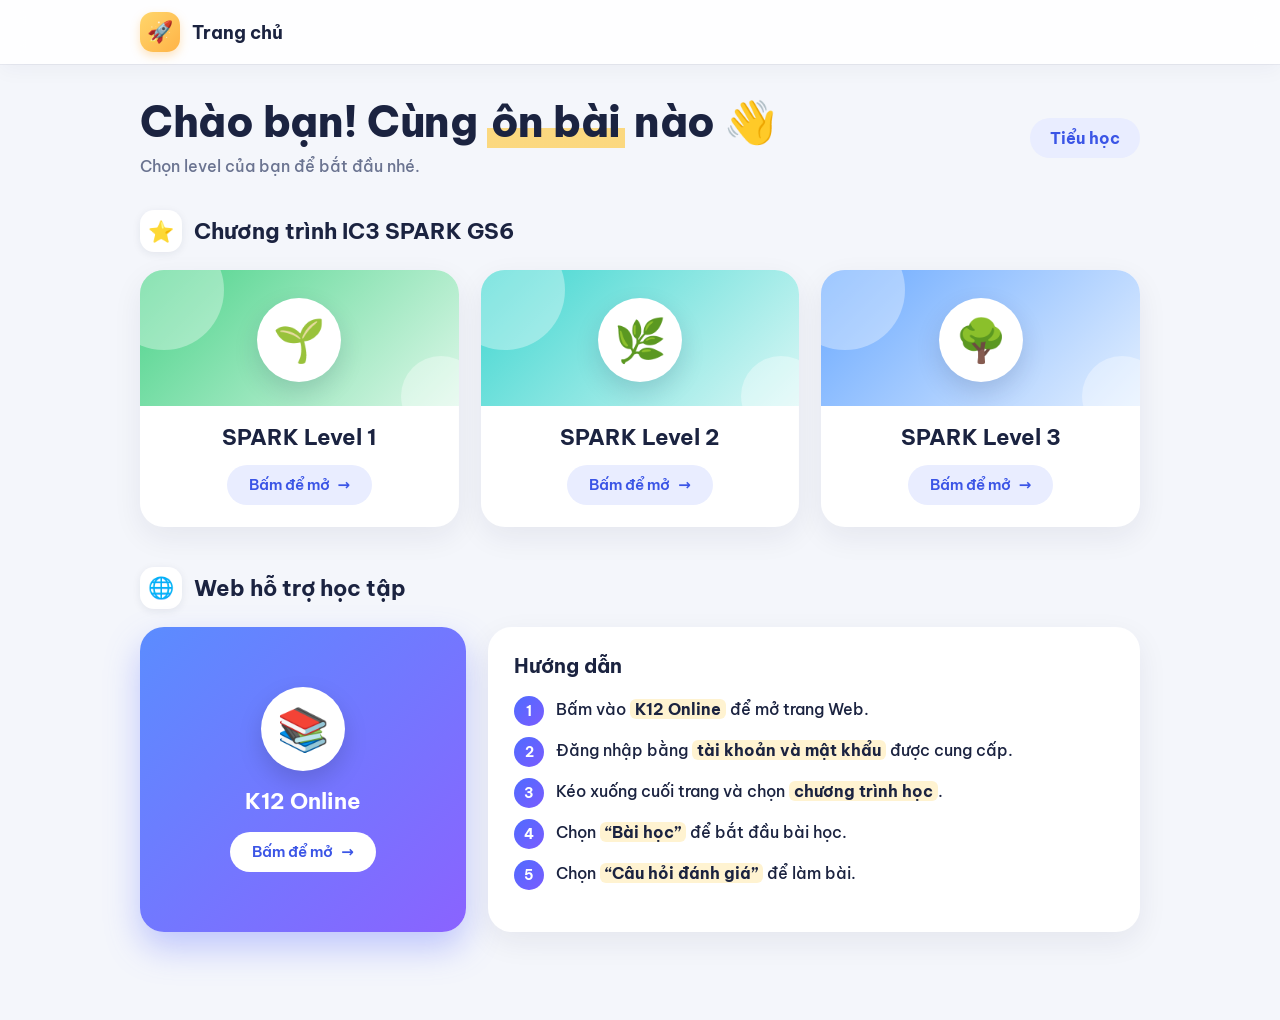
<file: index.html>
<!DOCTYPE html>
<html lang="vi">
<head>
<meta charset="utf-8">
<meta name="viewport" content="width=device-width,initial-scale=1">
<title>Trang chủ</title>
<link rel="preconnect" href="https://fonts.googleapis.com">
<link rel="preconnect" href="https://fonts.gstatic.com" crossorigin>
<link href="https://fonts.googleapis.com/css2?family=Be+Vietnam+Pro:wght@400;500;600;700;800&display=swap" rel="stylesheet">
<link rel="stylesheet" href="index.css?v=1">
</head>
<body>
<div class="topbar"><div class="wrap"><a href="#/"><span id="siteIcon"></span><span id="siteTitle"></span></a></div></div>
<main class="wrap" id="app"><div class="empty">Đang tải…</div></main>
<script>
const esc=s=>String(s??'').replace(/[&<>"']/g,c=>({'&':'&amp;','<':'&lt;','>':'&gt;','"':'&quot;',"'":'&#39;'}[c]));
const safeUrl=u=>/^(https?:\/\/|quiz\.html\?|flashcard\.html\?)/i.test(u||'')?u:'';
const md=s=>esc(s).replace(/\*\*(.+?)\*\*/g,'<b>$1</b>');
let D,cur=0;

function render(){
  document.getElementById('siteIcon').textContent=D.siteIcon||'';
  document.getElementById('siteTitle').textContent=D.siteTitle||'';
  document.title=D.siteTitle||'Trang chủ';
  const groups=D.groups||[], g=groups[cur]||{programs:[]};

  let h=`<section class="hero"><div><h1>Chào bạn! Cùng <mark>ôn bài</mark> nào 👋</h1><p>Chọn level của bạn để bắt đầu nhé.</p></div>`;
  if(groups.length>1) h+=`<div class="tabs" role="group" aria-label="Chọn cấp học">${groups.map((x,j)=>`<button class="tab" data-g="${j}" aria-pressed="${j===cur}">${esc(x.name)}</button>`).join('')}</div>`;
  else if(groups.length===1) h+=`<span class="badge-group">${esc(g.name)}</span>`;
  h+=`</section>`;

  const progs=g.programs||[];
  progs.forEach((p,i)=>{
    h+=`<section class="prog"><div class="sec-head"><h2><span class="sico">${esc(p.icon)}</span>${esc(p.title)}</h2></div><div class="levels">`;
    h+=(p.levels||[]).map((l,li)=>{
      return `<a class="level ${esc(l.color)}" href="#/${cur}/${i}/${li}">
        <div class="top"><div class="ico">${esc(l.icon)}</div></div>
        <div class="body"><h3>${esc(l.name)}</h3><span class="go">Bấm để mở <i>→</i></span></div></a>`;
    }).join('')+`</div></section>`;
  });
  if(!progs.length&&groups.length) h+=`<div class="empty">Chưa có chương trình nào.</div>`;

  // ---- Web hỗ trợ học tập (K12 Online) ----
  const sp=D.support;
  if(sp&&(sp.cardName||(sp.steps||[]).length)){
    const url=safeUrl(sp.cardUrl), vid=safeUrl(sp.videoUrl);
    const card=`<${url?'a':'div'} class="k12"${url?` href="${esc(url)}" target="_blank" rel="noopener noreferrer" referrerpolicy="no-referrer"`:''}>
        <div class="ico">${esc(sp.cardIcon||'📚')}</div><b>${esc(sp.cardName)}</b>
        ${url?'<span class="go">Bấm để mở <i>→</i></span>':''}</${url?'a':'div'}>`;
    const steps=(sp.steps||[]).map(t=>`<li><span>${md(t)}</span></li>`).join('');
    const pw=sp.password?`<div class="pw"><span>${esc(sp.passwordLabel||'Mật khẩu:')}</span><code id="pwText">${esc(sp.password)}</code><button class="copy" id="pwCopy" type="button">Sao chép</button></div>`:'';
    const video=vid?`<div class="vid"><a href="${esc(vid)}" target="_blank" rel="noopener">▶ ${esc(sp.videoText||'Xem video hướng dẫn')}</a></div>`:'';
    h+=`<section class="prog"><div class="sec-head"><h2><span class="sico">${esc(sp.icon||'🌐')}</span>${esc(sp.title||'Web hỗ trợ học tập')}</h2></div>
      <div class="support">${card}<div class="guide"><h3>${esc(sp.guideTitle||'Hướng dẫn')}</h3><ol>${steps}</ol>${pw}${video}</div></div></section>`;
  }

  document.getElementById('app').innerHTML=h;

  const cb=document.getElementById('pwCopy');
  if(cb) cb.onclick=()=>{
    const t=document.getElementById('pwText').textContent;
    const done=()=>{cb.textContent='Đã chép ✓';setTimeout(()=>cb.textContent='Sao chép',1500)};
    if(navigator.clipboard&&navigator.clipboard.writeText) navigator.clipboard.writeText(t).then(done,done);
    else{const r=document.createRange();r.selectNodeContents(document.getElementById('pwText'));const se=getSelection();se.removeAllRanges();se.addRange(r);try{document.execCommand('copy')}catch(e){}done()}
  };

  document.querySelectorAll('.tab').forEach(b=>b.onclick=()=>{cur=+b.dataset.g;render()});
}

// Dữ liệu cũ (reviews) vẫn đọc được: chuyển thành 1 chủ đề không tên
const legacy=l=>(l.reviews&&l.reviews.length)?[{title:'',lessons:l.reviews.map((r,n)=>({nums:String(n+1),name:r.name,lessonUrl:'',reviewUrl:r.url}))}]:[];
const btn=(u,cls,label,back)=>{u=safeUrl(u);if(u&&back&&/^quiz\.html\?/i.test(u))u+='&b='+back;return u?`<a class="lb ${cls}" href="${esc(u)}"${/^https?:/i.test(u)?' target="_blank" rel="noopener"':''}>${label}</a>`:`<span class="lb off">${label}</span>`};
function renderReview(gi,pi,li){
  const l=(((D.groups[gi]||{}).programs||[])[pi]||{}).levels?.[li];
  if(!l){location.hash='#/';return}
  const topics=l.topics||legacy(l),doc=safeUrl(l.docUrl),col=esc(l.color||'blue');
  const rows=t=>(t.lessons||[]).map(s=>`<div class="lrow"><span class="lnum">${esc(s.nums)}</span><span class="lname">${esc(s.name)}</span><div class="lbtns">${btn(s.lessonUrl,'les','Thẻ ghi nhớ')}${btn(s.reviewUrl,'rev','Ôn tập',gi+'/'+pi+'/'+li)}</div></div>`).join('')||'<div class="empty">Chưa có bài nào.</div>';
  document.getElementById('app').innerHTML=`<div class="navrow"><a class="back" href="#/">← Quay lại</a>${doc?`<a class="back" href="${esc(doc)}" target="_blank" rel="noopener">📄 Tài liệu</a>`:''}</div>
    <div class="banner ${col}"><div class="bmain"><div class="ico">${esc(l.icon||'📝')}</div><h1>${esc(l.reviewTitle||l.name)}</h1></div></div>`
  +(topics.length?topics.map(t=>`<section class="topic">${t.title?`<h2>${esc(t.title)}</h2>`:''}<div class="lrows ${col}">${rows(t)}</div></section>`).join(''):'<div class="empty">Chưa có bài nào.</div>');
}

function setBrand(){
  document.getElementById('siteIcon').textContent=D.siteIcon||'';
  document.getElementById('siteTitle').textContent=D.siteTitle||'';
  document.title=D.siteTitle||'Trang chủ';
}
function route(){
  setBrand();
  const m=location.hash.match(/^#\/(\d+)\/(\d+)\/(\d+)$/);
  if(m){cur=+m[1];renderReview(+m[1],+m[2],+m[3])}else render();
  window.scrollTo(0,0);
}
window.addEventListener('hashchange',()=>D&&route());
const sc=document.createElement('script');
sc.src='data.js?v='+Date.now();
sc.onload=()=>{D=window.SITE_DATA;route()};
sc.onerror=()=>document.getElementById('app').innerHTML='<div class="empty">Không tải được dữ liệu (data.js).</div>';
document.body.appendChild(sc);
</script>
</body>
</html>
</file>
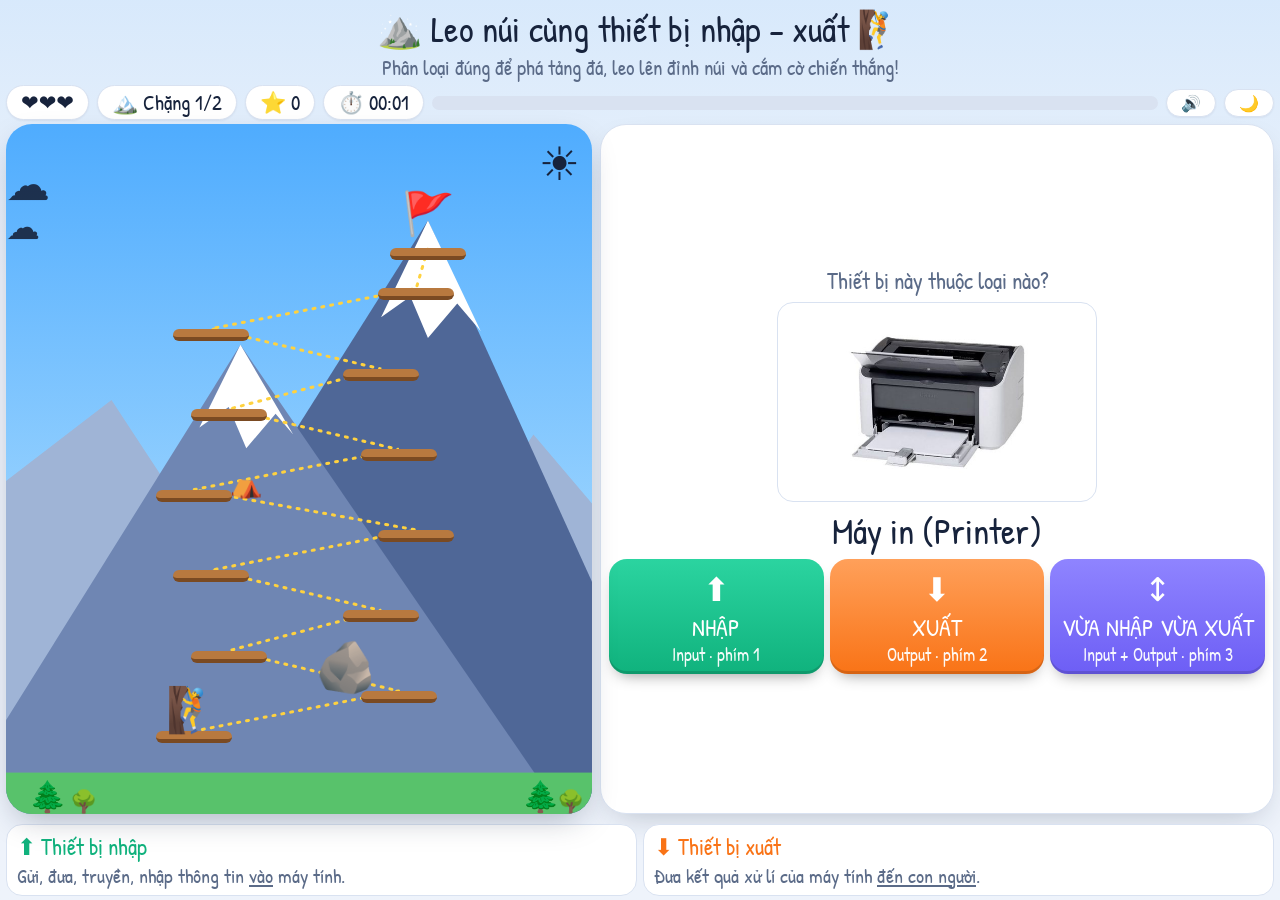
<file: climbing.html>
<!DOCTYPE html>
<html lang="vi">
<head>
<meta charset="UTF-8">
<meta name="viewport" content="width=device-width, initial-scale=1, viewport-fit=cover">
<link rel="preconnect" href="https://fonts.googleapis.com">
<link rel="preconnect" href="https://fonts.gstatic.com" crossorigin>
<link href="https://fonts.googleapis.com/css2?family=Patrick+Hand&display=swap&subset=vietnamese" rel="stylesheet">
<title>Leo núi cùng thiết bị nhập – xuất</title>
<style>
:root{--bg:#eef3fb;--card:#ffffff;--tx:#17233c;--mu:#5b6b88;--bd:#17233c;--line:#d9e2f1;--in:#10b27d;--out:#f97316;--both:#6d5ef5;--s1:#4facfe;--s2:#c9ecff;--m1:#9fb4d6;--m2:#6f86b3;--m3:#4f6797;--snow:#fff;--gr:#58c26b;
box-sizing:border-box;padding-top:env(safe-area-inset-top,0px);padding-bottom:env(safe-area-inset-bottom,0px)}
@media (prefers-color-scheme:dark){:root:not([data-theme="light"]){--bg:#0f1729;--card:#18223a;--tx:#eaf0ff;--mu:#9fb0d3;--bd:#0b1020;--line:#2a3757;--s1:#1b2a66;--s2:#5a4a9c;--m1:#5d6a9c;--m2:#43508a;--m3:#2f3a6e;--snow:#e6ecff;--gr:#2f8f4e;color-scheme:dark}}
:root[data-theme="dark"]{--bg:#0f1729;--card:#18223a;--tx:#eaf0ff;--mu:#9fb0d3;--bd:#0b1020;--line:#2a3757;--s1:#1b2a66;--s2:#5a4a9c;--m1:#5d6a9c;--m2:#43508a;--m3:#2f3a6e;--snow:#e6ecff;--gr:#2f8f4e;color-scheme:dark}
*{box-sizing:border-box}
html,body{margin:0}
body{background:var(--bg);color:var(--tx);font-family:"Patrick Hand","Comic Sans MS","Trebuchet MS",system-ui,sans-serif;min-height:100vh;overflow-x:hidden}
.wrap{max-width:none;margin:0 auto;padding:4px 6px;display:flex;flex-direction:column;height:max(560px,calc(100vh - env(safe-area-inset-top,0px) - env(safe-area-inset-bottom,0px)))}
@supports(height:100dvh){.wrap{height:max(560px,calc(100dvh - env(safe-area-inset-top,0px) - env(safe-area-inset-bottom,0px)))}}
.main{display:grid;grid-template-columns:minmax(0,1fr) minmax(0,1.15fr);gap:8px;align-items:stretch;grid-template-rows:minmax(0,1fr);flex:1 1 0;min-height:0;margin-bottom:4px}
.main .scene{height:100%}
.main .card{margin-top:0;height:100%;min-height:0;overflow:hidden;display:flex;flex-direction:column;justify-content:center}
@media(max-width:820px){.main{grid-template-columns:1fr;grid-template-rows:none;gap:0;margin-bottom:0}.main .scene{height:340px}.main .card{margin-top:8px;height:auto;overflow:visible}}
h1{font-size:2.28rem;margin:0;text-align:center;letter-spacing:.5px}
h1 span{display:inline-block;animation:bob 2s ease-in-out infinite}
.sub{text-align:center;color:var(--mu);margin:0 0 3px;font-size:1.32rem}
.hud{display:flex;gap:8px;flex-wrap:wrap;justify-content:space-between;align-items:center;margin-bottom:4px}
.pill{background:var(--card);border:3px solid var(--bd);border-radius:99px;padding:1px 12px;font-weight:800;font-size:1.32rem;box-shadow:0 3px 0 var(--bd)}
.meter{flex:1;min-width:120px;height:20px;border:3px solid var(--bd);border-radius:99px;background:var(--card);overflow:hidden;box-shadow:0 3px 0 var(--bd)}
.meter i{display:block;height:100%;width:0;background:linear-gradient(90deg,#ffd23f,#ff7a2f);transition:width .7s}
.snd{cursor:pointer;font:inherit}
.scene{position:relative;height:400px;border-radius:22px;overflow:hidden;border:4px solid var(--bd);box-shadow:0 6px 0 var(--bd);background:linear-gradient(var(--s1),var(--s2))}
.scene.shake{animation:shake .5s}
.scene svg{position:absolute;inset:0;width:100%;height:100%}
.cloud{position:absolute;font-size:44px;opacity:.9;animation:drift linear infinite}
.sun{position:absolute;right:12px;top:8px;font-size:46px;animation:spin 20s linear infinite}
.sp{position:absolute;line-height:1;transform:translate(-50%,-100%);transition:left .8s cubic-bezier(.3,1.4,.5,1),top .8s cubic-bezier(.3,1.4,.5,1),transform .5s,opacity .5s;z-index:3}
.ledge{position:absolute;width:76px;height:12px;border-radius:8px;background:#b8793f;border-bottom:4px solid #7a4a22;transform:translate(-50%,0);z-index:1}
.tree{position:absolute;font-size:30px;bottom:-2px;z-index:2}
#climber{font-size:44px}
#climber.up{animation:hop .8s}
#boulder{font-size:50px;animation:bob 1.5s ease-in-out infinite}
#boulder.gone{transform:translate(-50%,-100%) scale(.1) rotate(300deg);opacity:0}
#flag{font-size:42px;animation:wave 1s ease-in-out infinite alternate}
.pt{position:absolute;z-index:5;font-size:22px;pointer-events:none;animation:burst .9s ease-out forwards}
.cf{position:fixed;top:-30px;z-index:50;font-size:24px;pointer-events:none;animation:fall 3s linear forwards}
.combo{position:absolute;left:10px;top:10px;z-index:6;background:#ff7a2f;color:#fff;font-weight:900;border:3px solid var(--bd);border-radius:14px;padding:2px 12px;font-size:1.56rem;display:none;animation:pop .4s}
.card{background:var(--card);border:4px solid var(--bd);border-radius:22px;padding:6px 8px;margin-top:8px;text-align:center;box-shadow:0 6px 0 var(--bd)}
.hint{color:var(--mu);font-weight:700;margin-bottom:2px;font-size:1.44rem}
.dev{font-size:76px;line-height:1.1;animation:pop .5s,bob 2.2s .5s ease-in-out infinite}
.devname{font-size:2.28rem;font-weight:900;margin:0 0 4px}
.btns{display:grid;grid-template-columns:repeat(3,1fr);gap:6px}
.card.done .btns,.card.done .grid{display:none}
button.a{font:inherit;cursor:pointer;color:#fff;font-weight:900;font-size:1.50rem;border:3px solid var(--bd);border-radius:16px;padding:8px 4px;box-shadow:0 5px 0 var(--bd);transition:transform .1s,box-shadow .1s;text-shadow:0 2px 0 rgba(0,0,0,.25)}
button.a:active:not(:disabled){transform:translateY(4px);box-shadow:0 1px 0 var(--bd)}
button.a small{display:block;font-weight:700;font-size:1.10rem;opacity:.95}
button.a b{display:block;font-size:2.04rem}
button:disabled{opacity:.5;cursor:default}
.b-in{background:var(--in)}.b-out{background:var(--out)}.b-both{background:var(--both)}
.fb{margin-top:4px;padding:6px 8px;font-size:1.32rem;border-radius:14px;text-align:left;border:3px solid var(--bd);display:none;animation:pop .3s}
.fb.ok{display:block;background:#c9f7d9;color:#0d3b22}
.fb.no{display:block;background:#ffd6d6;color:#4a1010}
.next{display:none;width:100%;margin-top:4px;background:#2f7bff}
.guide{display:grid;grid-template-columns:repeat(2,1fr);gap:6px;margin-top:6px;font-size:1.26rem;color:var(--mu)}
.guide div{background:var(--card);border:3px solid var(--bd);border-radius:14px;padding:6px 10px}
.guide b{display:block;font-size:1.44rem}
.end .dev{font-size:90px}
.scene.s2{background:linear-gradient(#ff8a5c,#ffe3a6)}
.grid{display:grid;grid-template-columns:repeat(3,1fr);gap:6px;margin:3px 0 4px;flex:1 1 0;min-height:0;grid-template-rows:repeat(2,minmax(0,1fr))}
.opt{font:inherit;cursor:pointer;background:var(--card);color:var(--tx);border:3px solid var(--bd);border-radius:14px;padding:6px 6px;font-weight:800;font-size:1.32rem;display:flex;flex-direction:column;min-height:0;box-shadow:0 4px 0 var(--bd);transition:transform .1s}
.tile{display:flex;align-items:center;justify-content:center;background:#fff;border:3px solid var(--bd);border-radius:18px;overflow:hidden;min-width:0}
.tile img{max-width:100%;max-height:100%;object-fit:contain;display:block}
.big{width:min(100%,320px);flex:1 1 0;min-height:56px;max-height:200px;margin:4px auto;padding:8px;font-size:clamp(44px,11vh,100px);line-height:1;animation:pop .5s}
.sm{flex:1 1 0;min-height:28px;margin-bottom:4px;padding:4px;font-size:2.2rem;line-height:1;border-width:2px;border-radius:10px}
.opt:hover:not(:disabled){transform:translateY(-2px)}
.opt:disabled{opacity:1;cursor:default}
.opt.sel{background:#e4d9ff;color:#2a2140;border-color:var(--both);box-shadow:0 4px 0 var(--both);transform:translateY(-2px)}
.opt.good{background:#c9f7d9;color:#0d3b22}.opt.bad{background:#ffd6d6;color:#4a1010}.opt.miss{background:#fff3c4;color:#4a3a00;border-style:dashed}
@media(max-width:820px){.wrap{height:auto;display:block}.big{flex:none;height:150px;font-size:90px}.sm{flex:none;height:64px}.grid{flex:none;grid-template-rows:none}}
@media(max-width:480px){.sm{height:54px}.big{height:140px;font-size:80px}}
@keyframes bob{50%{transform:translateY(-6px)}}
#boulder{animation-name:wob}
@keyframes wob{50%{margin-top:-5px}}
@keyframes hop{50%{margin-top:-26px}}
@keyframes wave{to{transform:translate(-50%,-100%) rotate(8deg)}}
@keyframes drift{from{left:-80px}to{left:110%}}
@keyframes spin{to{transform:rotate(360deg)}}
@keyframes shake{20%{transform:translate(-8px,4px)}40%{transform:translate(8px,-4px)}60%{transform:translate(-6px,2px)}80%{transform:translate(6px,0)}}
@keyframes pop{0%{transform:scale(.3);opacity:0}70%{transform:scale(1.15)}100%{transform:scale(1);opacity:1}}
@keyframes burst{to{transform:translate(var(--dx),var(--dy)) scale(1.6);opacity:0}}
@keyframes fall{to{transform:translateY(110vh) rotate(720deg)}}
@media(max-width:480px){.scene,.main .scene{height:300px}.dev{font-size:60px}h1{font-size:1.92rem}}
@media(prefers-reduced-motion:reduce){*{animation-duration:.01s!important}}
/* ===== modern theme ===== */
body{background:var(--bg);background:linear-gradient(180deg,color-mix(in srgb,var(--s1) 14%,var(--bg)),var(--bg) 280px) fixed}
h1{font-weight:400;letter-spacing:.2px}
.pill{border:1px solid var(--line);box-shadow:0 1px 2px rgba(23,35,60,.06);font-weight:400;padding:2px 14px}
.meter{border:0;height:14px;background:var(--line);box-shadow:none}
.meter i{background:linear-gradient(90deg,#22d3a5,#4facfe)}
.scene{border:0;border-radius:26px;box-shadow:0 12px 32px -10px rgba(23,35,60,.35)}
.combo{border:0;border-radius:99px;font-weight:400;background:linear-gradient(135deg,#ff9a3d,#f97316);box-shadow:0 6px 14px -4px rgba(249,115,22,.5)}
.card{border:1px solid var(--line);border-radius:26px;box-shadow:0 12px 32px -14px rgba(23,35,60,.3)}
.hint,.devname,button.a small,button.a b,.guide b{font-weight:400}
button.a{border:0;border-radius:18px;font-weight:400;text-shadow:none;box-shadow:0 8px 16px -8px rgba(0,0,0,.45),inset 0 -3px 0 rgba(0,0,0,.14);transition:transform .12s,box-shadow .12s,filter .12s}
button.a:hover:not(:disabled){filter:brightness(1.06);transform:translateY(-1px)}
button.a:active:not(:disabled){transform:translateY(1px);box-shadow:0 2px 6px -2px rgba(0,0,0,.4),inset 0 -1px 0 rgba(0,0,0,.14)}
.b-in{background:linear-gradient(180deg,#2bd4a0,var(--in))}
.b-out{background:linear-gradient(180deg,#ffa05a,var(--out))}
.b-both{background:linear-gradient(180deg,#8f84ff,var(--both))}
.next{background:linear-gradient(180deg,#5b9bff,#2f7bff)}
.fb{border:1px solid transparent;border-radius:16px}
.fb.ok{background:#dcf8ea;border-color:#a7e8c8}
.fb.no{background:#ffe3e3;border-color:#ffc2c2}
.guide div{border:1px solid var(--line);border-radius:16px}
.opt{border:1.5px solid var(--line);border-radius:18px;font-weight:400;box-shadow:0 2px 0 var(--line);transition:transform .12s,box-shadow .12s,border-color .12s}
.opt:hover:not(:disabled){transform:translateY(-2px);box-shadow:0 8px 16px -8px rgba(23,35,60,.35);border-color:var(--both)}
.opt.sel{background:color-mix(in srgb,var(--both) 14%,var(--card));color:var(--tx);border-color:var(--both);box-shadow:0 0 0 3px color-mix(in srgb,var(--both) 25%,transparent);transform:translateY(-2px)}
.opt.good{border-color:#34c38f}
.opt.bad{border-color:#f08a8a}
.opt.miss{border-color:#e0b93a}
.tile{border:1px solid var(--line);border-radius:16px}
.sm{border-width:1.5px;border-radius:12px}
button:focus-visible{outline:3px solid var(--both);outline-offset:2px}
</style>
<script>var t="light";try{t=localStorage.getItem("theme")||"light"}catch(e){}document.documentElement.setAttribute("data-theme",t)</script>
</head>
<body>
<div class="wrap">
  <h1><span>⛰️</span> Leo núi cùng thiết bị nhập – xuất <span>🧗</span></h1>
  <p class="sub">Phân loại đúng để phá tảng đá, leo lên đỉnh núi và cắm cờ chiến thắng!</p>
  <div class="hud">
    <span class="pill" id="lives"></span>
    <span class="pill" id="stg">🏔️ Chặng 1/2</span><span class="pill" id="score">⭐ 0</span><span class="pill" id="tm">⏱️ 00:00</span>
    <div class="meter" title="Độ cao"><i id="mt"></i></div>
    <span class="pill snd" id="snd" onclick="toggleSnd()">🔊</span>
    <span class="pill snd" id="thm" onclick="toggleTheme()" role="button" tabindex="0" aria-label="Đổi giao diện sáng/tối">🌙</span>
  </div>
  <div class="main">
  <div class="scene" id="scene">
    <div class="sun">☀️</div>
    <div class="cloud" style="top:30px;animation-duration:38s">☁️</div>
    <div class="cloud" style="top:80px;animation-duration:55s;animation-delay:-20s;font-size:34px">☁️</div>
    <svg viewBox="0 0 100 100" preserveAspectRatio="none" aria-hidden="true">
      <polygon points="-5,100 -5,55 18,40 35,62 50,48 70,70 90,45 105,60 105,100" fill="var(--m1)"/>
      <polygon points="8,100 72,14 118,100" fill="var(--m3)"/>
      <polygon points="-10,100 40,32 95,100" fill="var(--m2)"/>
      <polygon points="40,32 33,44 38,41 41,47 46,42 49,45" fill="var(--snow)"/>
      <polygon points="72,14 64,28 69,25 72,31 77,26 81,30" fill="var(--snow)"/>
      <polyline id="path" fill="none" stroke="#ffd23f" stroke-width="3" stroke-dasharray="2 7" vector-effect="non-scaling-stroke" stroke-linecap="round"/>
      <rect x="0" y="94" width="100" height="6" fill="var(--gr)"/>
    </svg>
    <div id="ledges"></div>
    <span class="tree" style="left:4%">🌲</span><span class="tree" style="left:11%;font-size:22px">🌳</span><span class="tree" style="left:88%">🌲</span><span class="tree" style="left:94%;font-size:22px">🌳</span>
    <div class="combo" id="combo"></div>
    <div class="sp" id="flag">🚩</div>
    <div class="sp" id="boulder">🪨</div>
    <div class="sp" id="climber">🧗</div>
  </div>
  <div class="card" id="card"></div>
  </div>
  <div class="guide">
    <div><b style="color:var(--in)">⬆️ Thiết bị nhập</b>Gửi, đưa, truyền, nhập thông tin <u>vào</u> máy tính.</div>
    <div><b style="color:var(--out)">⬇️ Thiết bị xuất</b>Đưa kết quả xử lí của máy tính <u>đến con người</u>.</div>
  </div>
</div>
<script>
let STEPS=8,stage=1;const LIVES=3;
const T={in:"Thiết bị nhập",out:"Thiết bị xuất",both:"Vừa nhập vừa xuất"};
const IMG={"Micro":"[data-uri]","Loa":"[data-uri]","Màn hình": "[data-uri]", "Chuột": "[data-uri]", "Bàn phím": "[data-uri]", "Máy in": "[data-uri]", "Máy quét (Scanner)": "[data-uri]", "Webcam": "[data-uri]", "Tai nghe (Headphone)": "[data-uri]", "Headset": "[data-uri]", "Màn hình cảm ứng": "[data-uri]", "Máy chiếu": "[data-uri]"};
const vis=(d,k)=>{const s=IMG[d[1]];return `<span class="tile ${k}">${s?`<img src="${s}" alt="${d[1]}">`:d[0]}</span>`};
const EN={"Bàn phím":"Keyboard","Chuột":"Mouse","Micro":"Microphone","Màn hình":"Monitor","Máy in":"Printer","Loa":"Speaker","Máy chiếu":"Projector","Màn hình cảm ứng":"Touchscreen"};
const nm=d=>EN[d[1]]?d[1]+" ("+EN[d[1]]+")":d[1];
const D=[
 ["⌨️","Bàn phím","in","Bàn phím giúp em nhập chữ, số vào máy tính."],
 ["🖱️","Chuột","in","Chuột giúp em chỉ, bấm, chọn – gửi lệnh vào máy tính."],
 ["🎤","Micro","in","Micro thu giọng nói của em đưa vào máy tính."],
 ["📷","Webcam","in","Webcam thu hình ảnh, truyền vào máy tính."],
 ["🧾","Máy quét (Scanner)","in","Máy quét đưa hình ảnh, tài liệu giấy vào máy tính."],
 ["🖥️","Màn hình","out","Màn hình hiển thị kết quả xử lí đến với em."],
 ["🖨️","Máy in","out","Máy in đưa kết quả ra giấy cho em."],
 ["🔊","Loa","out","Loa phát âm thanh từ máy tính đến tai em."],
 ["🎧","Tai nghe (Headphone)","out","Headphone chỉ phát âm thanh ra, không thu tiếng nói."],
 ["📽️","Máy chiếu","out","Máy chiếu phóng kết quả lên màn chiếu cho mọi người xem."],
 ["🎧🎤","Headset","both","Headset = Headphone (xuất) + Micro (nhập) nên vừa nhập vừa xuất."],
 ["📱","Màn hình cảm ứng","both","Vừa hiển thị (xuất) vừa nhận thao tác chạm của em (nhập)."]
];
const $=id=>document.getElementById(id);
let queue,pos,lives,cur,locked,score,streak,snd=true,ac;
let t0=0,tAcc=0,tId=0;
const fmt=ms=>{const s=Math.floor(ms/1000);return String(s/60|0).padStart(2,"0")+":"+String(s%60).padStart(2,"0")};
function tShow(){$("tm").textContent="⏱️ "+fmt(tAcc+(tId?Date.now()-t0:0))}
function tStart(){clearInterval(tId);t0=Date.now();tId=setInterval(tShow,250);tShow()}
function tStop(){if(!tId)return;clearInterval(tId);tAcc+=Date.now()-t0;tId=0;tShow()}
const shuffle=a=>{a=a.slice();for(let i=a.length-1;i>0;i--){const j=Math.random()*(i+1)|0;[a[i],a[j]]=[a[j],a[i]]}return a};
const N=12;const P=i=>({x:i===N?72:(i%2?64:32)+(i%3)*3,y:88-i*(70/N)});
function place(el,i,dx=0,dy=0){const p=P(i);el.style.left=(p.x+dx)+"%";el.style.top=(p.y+dy)+"%"}
function build(){
  let s="",l="";
  for(let i=0;i<=N;i++){const p=P(i);s+=p.x+","+p.y+" ";if(i===N/2)l+=`<div class="sp" style="left:${p.x+9}%;top:${p.y+1}%;font-size:26px;transition:none">⛺</div>`;l+=`<div class="ledge" style="left:${p.x}%;top:${p.y}%"></div>`}
  $("path").setAttribute("points",s);$("ledges").innerHTML=l;
}
function tone(f,d,t="square",v=.08,at=0){if(!snd)return;try{ac=ac||new (window.AudioContext||window.webkitAudioContext)();const o=ac.createOscillator(),g=ac.createGain();o.type=t;o.frequency.value=f;g.gain.value=v;o.connect(g);g.connect(ac.destination);const n=ac.currentTime+at;o.start(n);g.gain.exponentialRampToValueAtTime(.001,n+d);o.stop(n+d)}catch(e){}}
const sfx={ok:()=>[523,659,784].forEach((f,i)=>tone(f,.15,"triangle",.1,i*.09)),no:()=>[300,220,150].forEach((f,i)=>tone(f,.2,"sawtooth",.08,i*.1)),win:()=>[523,659,784,1047,784,1047].forEach((f,i)=>tone(f,.2,"triangle",.1,i*.12))};
function toggleSnd(){snd=!snd;$("snd").textContent=snd?"🔊":"🔇"}
function isDark(){const t=document.documentElement.getAttribute("data-theme");return t==="dark"}
function themeIcon(){$("thm").textContent=isDark()?"☀️":"🌙"}
function toggleTheme(){const n=isDark()?"light":"dark";document.documentElement.setAttribute("data-theme",n);try{localStorage.setItem("theme",n)}catch(e){}themeIcon()}
themeIcon();$("thm").addEventListener("keydown",e=>{if(e.key==="Enter"||e.key===" "){e.preventDefault();toggleTheme()}});
function hud(){$("stg").textContent="🏔️ Chặng "+stage+"/2";$("lives").textContent="❤️".repeat(lives)+"🖤".repeat(LIVES-lives);$("score").textContent="⭐ "+score;$("mt").style.width=(pos/N*100)+"%"}
function pull(){if(!queue.length)queue=shuffle(D);return queue.shift()}
function burst(e,list){const sc=$("scene"),b=e.getBoundingClientRect(),r=sc.getBoundingClientRect();
  for(let i=0;i<10;i++){const s=document.createElement("span");s.className="pt";s.textContent=list[i%list.length];
    s.style.left=(b.left-r.left+b.width/2)+"px";s.style.top=(b.top-r.top+b.height/2)+"px";
    s.style.setProperty("--dx",(Math.random()*160-80)+"px");s.style.setProperty("--dy",(Math.random()*-120-10)+"px");sc.appendChild(s);setTimeout(()=>s.remove(),900)}}
function confetti(){for(let i=0;i<45;i++){const s=document.createElement("span");s.className="cf";s.textContent=["🎉","⭐","🎊","✨","🏆"][i%5];s.style.left=Math.random()*100+"vw";s.style.animationDelay=Math.random()*1.2+"s";document.body.appendChild(s);setTimeout(()=>s.remove(),4500)}}
function start(){stage=1;STEPS=N/2;tAcc=0;tStart();$("scene").classList.remove("s2");queue=shuffle(D);pos=0;lives=LIVES;score=0;streak=0;$("combo").style.display="none";build();place($("flag"),N,0,-2);place($("climber"),0);$("climber").textContent="🧗";hud();ask()}
function ask(){
  cur=pull();locked=false;$("card").classList.remove("done");
  const b=$("boulder");b.className="sp";place(b,pos+1,-9,0);$("climber").textContent="🧗";
  $("card").innerHTML=`<div class="hint q">Thiết bị này thuộc loại nào?</div>
  ${vis(cur,"big")}<div class="devname">${nm(cur)}</div>
  <div class="btns">
   <button class="a b-in" onclick="pick('in')"><b>⬆️</b>NHẬP<small>Input · phím 1</small></button>
   <button class="a b-out" onclick="pick('out')"><b>⬇️</b>XUẤT<small>Output · phím 2</small></button>
   <button class="a b-both" onclick="pick('both')"><b>↕️</b>VỪA NHẬP VỪA XUẤT<small>Input + Output · phím 3</small></button>
  </div><div class="fb" id="fb"></div><button class="a next" id="next" onclick="nxt()">Tiếp tục ▶</button>`;
}
function pick(a){
  if(locked)return;locked=true;
  document.querySelectorAll(".btns button").forEach(b=>b.disabled=true);
  const ok=a===cur[2],fb=$("fb"),b=$("boulder"),c=$("climber");
  if(ok){
    sfx.ok();burst(b,["💥","✨","⭐"]);b.classList.add("gone");pos++;streak++;
    const bonus=streak>=2?streak*2:0;score+=10+bonus;
    place(c,pos);c.classList.remove("up");void c.offsetWidth;c.classList.add("up");
    if(streak>=2){const cb=$("combo");cb.style.display="block";cb.textContent="🔥 Combo x"+streak+"!";cb.style.animation="none";void cb.offsetWidth;cb.style.animation=""}
    fb.className="fb ok";fb.innerHTML=`✅ <b>Giỏi quá!</b> ${nm(cur)} là <b>${T[cur[2]]}</b>. ${cur[3]}`;
  }else{
    sfx.no();lives--;streak=0;$("combo").style.display="none";c.textContent="😵";
    const sc=$("scene");sc.classList.remove("shake");void sc.offsetWidth;sc.classList.add("shake");burst(c,["💢","🪨","💫"]);
    if(pos>0){pos--;place(c,pos)}queue.push(cur);
    fb.className="fb no";fb.innerHTML=`❌ <b>Ôi, trượt chân rồi!</b> ${nm(cur)} là <b>${T[cur[2]]}</b>. ${cur[3]}`;
  }
  hud();$("card").classList.add("done");
  const n=$("next");n.style.display="block";
  n.textContent=pos>=STEPS?"🏁 Lên đỉnh rồi!":lives<=0?"Xem kết quả":"Tiếp tục ▶";
  n.focus();
}
function nxt(){if(pos>=STEPS)return stage===1?bridge():finish(true);if(lives<=0)return finish(false);stage===1?ask():ask2()}
function bridge(){tStop();sfx.win();confetti();$("card").innerHTML=`<div class="end"><div class="dev">🎉</div><div class="devname">Hoàn thành Chặng 1!</div><p class="hint">Em đã leo nửa núi (⏱️ ${fmt(tAcc)}) và tới trại nghỉ ⛺! Chặng 2: leo nửa còn lại bằng cách chọn <b>nhiều đáp án</b> cùng lúc!</p><button class="a b-out" style="padding:10px 30px" onclick="start2()">⛰️ Sang Chặng 2</button></div>`}
let sel,its,corr,q2,cur2;
function start2(){stage=2;STEPS=N;pos=N/2;lives=LIVES;streak=0;tStart();q2=shuffle(["in","out","both","in","out","both"]);$("combo").style.display="none";place($("climber"),pos);hud();ask2()}
function ask2(){
  locked=false;$("card").classList.remove("done");sel=new Set();if(!q2.length)q2=shuffle(["in","out","both"]);cur2=q2.shift();const t=cur2;
  const inn=D.filter(d=>d[2]==="in"),out=D.filter(d=>d[2]==="out"),bo=D.filter(d=>d[2]==="both");
  let ok,bad;
  if(t==="both"){ok=bo;bad=[D.find(d=>d[1]==="Micro"),D.find(d=>d[1].startsWith("Tai nghe"))].concat(shuffle(inn.concat(out).filter(d=>d[1]!=="Micro"&&!d[1].startsWith("Tai nghe"))).slice(0,2))}
  else{const k=2+(Math.random()*2|0);ok=shuffle(t==="in"?inn:out).slice(0,k);bad=shuffle(t==="in"?out:inn).slice(0,6-k)}
  its=shuffle(ok.concat(bad));corr=new Set(ok.map(d=>d[1]));
  const lbl={in:"NHẬP",out:"XUẤT",both:"VỪA NHẬP VỪA XUẤT"}[t];
  const b=$("boulder");b.className="sp";place(b,pos+1,-9,0);$("climber").textContent="🧗";
  $("card").innerHTML=`<div class="hint q">🪨 Chặng 2 · Chọn TẤT CẢ thiết bị <b style="color:var(--${t==="both"?"both":t})">${lbl}</b> (có ${ok.length} đáp án đúng)</div>
  <div class="grid">${its.map((d,i)=>`<button class="opt" onclick="tog(${i})">${vis(d,"sm")}${nm(d)}</button>`).join("")}</div>
  <button class="a b-both" id="chk" style="padding:10px 30px" onclick="check2()">✔ Kiểm tra</button>
  <div class="fb" id="fb"></div><button class="a next" id="next" onclick="nxt()">Tiếp tục ▶</button>`;
}
function tog(i){if(locked)return;const n=its[i][1];sel.has(n)?sel.delete(n):sel.add(n);document.querySelectorAll(".opt")[i].classList.toggle("sel",sel.has(n));tone(660,.06,"triangle",.06)}
function check2(){
  if(locked||!sel.size)return;locked=true;
  document.querySelectorAll(".opt").forEach((o,i)=>{const n=its[i][1],c=corr.has(n),s=sel.has(n);o.disabled=true;o.classList.remove("sel");o.classList.add(c&&s?"good":s?"bad":c?"miss":"x")});
  $("chk").style.display="none";
  const ok=sel.size===corr.size&&[...sel].every(n=>corr.has(n));
  const fb=$("fb"),b=$("boulder"),c=$("climber"),list=its.filter(d=>corr.has(d[1])).map(nm).join(", ");
  if(ok){
    sfx.ok();burst(b,["💥","✨","⭐"]);b.classList.add("gone");pos++;streak++;score+=20+(streak>=2?streak*2:0);
    place(c,pos);c.classList.remove("up");void c.offsetWidth;c.classList.add("up");
    if(streak>=2){const cb=$("combo");cb.style.display="block";cb.textContent="🔥 Combo x"+streak+"!"}
    fb.className="fb ok";fb.innerHTML=`✅ <b>Chính xác!</b> Đáp án: ${list}.`;
  }else{
    sfx.no();lives--;streak=0;$("combo").style.display="none";c.textContent="😵";
    const sc=$("scene");sc.classList.remove("shake");void sc.offsetWidth;sc.classList.add("shake");burst(c,["💢","🪨","💫"]);
    if(pos>N/2){pos--;place(c,pos)}q2.push(cur2);
    fb.className="fb no";fb.innerHTML=`❌ <b>Chưa đúng!</b> Đáp án đúng: ${list}.`;
  }
  hud();$("card").classList.add("done");const n=$("next");n.style.display="block";
  n.textContent=pos>=STEPS?"🏁 Lên đỉnh rồi!":lives<=0?"Xem kết quả":"Tiếp tục ▶";
}
function finish(win){tStop();
  if(win){sfx.win();confetti();$("climber").textContent="🥳";place($("climber"),STEPS,0,4)}
  $("card").innerHTML=`<div class="end"><div class="dev">${win?"🏆":"😢"}</div>
  <div class="devname">${win?"Chúc mừng! Em đã chinh phục đỉnh núi!":"Dừng chân ở độ cao "+pos+"/"+N}</div>
  <p class="hint">⭐ Điểm: ${score} · ⏱️ Thời gian leo: ${fmt(tAcc)}<br>${win?"Em phân biệt rất giỏi thiết bị nhập, xuất và vừa nhập vừa xuất!":"Đọc lại bảng ghi nhớ bên dưới rồi leo lại nhé, cố lên!"}</p>
  <button class="a b-both" style="padding:10px 30px" onclick="start()">🔄 Chơi lại</button></div>`;
}
document.addEventListener("keydown",e=>{if(locked||stage!==1)return;const k={1:"in",2:"out",3:"both"}[e.key];if(k)pick(k)});
start();
</script>
</body>
</html>
</file>
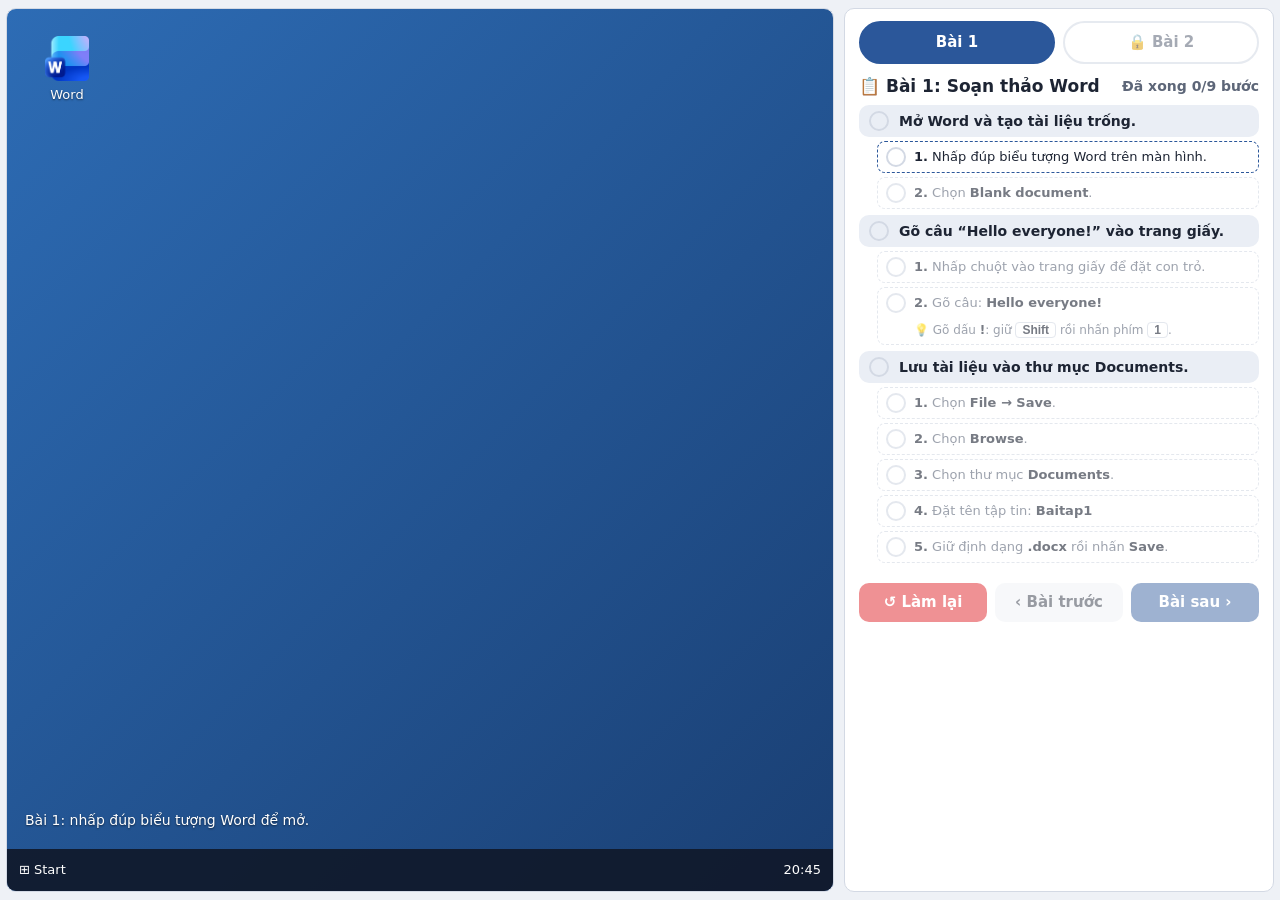
<file: file_folder.html>
<!DOCTYPE html>
<html lang="vi">
<head>
<meta charset="utf-8">
<meta name="viewport" content="width=device-width, initial-scale=1, viewport-fit=cover">
<title>Bài thực hành 1 + 2: Word và tạo thư mục</title>
<link rel="icon" href="data:image/svg+xml,<svg xmlns='http://www.w3.org/2000/svg' viewBox='0 0 100 100'><text y='.9em' font-size='90'>🖥️</text></svg>">
<style>
:root{--bg:#eef1f6;--panel:#fff;--ink:#1d2433;--mute:#5d6678;--line:#d3d9e4;--word:#2b579a;--ok:#1b7f3b;--okbg:#e4f5ea;--warn:#a15c00;--page:#fff;--pageink:#111;--desk1:#2d6cb5;--desk2:#1a3f73;--acc:#0067c0;--sel:#cce8ff;
box-sizing:border-box;padding-top:env(safe-area-inset-top,0px);padding-bottom:env(safe-area-inset-bottom,0px)}
@media (prefers-color-scheme:dark){:root:not([data-theme="light"]){--bg:#12151c;--panel:#1c212c;--ink:#e8ebf2;--mute:#9aa3b5;--line:#343c4d;--word:#6f9bea;--ok:#5fd186;--okbg:#17301f;--warn:#f0b35a;--page:#262c38;--pageink:#f2f4f8;--desk1:#1c3d6e;--desk2:#0c1c38;--acc:#6aa9ff;--sel:#2b3f5c;color-scheme:dark}}
:root[data-theme="dark"]{--bg:#12151c;--panel:#1c212c;--ink:#e8ebf2;--mute:#9aa3b5;--line:#343c4d;--word:#6f9bea;--ok:#5fd186;--okbg:#17301f;--warn:#f0b35a;--page:#262c38;--pageink:#f2f4f8;--desk1:#1c3d6e;--desk2:#0c1c38;--acc:#6aa9ff;--sel:#2b3f5c;color-scheme:dark}
*{box-sizing:border-box}
html,body{margin:0}
body{background:var(--bg);color:var(--ink);font:15px/1.5 "Segoe UI",system-ui,-apple-system,Arial,sans-serif}
.app{display:grid;grid-template-columns:minmax(0,1fr) 430px;gap:12px;max-width:none;margin:0;padding:10px 6px}
@media (max-width:860px){.app{grid-template-columns:1fr}.task{order:-1}}
.sim{position:relative;min-height:540px;border:1px solid var(--line);border-radius:10px;overflow:hidden;background:linear-gradient(135deg,var(--desk1),var(--desk2))}
.task{background:var(--panel);border:1px solid var(--line);border-radius:10px;padding:16px;align-self:stretch}
.task h2{margin:0 0 8px;font-size:17px}
.task ol{margin:8px 0 12px;padding-left:20px;color:var(--mute);font-size:14px}
.task ol li{margin-bottom:4px}
.task b,.task strong{color:var(--ink)}
label.nm{display:block;font-weight:600;font-size:14px;margin-bottom:4px}
input[type=text]{width:100%;padding:7px 9px;border:1px solid var(--line);border-radius:5px;background:var(--page);color:var(--pageink);font:inherit}
table{width:100%;border-collapse:collapse;margin-top:12px;font-size:14px}
th{background:var(--word);color:#fff;text-align:left;padding:6px 8px;font-weight:600}
th:last-child,td:last-child{width:62px;text-align:center}
td{padding:7px 8px;border-bottom:1px solid var(--line)}
tr.ok td{background:var(--okbg)}
tr.ok td:last-child{color:var(--ok);font-weight:700}
.res{margin-top:12px;font-weight:700}
.res.done{color:var(--ok)}
button{font:inherit;cursor:pointer}
.reset{margin-top:12px;padding:6px 12px;border:1px solid var(--line);background:transparent;color:var(--ink);border-radius:5px}
.msg{margin-top:10px;font-size:14px;color:var(--warn);min-height:21px}
.msg.good{color:var(--ok)}
.th{display:flex;justify-content:space-between;align-items:center;margin-bottom:10px;gap:8px}.th h2{margin:0}.th span{color:var(--mute);font-weight:600;font-size:14px;white-space:nowrap}
.tk{margin-bottom:12px}
.tk .m{display:flex;gap:10px;align-items:center;padding:10px 12px;border-radius:10px;background:color-mix(in srgb,var(--word) 10%,var(--panel));font-size:15px;font-weight:600;line-height:1.35}
.c{flex:none;width:24px;height:24px;border-radius:50%;border:2px solid var(--line);display:grid;place-items:center;color:#fff;font-size:14px;font-weight:700}
.c.ok{background:var(--ok);border-color:var(--ok)}
.st{margin:6px 0 0 18px;padding:8px 10px;border-radius:8px;border:1px dashed var(--line);display:flex;gap:8px;align-items:center;flex-wrap:wrap;font-size:14px;color:var(--mute)}
.st.done{background:var(--bg);border-color:transparent;color:var(--ink)}
.st.cur{color:var(--ink);border-color:var(--word)}
.st.next{opacity:.6}
.st>span:nth-child(2){flex:1;min-width:0}
.tk .m>span:nth-child(2){flex:1;min-width:0}
.hint2{flex-basis:100%;font-size:13px;color:var(--mute);padding-left:32px}
kbd{border:1px solid var(--line);border-radius:4px;padding:0 6px;font:600 12px "Segoe UI",Arial,sans-serif;background:var(--panel);color:var(--ink)}
/* desktop */
.icons{padding:18px;display:flex;gap:10px}
.ico{width:84px;text-align:center;color:#fff;font-size:13px;padding:8px 4px;border:1px solid transparent;border-radius:4px;background:none;text-shadow:0 1px 2px #0008}
.ico .g{display:block;margin:0 auto 4px}
.ico:hover,.ico:focus-visible,.ico.sel{background:#ffffff33;border-color:#ffffff66;outline:none}
.hint{position:absolute;left:18px;bottom:60px;color:#fff;font-size:14px;text-shadow:0 1px 2px #0008}
.bar{position:absolute;left:0;right:0;bottom:0;height:42px;background:#101828e6;color:#fff;display:flex;align-items:center;padding:0 12px;gap:12px;font-size:13px}
.bar .t{margin-left:auto}
/* word */
.word{position:absolute;inset:0;background:var(--bg);display:none;flex-direction:column;color:var(--ink)}
.word.on{display:flex}
.title{background:var(--word);color:#fff;padding:7px 12px;font-size:13px;display:flex;gap:10px;align-items:center}
.title .w{background:#fff;color:var(--word);font-weight:800;border-radius:3px;padding:0 6px}
.tabs{display:flex;gap:2px;background:var(--panel);border-bottom:1px solid var(--line);padding:0 8px;font-size:13px;position:relative}
.tabs button{border:0;background:none;color:var(--ink);padding:7px 11px}
.tabs button.file{background:var(--word);color:#fff;font-weight:600}
.tabs button.dim{color:var(--mute)}
.menu{position:absolute;top:100%;left:8px;background:var(--panel);border:1px solid var(--line);box-shadow:0 6px 18px #0003;z-index:5;display:none;min-width:200px}
.menu.on{display:block}
.menu button{display:block;width:100%;text-align:left;padding:9px 14px}
.menu button:hover{background:var(--bg)}
.ribbon{background:var(--panel);border-bottom:1px solid var(--line);padding:6px 12px;font-size:12px;color:var(--mute)}
.canvas{flex:1;overflow:auto;padding:18px;display:flex;justify-content:center}
.paper{background:var(--page);color:var(--pageink);width:100%;max-width:560px;min-height:100%;padding:36px 40px;box-shadow:0 2px 10px #0003;font:16px/1.6 Calibri,"Segoe UI",Arial,sans-serif;outline:none}
.start{flex:1;padding:28px;overflow:auto}
.start h3{margin:0 0 14px;font-size:20px;font-weight:600}
.tiles{display:flex;gap:14px;flex-wrap:wrap}
.tile{width:150px;text-align:center;border:0;background:none;color:var(--ink);font-size:13px}
.tile .pg{height:150px;background:var(--page);border:1px solid var(--line);margin-bottom:6px;display:grid;place-items:center;font-size:42px;color:var(--word)}
.tile:hover .pg,.tile:focus-visible .pg{border-color:var(--word);outline:2px solid var(--word)}
.tile.dis{opacity:.45;cursor:default}
.loc{padding:10px 12px;text-align:left;border:1px solid var(--line);background:var(--panel);color:var(--ink);border-radius:4px}.loc:hover{border-color:var(--word)}.loc.dis{opacity:.5;cursor:default}
/* dialog */
.ov{position:absolute;inset:0;background:#0006;display:none;place-items:center;z-index:9;padding:10px}
.ov.on{display:grid}
.dlg{background:var(--panel);color:var(--ink);border:1px solid var(--line);width:100%;max-width:520px;box-shadow:0 10px 30px #0006}
.dlg .h{background:var(--word);color:#fff;padding:7px 12px;font-size:13px}
.dlg .b{display:flex;height:170px}
.dlg .nav{width:140px;border-right:1px solid var(--line);padding:6px}
.dlg .nav button{display:block;width:100%;text-align:left;border:0;background:none;color:var(--ink);padding:7px 8px;border-radius:3px}
.dlg .nav button.sel{background:var(--word);color:#fff}
.dlg .files{flex:1;padding:10px;font-size:14px;overflow:auto}
.dlg .files i{color:var(--mute)}
.dlg .f{padding:10px 12px;display:grid;grid-template-columns:90px 1fr;gap:8px;align-items:center;font-size:14px}
select{padding:7px;border:1px solid var(--line);border-radius:5px;background:var(--page);color:var(--pageink);font:inherit;width:100%}
.dlg .btn{display:flex;justify-content:flex-end;gap:8px;padding:0 12px 12px}
.dlg .btn button{padding:6px 20px;border:1px solid var(--line);background:var(--panel);color:var(--ink);border-radius:4px}
.dlg .btn .pri{background:var(--word);color:#fff;border-color:var(--word)}
/* vừa một màn hình */
html,body{height:100%;overflow:hidden}
.app{height:100vh;height:100dvh;padding:8px 6px;gap:10px;grid-template-rows:minmax(0,1fr)}
.sim{min-height:0;height:100%}
.task{min-height:0;height:100%;overflow:auto;padding:12px 14px;align-self:stretch}
.th{margin-bottom:6px}
.tk{margin-bottom:6px}
.tk .m{padding:6px 10px;font-size:14px}
.c{width:20px;height:20px;font-size:12px}
.st{margin-top:4px;padding:5px 8px;font-size:13px}
.hint2{font-size:12px;padding-left:28px}
.res{margin-top:6px}
.msg{margin-top:6px;font-size:13px;min-height:0}
.reset{margin-top:6px;padding:4px 10px}
@media (max-width:860px){html,body{height:auto;overflow:auto}.app{height:auto;grid-template-rows:auto}.sim{height:60vh;min-height:320px}.task{height:auto}}
/* màn hình Home giống Word */
.word.home .title,.word.home .tabs{display:none}
.start{padding:0;display:flex;flex-direction:column;overflow:hidden;background:var(--panel)}
.ht{display:flex;align-items:center;gap:8px;padding:8px 12px;font-size:13px;border-bottom:1px solid var(--line)}
.ht img{height:20px;width:auto}.ht .wc{margin-left:auto;display:flex;gap:18px;color:var(--mute)}
.hb{flex:1;display:flex;min-height:0}
.hn{width:92px;flex:none;background:var(--bg);display:flex;flex-direction:column;border-right:1px solid var(--line)}
.hn button{border:0;background:none;color:var(--ink);padding:12px 4px;font-size:13px;display:flex;flex-direction:column;align-items:center;gap:4px}
.hn button i{font-style:normal;font-size:22px;line-height:1}
.hn button.sel{color:var(--word);box-shadow:inset 3px 0 var(--word);background:var(--panel)}
.hn .sp{flex:1}.hn .sm{padding:10px 4px;font-size:12px}
.hm{flex:1;overflow:auto;padding:14px 20px;min-width:0}
.hm h3{margin:0 0 10px;font-size:18px;font-weight:600}
.nts{display:flex;gap:14px;overflow:hidden;padding-bottom:10px;border-bottom:1px solid var(--line)}
.nt{width:104px;flex:none;border:0;background:none;color:var(--ink);font:inherit;font-size:12px;text-align:center;padding:0}
.nt .pg2{height:110px;width:80px;margin:0 auto 6px;background:var(--page);border:1px solid var(--line);position:relative;overflow:hidden}
.nt .pg2.bar::after{content:"";position:absolute;left:0;right:0;bottom:0;height:22px;background:var(--word)}
.nt .pg2.ln{background-image:repeating-linear-gradient(var(--page) 0 6px,var(--line) 6px 7px);background-position:0 18px}
.nt .l{display:block;line-height:1.3;max-height:2.6em;overflow:hidden}
#blank{cursor:pointer}#blank:hover .pg2,#blank:focus-visible .pg2{outline:2px solid var(--word)}
.more{text-align:right;color:var(--word);font-size:13px;margin:8px 0}
.rt{display:flex;gap:18px;font-size:14px;margin:10px 0 6px}.rt b{border-bottom:2px solid var(--word);padding-bottom:3px}.rt span{color:var(--mute)}
.lh,.row{display:grid;grid-template-columns:1fr 150px;align-items:center;padding:8px 6px;font-size:13px}
.lh{color:var(--mute);border-bottom:1px solid var(--line)}.row{border-bottom:1px solid var(--line)}
.row .nm2{display:flex;gap:10px;align-items:center;font-size:14px}.row img{height:30px;width:auto}.row small{display:block;color:var(--mute);font-size:12px}
/* giao diện soạn thảo giống Word */
.title{display:grid;grid-template-columns:1fr minmax(140px,300px) 1fr;gap:10px;align-items:center;background:var(--bg);color:var(--ink);padding:6px 10px}
.title .tl,.title .tr{display:flex;align-items:center;gap:8px;font-size:12px;min-width:0;white-space:nowrap}
.title .tr{justify-content:flex-end;gap:14px}
.title .dn{font-size:13px;margin-left:10px;overflow:hidden;text-overflow:ellipsis}
.tg{display:inline-block;width:30px;height:15px;border:1px solid var(--mute);border-radius:9px;vertical-align:middle;position:relative}
.tg::after{content:"";position:absolute;top:2px;left:3px;width:9px;height:9px;border-radius:50%;background:var(--mute)}
.qb{border:0;background:none;color:var(--ink);padding:2px 3px;font-size:15px}
.srch{background:var(--panel);border:1px solid var(--line);border-radius:5px;padding:5px 10px;font-size:13px;color:var(--mute)}
.av{background:#5d6b7a;color:#fff;width:26px;height:26px;border-radius:50%;display:grid;place-items:center;font-size:11px}
.tabs{background:var(--bg);border-bottom:0;padding:0 10px}
.tabs button.file{background:none;color:var(--ink);font-weight:400}
.tabs button.on{font-weight:600;box-shadow:inset 0 -2px var(--word)}
.share{margin-left:auto;background:var(--word);color:#fff;border-radius:4px;padding:5px 12px;align-self:center;font-size:13px}
.rb{display:flex;background:var(--panel);border:1px solid var(--line);border-radius:8px;margin:2px 8px 0;padding:6px 4px 2px;overflow:hidden;font-size:12px;color:var(--ink)}
.rg{display:flex;flex-direction:column;padding:0 10px;border-right:1px solid var(--line);flex:none}
.rg:last-child{border:0}.rg.sg{flex:1;min-width:0;overflow:hidden}
.rg .bd{display:flex;gap:8px;flex:1;align-items:center}.rg .lb{text-align:center;color:var(--mute);font-size:11px;padding-top:2px}
.bg{display:flex;flex-direction:column;align-items:center;gap:2px;padding:2px 6px}.bg i{font-style:normal;font-size:26px;line-height:1}
.two{display:flex;flex-direction:column;gap:8px}.row2{display:flex;gap:8px;align-items:center;white-space:nowrap}
.sel2{border:1px solid var(--line);padding:2px 6px;background:var(--page)}
.sty{display:flex;align-items:center;border:1px solid var(--line);height:54px;white-space:nowrap;overflow:hidden}
.sty span{padding:0 12px}.sty .nm{border:2px solid var(--mute);height:100%;display:grid;place-items:center}.sty .h1{color:var(--word);font-size:20px}.sty .h2{color:var(--word);font-size:17px}.sty .tt{font-size:26px}
.rw{padding:0 18px}.ruler{display:flex;justify-content:space-between;max-width:680px;margin:6px auto 0;color:var(--mute);font-size:11px}
.canvas{padding:8px 18px}.paper{max-width:680px}
.sb{display:flex;gap:18px;align-items:center;padding:4px 12px;font-size:12px;background:var(--bg);border-top:1px solid var(--line);white-space:nowrap;overflow:hidden}.sb .r{margin-left:auto}
.ff{display:flex;justify-content:space-between;gap:6px;width:120px;font-size:13px;padding:3px 6px}
.fz{display:flex;justify-content:space-between;gap:6px;width:48px;font-size:13px;padding:3px 6px}
.vs{width:1px;height:20px;background:var(--line);flex:none}
.fi{font-size:15px;line-height:1}.fi.big{font-size:20px}.row2 small{color:var(--mute);font-size:11px}
.cb{display:inline-flex;flex-direction:column;align-items:center;line-height:1;font-size:17px}
.cb::after{content:"";width:18px;height:4px;background:var(--c);margin-top:1px}
.rg .lb{position:relative}.dl{position:absolute;right:-4px;color:var(--mute);font-size:11px}
.ic{width:18px;height:16px;flex:none;color:var(--ink)}
.sbtn{display:inline-flex;align-items:center;gap:3px;padding:3px 4px;border:1px solid transparent;border-radius:3px}
.sbtn.on{background:var(--bg);border-color:var(--mute)}
.cb.w::after{border:1px solid var(--mute);box-sizing:border-box}
.cb.sbtn{padding:2px 4px}
.pst{display:flex;flex-direction:column;align-items:center;gap:1px;font-size:13px;padding:0 6px;color:var(--ink)}
.pst small{color:var(--mute);font-size:11px;line-height:1}
.cl{display:flex;flex-direction:column;gap:9px;justify-content:center}.cl svg{width:16px;height:16px;display:block}
.xbtn{cursor:pointer;padding:2px 8px;border-radius:3px}.xbtn:hover{background:#e81123;color:#fff}

/* ===== Bài 2: File Explorer (scoped) ===== */
#ex{position:absolute;inset:10px 10px 52px;background:var(--panel);color:var(--ink);border:1px solid var(--line);border-radius:8px;box-shadow:0 8px 30px #0006;display:none;flex-direction:column;overflow:hidden;font-size:13px}
#ex.on{display:flex}
#ex .tb{display:flex;align-items:flex-end;gap:8px;background:var(--bg);padding:6px 0 0 6px}
#ex .tab{background:var(--panel);padding:7px 12px;border-radius:8px 8px 0 0;display:flex;gap:8px;align-items:center;min-width:130px}
#ex .tab .tx{margin-left:auto;color:var(--mute)}
#ex .plus{padding:6px 8px;color:var(--mute)}
#ex .wcs{margin-left:auto;display:flex;align-self:stretch}
#ex .wcs span{width:42px;display:grid;place-items:center;color:var(--ink)}
#ex .wcs .xc{cursor:pointer}
#ex .wcs .xc:hover{background:#e81123;color:#fff}
#ex .nv{display:flex;gap:12px;align-items:center;padding:6px 10px;color:var(--ink)}
#ex .addr{flex:1;border:1px solid var(--line);border-radius:5px;padding:5px 10px;min-width:0;white-space:nowrap;overflow:hidden}
#ex .sr{width:190px;border:1px solid var(--line);border-radius:5px;padding:5px 10px;color:var(--mute);white-space:nowrap;overflow:hidden}
#ex .cb2{display:flex;gap:14px;padding:6px 12px;border-top:1px solid var(--line);border-bottom:1px solid var(--line);align-items:center;white-space:nowrap;overflow:hidden}
#ex .g{color:var(--mute);opacity:.55}
#ex .cb2 .r{margin-left:auto}
#ex .xb{flex:1;display:flex;min-height:0}
#ex .sd{width:190px;flex:none;padding:8px;border-right:1px solid var(--line);overflow:auto}
#ex .si{display:flex;gap:8px;padding:6px 8px;border-radius:5px;cursor:pointer;white-space:nowrap}
#ex .si:hover{background:var(--bg)}
#ex .si.sel{background:var(--sel);outline:1px solid var(--acc)}
#ex .si.sub2{padding-left:26px;color:var(--ink)}
#ex .sd hr{border:0;border-top:1px solid var(--line);margin:6px 4px}
#ex .ls{flex:1;min-width:0;overflow:auto}
#ex .g4{display:grid;grid-template-columns:minmax(140px,2.2fr) 1.5fr 1.3fr .6fr;gap:8px;padding:4px 12px;align-items:center;white-space:nowrap}
#ex .hd{color:var(--mute);padding:7px 12px;position:sticky;top:0;background:var(--panel)}
#ex .fr{border-radius:4px;margin:0 4px}
#ex .fr:hover{background:var(--bg)}
#ex .fr.sel{background:var(--sel)}
#ex .fr span:not(.nmc){overflow:hidden;text-overflow:ellipsis;color:var(--mute)}
#ex .nmc{display:flex;gap:8px;align-items:center;min-width:0}
#ex .fi{display:inline-grid;place-items:center;width:16px;height:16px;border-radius:3px;color:#fff;font-size:10px;flex:none}
#ex .fi.w{background:#2b579a}
#ex .fi.x{background:#1d7044}
#ex .fi.z{background:#d8a31e}
#ex .fi.v{background:#7b8794}
#ex .ren{font:inherit;border:1px solid var(--ink);background:var(--panel);color:var(--ink);padding:0 3px;width:100%;min-width:0;outline:none}
#ex .stt{padding:4px 12px;font-size:12px;color:var(--mute);border-top:1px solid var(--line)}
#cm,#cm .sub{background:var(--panel);color:var(--ink);border:1px solid var(--line);border-radius:8px;box-shadow:0 8px 24px #0005;padding:4px;font-size:13px}
#cm{position:absolute;z-index:20;width:240px;display:none}
#cm .mi{display:flex;align-items:center;gap:10px;padding:7px 10px;border-radius:5px;position:relative;cursor:default;white-space:nowrap}
#cm .mi:hover{background:var(--bg)}
#cm .mi i{font-style:normal;width:16px;text-align:center;color:var(--acc)}
#cm .mi .k{margin-left:auto;color:var(--mute)}
#cm .sp{height:1px;background:var(--line);margin:4px 2px}
#cm .sub{display:none;position:absolute;left:100%;top:-5px;width:232px}
#cm .mi:hover>.sub,#cm .mi.open>.sub{display:block}
#cm.flip .sub{left:auto;right:100%}
#ex .sd{width:215px}
#ex .si{gap:6px;align-items:center;padding:6px 8px 6px 4px}
#ex .si.sel{outline:1px solid var(--ink)}
#ex .si svg{width:18px;height:18px;flex:none}
#ex .si .lx{width:18px;text-align:center;flex:none;line-height:1}
#ex .si .nm{overflow:hidden;text-overflow:ellipsis}
#ex .cv{width:22px;flex:none;color:var(--mute);font-size:12px;text-align:left;padding-left:6px}
#ex .cv.c1{width:12px;margin-left:10px;padding-left:0}
#ex .si .pin{width:12px;height:12px;margin-left:auto;color:var(--mute);opacity:.7}
.ico svg{display:block;margin:0 auto 4px}
#ex .sr{display:block}@media (max-width:700px){#ex .sr{display:none}}
.th.sec2{margin-top:14px;padding-top:10px;border-top:2px solid var(--line)}
.th.sec2:first-child{margin-top:0}
.msg{position:sticky;bottom:0;background:var(--panel);padding-top:4px}
.tabsx{display:flex;gap:8px;margin-bottom:10px}
.tabsx button{flex:1;padding:8px 10px;border:2px solid var(--line);border-radius:999px;background:var(--panel);color:var(--word);font-weight:800}
.tabsx button.on{background:var(--word);color:#fff;border-color:var(--word)}
.tabsx button:disabled{opacity:.55;cursor:not-allowed;color:var(--mute)}
.tabsx button.pulse:not(.on){animation:pl 1s 3}
@keyframes pl{50%{box-shadow:0 0 0 4px color-mix(in srgb,var(--word) 35%,transparent)}}
.nav2{display:flex;gap:8px;margin-top:10px}
.nav2 button{flex:1;padding:8px;border-radius:10px;border:0;font-weight:700;margin:0}
.nav2 button:disabled{opacity:.45;cursor:not-allowed}
.nav2 .reset{background:color-mix(in srgb,#e5484d 60%,var(--panel));color:#fff;border:0}
#prev{background:var(--bg);color:var(--ink)}#next{background:var(--word);color:#fff}

</style>
</head>
<body>
<div class="app">
 <div class="sim" id="sim">
  <div id="desk">
   <div class="icons"><button class="ico" id="wordIco" aria-label="Word, nhấp đúp để mở"><img class="g" data-logo alt="" width="44" height="45">Word</button><button class="ico" id="pcIco" aria-label="This PC, nhấp đúp để mở">
    <svg viewBox="0 0 64 56" width="56" height="49"><defs><linearGradient id="mg" x1="0" y1="0" x2="0" y2="1"><stop offset="0" stop-color="#5fd8f5"/><stop offset="1" stop-color="#1f8fd1"/></linearGradient></defs><rect x="4" y="3" width="56" height="38" rx="4" fill="#dfe8f2" stroke="#9fb3c8"/><rect x="8" y="7" width="48" height="30" rx="2" fill="url(#mg)"/><path d="M24 44h16l2 8H22z" fill="#c4d2e0"/><rect x="16" y="51" width="32" height="3" rx="1.5" fill="#9fb3c8"/></svg>This PC</button></div>
   <div class="hint" id="deskHint">Bài 1: nhấp đúp biểu tượng Word để mở.</div>
  </div>
  <div class="bar"><span>⊞ Start</span><span id="tbx" hidden>🗂 File Explorer</span><span class="t" id="clk"></span></div>
  <div id="ex" role="dialog" aria-label="File Explorer">
   <div class="tb"><div class="tab"><span id="tabIc">🖥</span><span id="tabNm">This PC</span><span class="tx">✕</span></div><span class="plus">＋</span><div class="wcs"><span>—</span><span>☐</span><span class="xc" id="xClose" role="button" aria-label="Đóng File Explorer">✕</span></div></div>
   <div class="nv"><span>←</span><span class="g">→</span><span>↑</span><span>⟳</span><div class="addr">🖥 › <b id="crumb">This PC</b> ›</div><div class="sr" id="srch">Search</div></div>
   <div class="cb2"><span>⊕ New ⌄</span><span class="g">✂</span><span class="g">⧉</span><span class="g">📋</span><span class="g">✎</span><span class="g">⇪</span><span class="g">🗑</span><span>⇅ Sort ⌄</span><span>☰ View ⌄</span><span>⋯</span><span class="r">Details</span></div>
   <div class="xb"><nav class="sd" id="sd"></nav><div class="ls" id="ls"></div></div>
   <div class="stt" id="stt"></div>
  </div>
  <div class="cm" id="cm" role="menu">
   <div class="mi x"><i>▦</i>View<span class="k">›</span></div>
   <div class="mi x"><i>⇅</i>Sort by<span class="k">›</span></div>
   <div class="mi x"><i>☰</i>Group by<span class="k">›</span></div>
   <div class="sp"></div>
   <div class="mi" id="miNew"><i>⊕</i>New<span class="k">›</span>
    <div class="sub"><div class="mi" id="miFolder"><i>📁</i>Folder</div><div class="mi x2"><i>↗</i>Shortcut</div><div class="sp"></div><div class="mi x2"><i>W</i>Microsoft Word Document</div><div class="mi x2"><i>X</i>Microsoft Excel Worksheet</div><div class="mi x2"><i>T</i>Text Document</div></div></div>
   <div class="mi x"><i>🔧</i>Properties<span class="k">Alt+Enter</span></div>
   <div class="sp"></div>
   <div class="mi x"><i>▮</i>Open in Terminal</div>
   <div class="sp"></div>
   <div class="mi x"><i>⤢</i>Show more options</div>
  </div>
  <div class="word home" id="word">
   <div class="title"><div class="tl"><img data-logo alt="" style="height:18px;width:auto"><span class="as">AutoSave <i class="tg"></i> Off</span><button class="qb" data-save title="Save">💾</button><span class="qb">↶</span><span class="qb">↷</span><span id="ttl" class="dn">Word</span></div><div class="srch">🔍 Search</div><div class="tr"><span class="av">NT</span><span class="wc2">—</span><span class="wc2">❐</span><span class="wc2 xbtn" id="x2" role="button" aria-label="Close Word">✕</span></div></div>
   <div class="tabs"><button class="file" id="fileBtn">File</button><button class="on">Home</button><button>Insert</button><button>Design</button><button>Layout</button><button>References</button><button>Mailings</button><button>Review</button><button>View</button><button>Help</button><span class="share">⇪ Share</span>
    <div class="menu" id="menu"><button data-save>💾 Save (Ctrl + S)</button><button data-save>📂 Save As</button><button id="closeBtn">✖ Close</button></div></div>
   <div id="startScr" class="start">
    <div class="ht"><img data-logo alt=""><span>Word</span><span class="wc"><span>—</span><span>❐</span><span class="xbtn" id="x1" role="button" aria-label="Close Word">✕</span></span></div>
    <div class="hb">
     <nav class="hn"><button class="sel"><i>⌂</i>Home</button><button><i>🗋</i>New</button><button><i>📂</i>Open</button><div class="sp"></div><button class="sm">Account</button><button class="sm">Options</button></nav>
     <main class="hm">
      <h3>⌄ New</h3>
      <div class="nts">
       <button class="nt" id="blank"><div class="pg2"></div><span class="l">Blank document</span></button>
       <div class="nt"><div class="pg2 bar"></div><span class="l">Chào mừng bạn đến với W...</span></div>
       <div class="nt"><div class="pg2 ln"></div><span class="l">Giãn cách đơn (trống)</span></div>
       <div class="nt"><div class="pg2 ln"></div><span class="l">Sơ yếu lý lịch màu xanh xám</span></div>
       <div class="nt"><div class="pg2 bar"></div><span class="l">Hướng dẫn chèn mục lục đ...</span></div>
      </div>
      <div class="more">More templates →</div>
      <div class="rt"><b>Recent</b><span>Favorites</span></div>
      <div class="lh"><span>Name</span><span>Date modified</span></div>
      <div class="row"><div class="nm2"><img data-logo alt=""><div>Baithuchanh.docx<small>Documents</small></div></div><span>Today at 9:15 AM</span></div>
     </main>
    </div>
   </div>
   <div id="edit" style="display:none;flex:1;flex-direction:column;min-height:0">
    <div class="rb">
     <div class="rg"><div class="bd"><div class="pst"><svg viewBox="0 0 36 40" width="36" height="40"><rect x="3" y="6" width="22" height="30" rx="2" fill="#f7c27a" stroke="#c9822b" stroke-width="1.6"/><rect x="9" y="2" width="11" height="8" rx="2" fill="var(--page)" stroke="#555" stroke-width="1.6"/><rect x="16" y="15" width="18" height="23" rx="1.5" fill="var(--page)" stroke="currentColor" stroke-width="1.8"/></svg><span>Paste</span><small>⌄</small></div><div class="cl"><svg viewBox="0 0 16 16"><path d="M3 1l7 9M13 1L6 10" stroke="#9aa3b0" stroke-width="1.4" fill="none"/><circle cx="4.5" cy="13" r="2.2" fill="none" stroke="#9aa3b0" stroke-width="1.3"/><circle cx="11.5" cy="13" r="2.2" fill="none" stroke="#9aa3b0" stroke-width="1.3"/></svg><svg viewBox="0 0 16 16"><rect x="1.5" y="1.5" width="8" height="10" fill="none" stroke="#9aa3b0" stroke-width="1.3"/><rect x="6.5" y="4.5" width="8" height="10" fill="var(--panel)" stroke="#9aa3b0" stroke-width="1.3"/></svg><svg viewBox="0 0 16 16"><path d="M10.5 1l4.5 4.5-5 5-4.5-4.5z" fill="#2b7cd3"/><path d="M5 7.5l3.500 3.500-3 3.500-4-.5.5-4z" fill="#f2a33a" stroke="#c9822b" stroke-width=".8"/></svg></div></div><div class="lb">Clipboard<span class="dl">⇲</span></div></div>
     <div class="rg"><div class="bd"><div class="two">
      <div class="row2"><span class="sel2 ff">Calibri (Body)<small>⌄</small></span><span class="sel2 fz">11<small>⌄</small></span><span class="fi big">A<sup>⌃</sup></span><span class="fi">A<sup>⌄</sup></span><span class="vs"></span><span class="fi">Aa <small>⌄</small></span><span class="vs"></span><span class="fi"><svg viewBox="0 0 22 20" width="22" height="20" style="display:block"><text x="1" y="15" font-size="17" font-family="Segoe UI,Arial,sans-serif" fill="currentColor">A</text><g transform="rotate(-45 15 13)"><rect x="10" y="10" width="10" height="6" rx="1" fill="#b66fe0" stroke="#7b3fa8" stroke-width="1"/><rect x="10" y="10" width="4" height="6" rx="1" fill="#ecd0fb"/></g></svg></span></div>
      <div class="row2"><b>B</b><i>I</i><span class="fi"><u>U</u> <small>⌄</small></span><span class="vs"></span><s>ab</s><span class="vs"></span><span class="fi">x<sub>2</sub></span><span class="fi">x<sup>2</sup></span><span class="vs"></span><span class="fi" style="font-size:20px;font-weight:800;color:#2f7de1">A</span><small>⌄</small><span class="cb" style="--c:#ffeb00">🖍</span><small>⌄</small><span class="cb" style="--c:#e00000;color:#c00;font-weight:700">A</span><small>⌄</small></div>
     </div></div><div class="lb">Font<span class="dl">⇲</span></div></div>
     <div class="rg"><div class="bd"><div class="two">
      <div class="row2"><span class="sbtn"><svg class="ic" viewBox="0 0 18 16"><circle cx="2" cy="3" r="1.7" fill="#2b7cd3"/><circle cx="2" cy="8" r="1.7" fill="#2b7cd3"/><circle cx="2" cy="13" r="1.7" fill="#2b7cd3"/><path d="M6 3h12M6 8h12M6 13h12" stroke="currentColor" stroke-width="1.5" fill="none"/></svg><small>⌄</small></span><span class="sbtn"><svg class="ic" viewBox="0 0 18 16"><text x="0" y="5" font-size="5.5" fill="#2b7cd3">1</text><text x="0" y="10" font-size="5.5" fill="#2b7cd3">2</text><text x="0" y="15" font-size="5.5" fill="#2b7cd3">3</text><path d="M6 3h12M6 8h12M6 13h12" stroke="currentColor" stroke-width="1.5" fill="none"/></svg><small>⌄</small></span><span class="sbtn"><svg class="ic" viewBox="0 0 18 16"><text x="0" y="5" font-size="5" fill="#2b7cd3">a</text><path d="M5 3h13M9 8h9M5 13h13" stroke="currentColor" stroke-width="1.5" fill="none"/><path d="M7 7l2 1-2 1" stroke="currentColor" stroke-width="1.5" fill="none"/></svg><small>⌄</small></span><span class="vs"></span><span class="sbtn"><svg class="ic" viewBox="0 0 18 16"><path d="M7 2h11M7 6h11M7 10h11M0 14h18" stroke="currentColor" stroke-width="1.5" fill="none"/><path d="M4 4L1 8l3 4z" fill="#2b7cd3"/></svg></span><span class="sbtn"><svg class="ic" viewBox="0 0 18 16"><path d="M7 2h11M7 6h11M7 10h11M0 14h18" stroke="currentColor" stroke-width="1.5" fill="none"/><path d="M1 4l3 4-3 4z" fill="#2b7cd3"/></svg></span><span class="vs"></span><span class="fi" style="display:inline-flex;align-items:center;gap:1px"><span style="font-size:10px;line-height:1;text-align:center;color:var(--word)">A<br>Z</span><b style="font-size:16px">↓</b></span><span class="vs"></span><span class="fi" style="font-size:18px">¶</span></div>
      <div class="row2"><span class="sbtn on"><svg class="ic" viewBox="0 0 18 16"><path d="M0 2h18M0 6h12M0 10h18M0 14h12" stroke="currentColor" stroke-width="1.5" fill="none"/></svg></span><span class="sbtn"><svg class="ic" viewBox="0 0 18 16"><path d="M0 2h18M3 6h12M0 10h18M3 14h12" stroke="currentColor" stroke-width="1.5" fill="none"/></svg></span><span class="sbtn"><svg class="ic" viewBox="0 0 18 16"><path d="M0 2h18M6 6h12M0 10h18M6 14h12" stroke="currentColor" stroke-width="1.5" fill="none"/></svg></span><span class="sbtn"><svg class="ic" viewBox="0 0 18 16"><path d="M0 2h18M0 6h18M0 10h18M0 14h18" stroke="currentColor" stroke-width="1.5" fill="none"/></svg></span><span class="vs"></span><span class="sbtn"><svg class="ic" viewBox="0 0 18 16"><path d="M3 2v12M.5 4.5L3 2l2.5 2.5M.5 11.5L3 14l2.5-2.5M8 3h10M8 8h10M8 13h10" stroke="currentColor" stroke-width="1.5" fill="none"/></svg><small>⌄</small></span><span class="vs"></span><span class="cb w sbtn" style="--c:#fff"><svg class="ic" viewBox="0 0 18 16"><path d="M3 9l5-5 6 6-5 5z" fill="#cfe3fa" stroke="currentColor" stroke-width="1.3"/><path d="M6 6.5C4.5 3.5 6.5 1.5 9 2.5" stroke="currentColor" stroke-width="1.3" fill="none"/><path d="M16 8c1.6 2.2 1.8 3.4 0 4.8-1.8-1.4-1.6-2.6 0-4.8z" fill="#2b7cd3"/></svg></span><small>⌄</small><span class="vs"></span><span class="sbtn"><svg class="ic" viewBox="0 0 16 16"><rect x=".8" y=".8" width="14.4" height="14.4" stroke="currentColor" stroke-dasharray="2 1.5" fill="none"/><path d="M8 1v14M1 8h14" stroke="currentColor" stroke-width="1.5" fill="none"/></svg><small>⌄</small></span></div>
     </div></div><div class="lb">Paragraph<span class="dl">⇲</span></div></div>
     <div class="rg sg"><div class="bd"><div class="sty"><span class="nm">Normal</span><span>No Spacing</span><span class="h1">Heading</span><span class="h2">Heading 2</span><span class="tt">Title</span></div></div><div class="lb">Styles</div></div>
     <div class="rg"><div class="bd"><div class="two"><span>🔍 Find ⌄</span><span>⇄ Replace</span><span>▷ Select ⌄</span></div></div><div class="lb">Editing</div></div>
     <div class="rg"><div class="bd"><div class="bg"><i>▦</i>Add-ins</div></div><div class="lb">Add-ins</div></div>
    </div>
    <div class="rw"><div class="ruler" id="ruler"></div></div>
    <div class="canvas"><div class="paper" id="paper" contenteditable="true" spellcheck="false" aria-label="Trang tài liệu"></div></div>
    <div class="sb"><span id="pg">Page 1 of 1</span><span id="wcnt">0 words</span><span>Vietnamese</span><span>Accessibility: Good to go</span><span class="r">Focus &nbsp;▭ &nbsp;▤ &nbsp;◫ &nbsp;— ━●━ + 100%</span></div></div>
  </div>
  <div class="ov" id="ov0"><div class="dlg" role="dialog" aria-label="Save a Copy"><div class="h">Save a Copy</div><div style="padding:16px;display:grid;gap:10px"><div style="color:var(--mute);font-size:14px">Chọn nơi lưu tài liệu:</div><button class="loc dis" tabindex="-1">☁ OneDrive (chưa đăng nhập)</button><button class="loc" id="browse">📂 Browse</button></div><div class="btn"><button id="c0">Cancel</button></div></div></div>
  <div class="ov" id="ov"><div class="dlg" role="dialog" aria-label="Save As">
   <div class="h">Save As</div>
   <div class="b"><div class="nav" id="nav"><button data-f="Desktop">🖥 Desktop</button><button data-f="Documents">📁 Documents</button><button data-f="Downloads">⬇ Downloads</button></div>
    <div class="files" id="files"></div></div>
   <div class="f"><label for="fn">File name:</label><input type="text" id="fn"><label for="ft">Save as type:</label>
    <select id="ft"><option value="docx">Word Document (*.docx)</option><option value="doc">Word 97-2003 (*.doc)</option><option value="pdf">PDF (*.pdf)</option><option value="txt">Plain Text (*.txt)</option></select></div>
   <div class="btn"><button class="pri" id="save">Save</button><button id="cancel">Cancel</button></div>
  </div></div>
 </div>
 <aside class="task">
  <div class="tabsx"><button id="tb1" class="on">Bài 1</button><button id="tb2" disabled>🔒 Bài 2</button></div>
  <section id="sec1">
  <div class="th"><h2>📋 Bài 1: Soạn thảo Word</h2><span id="prog"></span></div>
  <div id="tasks"></div>
  <div class="res" id="res"></div>
  </section>
  <section id="sec2" hidden>
  <div class="th"><h2>📋 Bài 2: Tạo thư mục</h2><span id="prog2"></span></div>
  <div id="tasks2"></div>
  <div class="res" id="res2"></div>
  </section>
  <div class="msg" id="msg" role="status"></div>
  <div class="nav2"><button class="reset" id="reset">↺ Làm lại</button><button id="prev" disabled>‹ Bài trước</button><button id="next" disabled>Bài sau ›</button></div>
 </aside>
</div>
<script>
(function(){
const $=id=>document.getElementById(id);
const LOGO="[data-uri]";
document.querySelectorAll("img[data-logo]").forEach(i=>i.src=LOGO);document.querySelector("link[rel=icon]").href=LOGO;
const REQ_OLD=["Đã mở được Word và tạo tài liệu trống","Nội dung có “Bài thực hành 1” và họ tên","Tên tập tin đúng: Bài thực hành 1 + họ tên","Lưu đúng thư mục Documents","Định dạng .docx"];
const REQ=["Đã mở được Word và tạo tài liệu trống","Nội dung là “Hello everyone!”","Tên tập tin đúng: Baitap1","Lưu đúng thư mục Documents","Định dạng .docx"];
const TASKS=[
 {t:"Mở Word và tạo tài liệu trống.",s:[["Nhấp đúp biểu tượng Word trên màn hình."],["Chọn <b>Blank document</b>."]]},
 {t:"Gõ câu “Hello everyone!” vào trang giấy.",s:[["Nhấp chuột vào trang giấy để đặt con trỏ."],["Gõ câu: <b>Hello everyone!</b>","💡 Gõ dấu <b>!</b>: giữ <kbd>Shift</kbd> rồi nhấn phím <kbd>1</kbd>."]]},
 {t:"Lưu tài liệu vào thư mục Documents.",s:[["Chọn <b>File → Save</b>."],["Chọn <b>Browse</b>."],["Chọn thư mục <b>Documents</b>."],["Đặt tên tập tin: <b>Baitap1</b>"],["Giữ định dạng <b>.docx</b> rồi nhấn <b>Save</b>."]]}
];
function renderTasks(c){
  const sd=[!!S.f.open,S.blank,!!S.f.click,c[1],!!S.f.mn,!!S.f.br,!!S.f.docs,!!S.f.nm,!!S.saved&&S.saved.type==="docx"];
  const cur=sd.indexOf(false);let i=0;
  $("prog").textContent="Đã xong "+sd.filter(Boolean).length+"/"+sd.length+" bước";
  $("tasks").innerHTML=TASKS.map(T=>{
    const ids=T.s.map(()=>i++),all=ids.every(k=>sd[k]);
    return '<div class="tk"><div class="m"><span class="c'+(all?" ok":"")+'">'+(all?"✓":"")+'</span><span>'+T.t+'</span></div>'+T.s.map((s,j)=>{
      const k=ids[j],cl=sd[k]?"done":k===cur?"cur":"next";
      return '<div class="st '+cl+'"><span class="c'+(sd[k]?" ok":"")+'">'+(sd[k]?"✓":"")+'</span><span><b>'+(j+1)+'.</b> '+s[0]+'</span>'+(s[1]&&!sd[k]?'<div class="hint2">'+s[1]+'</div>':"")+'</div>';
    }).join("")+'</div>';
  }).join("");
}
function wcUpdate(){const t=($("paper").innerText||"").trim();$("wcnt").textContent=(t?t.split(/\s+/).length:0)+" words"}
$("ruler").innerHTML=[...Array(16)].map((_,i)=>"<span>"+(i+1)+"</span>").join("");
let S;
function fresh(){S={blank:false,saved:null,files:{Desktop:[],Documents:[],Downloads:[]},folder:"Desktop",closed:0,closedText:"",f:{open:0,click:0,mn:0,br:0,docs:0,nm:0}}}
fresh();
const norm=s=>s.normalize("NFC").toLowerCase().replace(/[–—]/g,"-").replace(/\s+/g," ").trim();
function checks(){
  const txt=(S.closed?S.closedText:($("paper").innerText||"")).normalize("NFC").replace(/\s+/g," ").trim(),sv=S.saved;
  const base=sv?sv.name.replace(/\.(docx?|pdf|txt)$/i,"").trim().toLowerCase():"";
  return [S.blank,S.blank&&txt==="Hello everyone!",!!sv&&base==="baitap1",!!sv&&sv.folder==="Documents",!!sv&&sv.type==="docx"];
}
function render(msg,good){
  const c=checks();renderTasks(c);wcUpdate();
  const k=c.filter(Boolean).length,all=k===5;
  $("res").className="res"+(all?" done":"");
  $("res").textContent=all?"🎉 Hoàn thành! Em đã làm đúng cả 5 yêu cầu.":"";
  if(msg!==undefined){$("msg").textContent=msg;$("msg").className="msg"+(good?" good":"")}
}
function openWord(){S.f.open=1;render();$("desk").style.display="none";$("word").classList.add("on");$("ttl").textContent="Word"}
$("wordIco").addEventListener("dblclick",openWord);
$("wordIco").addEventListener("click",e=>e.currentTarget.classList.add("sel"));
$("wordIco").addEventListener("keydown",e=>{if(e.key==="Enter")openWord()});
$("blank").onclick=()=>{S.blank=true;S.closed=0;$("paper").innerHTML="";$("startScr").style.display="none";$("word").classList.remove("home");$("edit").style.display="flex";$("ttl").textContent="Document1 - Word";$("paper").focus();render("Đã tạo tài liệu trống. Hãy gõ: Hello everyone!",true)};
$("paper").addEventListener("input",()=>{S.f.click=1;render()});$("paper").addEventListener("pointerdown",()=>{S.f.click=1;render()});
$("fileBtn").onclick=()=>$("menu").classList.toggle("on");
document.addEventListener("click",e=>{if(!e.target.closest(".tabs"))$("menu").classList.remove("on")});
document.querySelectorAll("[data-save]").forEach(b=>b.onclick=openPanel);
document.addEventListener("keydown",e=>{if((e.ctrlKey||e.metaKey)&&e.key.toLowerCase()==="s"){e.preventDefault();if(S.blank)openPanel()}});
function listFiles(){if(S.folder==="Documents")S.f.docs=1;
  document.querySelectorAll("#nav button").forEach(b=>b.classList.toggle("sel",b.dataset.f===S.folder));
  const f=S.files[S.folder];
  $("files").innerHTML=f.length?f.map(x=>"📄 "+x.replace(/</g,"&lt;")).join("<br>"):"<i>Thư mục này chưa có tập tin.</i>";
}
function openPanel(){$("menu").classList.remove("on");if(!S.blank||S.closed)return;S.f.mn=1;$("ov0").classList.add("on");render()}
$("c0").onclick=()=>$("ov0").classList.remove("on");
$("browse").onclick=()=>{$("ov0").classList.remove("on");S.f.br=1;openDlg();render()};
function openDlg(){
  $("menu").classList.remove("on");
  if(!S.blank||S.closed){return}
  $("fn").value=S.saved?S.saved.name.replace(/\.[^.]+$/,""):"Document1";
  $("ft").value=S.saved?S.saved.type:"docx";
  listFiles();$("ov").classList.add("on");$("fn").focus();$("fn").select();
}
document.querySelectorAll("#nav button").forEach(b=>b.onclick=()=>{S.folder=b.dataset.f;listFiles();render()});
$("fn").addEventListener("input",()=>{S.f.nm=$("fn").value.trim().replace(/\.(docx?|pdf|txt)$/i,"").toLowerCase()==="baitap1"?1:0;render()});
$("cancel").onclick=()=>$("ov").classList.remove("on");
$("save").onclick=()=>{
  let name=$("fn").value.trim().replace(/\.(docx?|pdf|txt)$/i,"");
  if(!name){return}S.f.nm=name.toLowerCase()==="baitap1"?1:0;
  const type=$("ft").value,full=name+"."+type;
  S.files[S.folder]=S.files[S.folder].filter(x=>x!==full);S.files[S.folder].push(full);
  S.saved={name:full,folder:S.folder,type};
  $("ov").classList.remove("on");$("ttl").textContent=full+" - Word";
  const c=checks(),bad=[];
  if(!c[1])bad.push("Nội dung trên trang phải là: Hello everyone! (dấu ! bấm Shift + 1).");
  if(!c[2])bad.push("Tên tập tin chưa đúng, hãy đặt: Baitap1.");
  if(!c[3])bad.push("Em chưa lưu vào thư mục Documents (đang lưu ở "+S.folder+").");
  if(!c[4])bad.push("Định dạng phải là Word Document (*.docx).");
  render(bad.length?bad.join(" "):"Đã lưu thành công vào Documents!",!bad.length);
};
$("fn").addEventListener("keydown",e=>{if(e.key==="Enter")$("save").click();if(e.key==="Escape")$("cancel").click()});
window.resetW=()=>{fresh();$("paper").innerHTML="";$("ov").classList.remove("on");$("ov0").classList.remove("on");$("word").classList.remove("on");$("word").classList.add("home");$("desk").style.display="";$("startScr").style.display="";$("edit").style.display="none";$("wordIco").classList.remove("sel");recent();render("")};
const tick=()=>{$("clk").textContent=new Date().toLocaleTimeString("vi-VN",{hour:"2-digit",minute:"2-digit"})};tick();setInterval(tick,30000);
function recent(){
  document.querySelectorAll(".row.new").forEach(r=>r.remove());
  if(!S.saved)return;
  document.querySelector(".hm .row").insertAdjacentHTML("beforebegin",'<div class="row new"><div class="nm2"><img alt="" src="'+LOGO+'"><div>'+S.saved.name.replace(/</g,"&lt;")+'<small>'+S.saved.folder+'</small></div></div><span>Just now</span></div>');
}
$("closeBtn").onclick=()=>{
  $("menu").classList.remove("on");
  if(!S.blank||S.closed)return;
  S.closedText=$("paper").innerText||"";S.closed=1;$("paper").innerHTML="";
  $("edit").style.display="none";$("startScr").style.display="";$("word").classList.add("home");
  recent();render("Đã đóng tài liệu. Em quay về màn hình Home của Word.",true);
};
function closeWord(){
  if(S.blank&&!S.closed){
    S.closedText=$("paper").innerText||"";S.closed=1;$("paper").innerHTML="";
    $("edit").style.display="none";$("startScr").style.display="";$("word").classList.add("home");recent();
  }
  $("menu").classList.remove("on");$("ov").classList.remove("on");$("ov0").classList.remove("on");
  $("word").classList.remove("on");$("desk").style.display="";$("wordIco").classList.remove("sel");
  render("Đã đóng Word. Nhấp đúp biểu tượng Word để mở lại.",true);
}
$("x1").onclick=closeWord;$("x2").onclick=closeWord;
render();

})();
</script>
<script>
(function(){
const $=id=>document.getElementById(id);
const esc=s=>s.replace(/&/g,"&amp;").replace(/</g,"&lt;");
const DOCS=[["Custom Office Templates","10/20/2026 12:11 PM","File folder","","d"],["ic3-main","11/15/2026 7:38 PM","File folder","","d"],["Danhsach.xlsx","11/5/2026 11:10 AM","Microsoft Excel Work...","21 KB","x"],["ic3-main.zip","11/15/2026 7:38 PM","Compressed (zipped)...","56 KB","z"],["slpv2_23.docx","11/15/2026 7:37 PM","Microsoft Word Docu...","15 KB","w"],["splv1_56.docx","11/16/2026 9:57 PM","Microsoft Word Docu...","15 KB","w"],["splv2_22.docx","11/15/2026 7:36 PM","Microsoft Word Docu...","15 KB","w"],["splv2_24.docx","11/15/2026 7:56 PM","Microsoft Word Docu...","16 KB","w"]];
const mk=a=>a.map(r=>({n:r[0],d:r[1],t:r[2],s:r[3],k:r[4]}));
const SV=b=>'<svg viewBox="0 0 16 16">'+b+'</svg>';
const IC={
 Home:SV('<path d="M8 1.5L1 8h2v6h10V8h2z" fill="#f08a3c"/><rect x="6.500" y="9.500" width="3" height="4.500" fill="#3b82d6"/>'),
 Gallery:SV('<rect x="1" y="1.500" width="14" height="13" rx="2" fill="#2b7cd3"/><path d="M2 13l4-5 3 3 2-2 4 4z" fill="#fff"/><circle cx="11.500" cy="5" r="1.400" fill="#fff"/>'),
 Downloads:SV('<path d="M8 2v8M4.500 7L8 10.500 11.500 7M3 14h10" stroke="#1fa971" stroke-width="1.800" fill="none"/>'),
 Videos:SV('<rect x="1" y="2" width="14" height="12" rx="2" fill="#7b4bd1"/><path d="M6.500 5.500v5l4-2.500z" fill="#fff"/>'),
 Music:SV('<circle cx="8" cy="8" r="7" fill="#ef6a4a"/><text x="8" y="12" text-anchor="middle" font-size="10" fill="#fff">♪</text>'),
 Documents:SV('<rect x="3" y="1" width="10" height="14" rx="1.500" fill="#8ea2bb"/><path d="M5 5h6M5 8h6M5 11h4" stroke="#fff" stroke-width="1.200"/>'),
 PC:SV('<rect x="1" y="2" width="14" height="9" rx="1.200" fill="#35b8e8" stroke="#1d7fb0"/><rect x="5" y="12.500" width="6" height="1.500" fill="#1d7fb0"/>'),
 C:SV('<path d="M2 2h3v2.500H2zM6 2h3v2.500H6zM2 5.500h3V8H2zM6 5.500h3V8H6z" fill="#2b7cd3"/><rect x="1" y="9" width="14" height="5" rx="1" fill="#8d96a3"/>'),
 D:SV('<rect x="1" y="6" width="14" height="6" rx="1.200" fill="#6f7a88"/><rect x="3" y="9" width="6" height="1.200" fill="#d5dae2"/>'),
 Linux:'<span class="lx">🐧</span>'};
const PIN='<svg class="pin" viewBox="0 0 16 16"><path d="M9.500 1.500l5 5-1.800.6-2.200 2.200.4 3.300-.9.900L7 9.800l-4.700 4.700-.8-.8L6.200 9 3.300 6l.9-.9 3.300.4 2.200-2.200z" fill="currentColor"/></svg>';
const SIDE=[["Home","Home",0,0,""],["Gallery","Gallery",0,0,""],0,["Downloads","Downloads",0,1,""],["Videos","Videos",0,1,""],["Music","Music",0,1,""],["Documents","Documents",0,1,""],["Pictures","Gallery",0,1,""],0,["This PC","PC",0,0,"d"],["Local Disk (C:)","C",1,0,"r"],["New Volume (D:)","D",1,0,"r"],["Linux","Linux",0,0,"r"]];
const TASKS=[
 {t:"Mở This PC và vào thư mục Documents.",s:[["Nhấp đúp biểu tượng <b>This PC</b> trên màn hình."],["Nhấp vào <b>Documents</b> ở cột bên trái."]]},
 {t:"Tạo thư mục mới tên Thumuc1.",s:[["Nhấp chuột phải vào <b>vùng trống</b> trong thư mục Documents.","💡 Trên điện thoại: nhấn giữ vào vùng trống."],["Chọn <b>New</b>."],["Chọn <b>Folder</b>."],["Sửa tên thành <b>Thumuc1</b>","💡 Chữ “New folder” đang được chọn sẵn, chỉ cần gõ <b>Thumuc1</b> (chữ T viết hoa, viết liền, không dấu) để thay thế."],["Nhấn <b>Enter</b>."]]}
];
let S;
function fresh(){S={open:0,cur:"This PC",sel:null,edit:null,f:{docs:0,rc:0,nw:0,folder:0},items:{"This PC":mk([["Local Disk (C:)","","Local Disk","","v"],["New Volume (D:)","","Local Disk","","v"]]),Documents:mk([["Baitap1.docx","11/17/2026 9:15 AM","Microsoft Word Docu...","15 KB","w"]])}}}
fresh();
const list=()=>S.items[S.cur]||(S.items[S.cur]=[]);
const now=()=>{const d=new Date();return d.toLocaleDateString("en-US")+" "+d.toLocaleTimeString("en-US",{hour:"numeric",minute:"2-digit"})};
const msg=(t,g)=>{$("msg").textContent=t||"";$("msg").className="msg"+(g?" good":"")};
const isDone=()=>(S.items.Documents||[]).some(x=>x.made&&x!==S.edit&&x.n==="Thumuc1");
function renderTasks(){
  const r=$("ren"),live=S.edit&&S.edit.f==="Documents"&&r&&r.value.trim()==="Thumuc1";
  const done=isDone();
  const sd=[!!S.open,!!S.f.docs,!!S.f.rc,!!S.f.nw,!!S.f.folder,done||!!live,done];
  const cur=sd.indexOf(false);let i=0;
  $("prog2").textContent="Đã xong "+sd.filter(Boolean).length+"/"+sd.length+" bước";
  $("tasks2").innerHTML=TASKS.map(T=>{
    const ids=T.s.map(()=>i++),all=ids.every(k=>sd[k]);
    return '<div class="tk"><div class="m"><span class="c'+(all?" ok":"")+'">'+(all?"✓":"")+'</span><span>'+T.t+'</span></div>'+T.s.map((s,j)=>{
      const k=ids[j],cl=sd[k]?"done":k===cur?"cur":"next";
      return '<div class="st '+cl+'"><span class="c'+(sd[k]?" ok":"")+'">'+(sd[k]?"✓":"")+'</span><span><b>'+(j+1)+'.</b> '+s[0]+'</span>'+(s[1]&&!sd[k]?'<div class="hint2">'+s[1]+'</div>':"")+'</div>';
    }).join("")+'</div>';
  }).join("");
  $("res2").className="res"+(done?" done":"");
  $("res2").textContent=done?"🎉 Hoàn thành! Thư mục Thumuc1 đã nằm trong Documents.":"";
}
const icon=k=>({d:"📁",w:'<b class="fi w">W</b>',x:'<b class="fi x">X</b>',z:'<b class="fi z">≣</b>',v:'<b class="fi v">▬</b>'})[k];
function renderSide(){
  $("sd").innerHTML=SIDE.map(s=>s?'<div class="si'+(S.cur===s[0]?" sel":"")+'" data-f="'+s[0]+'"><span class="cv'+(s[2]?" c1":"")+'">'+(s[4]==="d"?"⌄":s[4]?"›":"")+'</span>'+IC[s[1]]+'<span class="nm">'+s[0]+'</span>'+(s[3]?PIN:"")+'</div>':"<hr>").join("");
}
function renderList(){
  const L=list(),a=L.slice();
  if(S.cur!=="This PC")a.sort((p,q)=>((q.k==="d")-(p.k==="d"))||p.n.localeCompare(q.n,undefined,{sensitivity:"base"}));
  $("tabNm").textContent=S.cur;$("tabIc").textContent=S.cur==="This PC"?"🖥":"📁";
  $("crumb").textContent=S.cur;$("srch").textContent="Search "+S.cur;
  $("stt").textContent=L.length+(L.length===1?" item":" items");
  $("ls").innerHTML='<div class="g4 hd"><span>Name</span><span>Date modified</span><span>Type</span><span>Size</span></div>'+a.map(it=>'<div class="g4 fr'+(S.sel===it?" sel":"")+'" data-i="'+L.indexOf(it)+'"><span class="nmc">'+icon(it.k)+(S.edit===it?'<input id="ren" class="ren" spellcheck="false" autocomplete="off">':esc(it.n))+'</span><span>'+it.d+'</span><span>'+it.t+'</span><span>'+it.s+'</span></div>').join("");
  renderSide();
  if(S.edit){
    const r=$("ren");r.value=S.edit.n;
    r.addEventListener("input",renderTasks);
    r.addEventListener("keydown",e=>{if(e.key==="Enter"){e.preventDefault();commit()}else if(e.key==="Escape"){r.value=S.edit.n;commit()}});
    r.addEventListener("blur",commit);
    setTimeout(()=>{r.focus();r.select()},0);
  }
}
function startEdit(it){if(it.k==="v")return;it.f=S.cur;S.edit=it;S.sel=it;renderList();renderTasks()}
function commit(){
  const it=S.edit,r=$("ren");if(!it||!r)return;
  const v=r.value.trim().replace(/[\\/:*?"<>|]/g,"")||it.n;
  const dup=(S.items[it.f]||[]).some(x=>x!==it&&x.n.toLowerCase()===v.toLowerCase());
  if(dup){msg("Đã có mục trùng tên, hãy đặt tên khác.");r.focus();return}
  it.n=v;S.edit=null;renderList();renderTasks();
  if(it.made&&it.f==="Documents")msg(v==="Thumuc1"?"Đã tạo thư mục Thumuc1 trong Documents!":"Tên chưa đúng, cần là Thumuc1 (chữ T viết hoa). Nhấp vào thư mục đã chọn (hoặc nhấn F2) để đổi tên lại.",v==="Thumuc1");
}
function openEx(){S.open=1;$("desk").style.display="none";$("ex").classList.add("on");$("tbx").hidden=false;renderList();renderTasks()}
$("pcIco").addEventListener("dblclick",openEx);
$("pcIco").addEventListener("click",e=>e.currentTarget.classList.add("sel"));
$("pcIco").addEventListener("keydown",e=>{if(e.key==="Enter")openEx()});
$("xClose").onclick=()=>{hideMenu();$("ex").classList.remove("on");$("desk").style.display="";$("tbx").hidden=true;$("pcIco").classList.remove("sel");msg("Đã đóng File Explorer. Nhấp đúp This PC để mở lại.")};
$("sd").addEventListener("click",e=>{
  const s=e.target.closest(".si");if(!s)return;
  S.cur=s.dataset.f;S.sel=null;if(S.cur==="Documents")S.f.docs=1;
  renderList();renderTasks();
});
$("ls").addEventListener("click",e=>{
  const row=e.target.closest(".fr");
  if(S.edit)return;
  if(!row){S.sel=null;renderList();return}
  const it=list()[+row.dataset.i];
  if(S.sel===it&&!e.target.closest("input"))startEdit(it);else{S.sel=it;renderList()}
});
document.addEventListener("keydown",e=>{
  if(e.key==="Escape")hideMenu();
  if(e.key==="F2"&&$("ex").classList.contains("on")&&S.sel&&!S.edit){e.preventDefault();startEdit(S.sel)}
});
/* context menu */
function hideMenu(){$("cm").style.display="none"}
function openMenu(e){
  const sr=$("sim").getBoundingClientRect(),cm=$("cm");
  cm.style.display="block";
  const w=cm.offsetWidth,h=cm.offsetHeight;
  let x=e.clientX-sr.left,y=e.clientY-sr.top;
  if(x+w>sr.width-4)x=sr.width-w-4;
  if(y+h>sr.height-4)y=sr.height-h-4;
  cm.style.left=Math.max(4,x)+"px";cm.style.top=Math.max(4,y)+"px";
  cm.classList.toggle("flip",x+w+232>sr.width);
  cm.querySelectorAll(".mi.open").forEach(m=>m.classList.remove("open"));
  if(S.cur==="Documents"){S.f.rc=1;msg("")}else msg("Hãy mở thư mục Documents trước khi nhấp chuột phải.");
  renderTasks();
}
$("ls").addEventListener("contextmenu",e=>{
  e.preventDefault();
  if(S.edit)return;
  if(e.target.closest(".fr")){msg("Hãy nhấp chuột phải vào vùng trống, không phải vào tập tin hay thư mục.");return}
  if(e.target.closest(".hd"))return;
  openMenu(e);
});
document.addEventListener("mousedown",e=>{if(!e.target.closest("#cm"))hideMenu()});
$("miNew").addEventListener("click",e=>{
  if(e.target.closest(".sub"))return;
  S.f.nw=1;$("miNew").classList.toggle("open");renderTasks();
});
$("miFolder").addEventListener("click",e=>{
  e.stopPropagation();hideMenu();
  const L=list();let n="New folder",k=2;
  while(L.some(x=>x.n.toLowerCase()===n.toLowerCase()))n="New folder ("+(k++)+")";
  const it={n,d:now(),t:"File folder",s:"",k:"d",made:1,f:S.cur};
  L.push(it);
  if(S.cur==="Documents"){S.f.nw=1;S.f.folder=1;msg("")}else msg("Thư mục đã tạo, nhưng bài tập yêu cầu tạo trong Documents.");
  startEdit(it);
});
document.querySelectorAll("#cm .x").forEach(m=>m.addEventListener("click",()=>{hideMenu();msg("Mục này chỉ để trang trí trong bài tập.")}));
document.querySelectorAll("#cm .x2").forEach(m=>m.addEventListener("click",e=>{e.stopPropagation();hideMenu();msg("Em hãy chọn mục Folder để tạo thư mục.")}));
window.resetE=()=>{fresh();hideMenu();$("ex").classList.remove("on");$("desk").style.display="";$("tbx").hidden=true;$("pcIco").classList.remove("sel");msg("");renderTasks()};
const tick=()=>{$("clk").textContent=new Date().toLocaleTimeString("vi-VN",{hour:"2-digit",minute:"2-digit"})};tick();setInterval(tick,30000);
renderList();renderTasks();

})();
(function(){
const g=id=>document.getElementById(id);
let cur=1,unlocked=false;
function closeWins(){if(g("word").classList.contains("on"))g("x2").click();if(g("ex").classList.contains("on"))g("xClose").click()}
function ui(){
 g("tb1").classList.toggle("on",cur===1);g("tb2").classList.toggle("on",cur===2);
 g("tb2").disabled=!unlocked;g("tb2").textContent=unlocked?"Bài 2":"🔒 Bài 2";
 g("prev").disabled=cur===1;g("next").disabled=cur===2||!unlocked;
}
function setLesson(n){
 if(n===2&&!unlocked)return;
 closeWins();cur=n;
 g("sec1").hidden=n!==1;g("sec2").hidden=n!==2;
 g("wordIco").style.display=n===1?"":"none";
 g("pcIco").style.display=n===2?"":"none";
 g("deskHint").textContent=n===1?"Bài 1: nhấp đúp biểu tượng Word để mở.":"Bài 2: nhấp đúp biểu tượng This PC để mở.";
 ui();
}
g("tb1").onclick=()=>setLesson(1);
g("tb2").onclick=()=>setLesson(2);
g("prev").onclick=()=>setLesson(1);
g("next").onclick=()=>setLesson(2);
g("reset").onclick=()=>{window.resetW();window.resetE();unlocked=false;g("tb2").classList.remove("pulse");g("msg").textContent="";g("msg").className="msg";setLesson(1)};
setInterval(()=>{
 if(!unlocked&&g("res").classList.contains("done")){
  unlocked=true;ui();g("tb2").classList.add("pulse");
  g("msg").textContent="🎉 Xong Bài 1! Bấm “Bài sau” hoặc tab Bài 2 để làm tiếp.";g("msg").className="msg good";
 }
},300);
setLesson(1);
})();
</script>
</body>
</html>
</file>
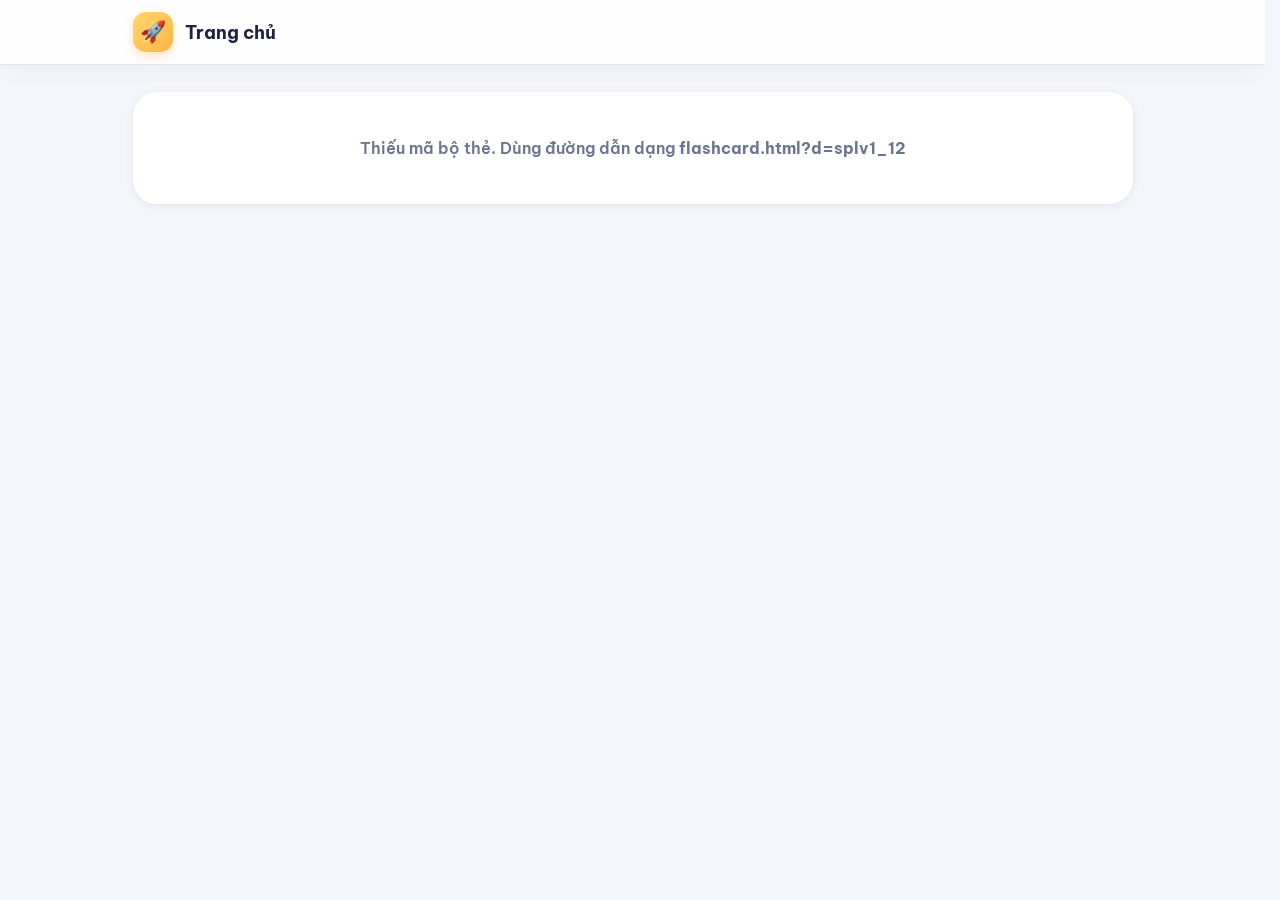
<file: flashcard.html>
<!DOCTYPE html>
<html lang="vi">
<head>
<meta charset="utf-8">
<meta name="viewport" content="width=device-width,initial-scale=1">
<title>Thẻ ghi nhớ</title>
<link rel="preconnect" href="https://fonts.googleapis.com">
<link rel="preconnect" href="https://fonts.gstatic.com" crossorigin>
<link href="https://fonts.googleapis.com/css2?family=Be+Vietnam+Pro:wght@400;500;600;700;800&display=swap" rel="stylesheet">
<link rel="stylesheet" href="index.css?v=1">
<style>
:root{--ok-soft:#e1f6e9;--okd:#15803d;--ok:#22c55e}
/* Nút Quay lại */
.navrow{margin-bottom:18px}
.navrow .back{display:inline-flex;align-items:center;gap:8px;height:40px;padding:0 18px 0 6px;color:var(--blue);font-weight:600;font-size:15px;background:var(--primary-soft);box-shadow:none;transition:background .18s,color .18s,box-shadow .18s}
.navrow .back .ar{display:grid;place-items:center;width:28px;height:28px;border-radius:50%;background:#fff;box-shadow:0 2px 6px rgba(79,107,255,.25);font-size:15px;line-height:1;transition:transform .18s}
.navrow .back:hover{background:var(--primary);color:#fff;box-shadow:0 6px 16px rgba(79,107,255,.35);transform:none}
.navrow .back:hover .ar{transform:translateX(-3px);color:var(--primary)}

.fc-banner{display:flex;align-items:center;gap:16px;flex-wrap:wrap}
.fc-banner h1{margin:0;font-size:clamp(22px,4vw,30px);font-weight:800;line-height:1.2}
.fc-banner p{margin:4px 0 0;font-weight:500;color:rgba(27,35,64,.7)}
.fc-banner .ico{display:grid;place-items:center;flex:none;width:64px;height:64px;border-radius:50%;background:#fff;font-size:32px;box-shadow:0 8px 20px rgba(27,35,64,.15)}

/* Thanh tiến độ */
.fc-bar{display:flex;align-items:center;gap:16px;margin:0 0 20px}
.fc-count{flex:none;font-weight:700;font-size:15px;min-width:70px;text-align:center;color:var(--blue);background:var(--primary-soft);border-radius:999px;padding:6px 16px}
.fc-track{flex:1;height:10px;background:var(--surface2);border-radius:999px;overflow:hidden}
.fc-fill{height:100%;width:0;background:linear-gradient(90deg,var(--c),var(--cd));border-radius:999px;transition:width .3s}
.fc-stats{flex:none;font-weight:600;font-size:14.5px;display:flex;gap:10px}
.fc-stats span{background:#fff;border-radius:999px;padding:5px 14px;box-shadow:var(--shadow-sm)}

/* Thẻ lật */
html{scrollbar-gutter:stable}
.scene{perspective:2600px;margin:0 auto;max-width:720px}
.card{display:grid;will-change:transform;transform-style:preserve-3d;transition:transform .5s cubic-bezier(.3,.7,.3,1);cursor:pointer;min-height:min(420px,62vh);outline-offset:6px;border-radius:30px}
.card.flipped{transform:rotateY(180deg)}
.face{grid-area:1/1;display:flex;flex-direction:column;align-items:center;justify-content:center;gap:16px;padding:60px 30px 44px;text-align:center;border-radius:30px;box-shadow:0 18px 44px rgba(27,35,64,.12);backface-visibility:hidden;-webkit-backface-visibility:hidden;position:relative}
.face.front{background:#fff}
.face.back{background:linear-gradient(160deg,var(--ct),#fff 85%);transform:rotateY(180deg)}
.face .tag{position:absolute;top:18px;left:18px;font-weight:700;font-size:13px;color:var(--cd);background:var(--ct);border-radius:999px;padding:4px 14px;max-width:calc(100% - 110px)}
.face .side{position:absolute;top:22px;right:22px;font-weight:700;font-size:12.5px;letter-spacing:.8px;text-transform:uppercase;color:var(--muted)}
.face .fico{display:grid;place-items:center;width:84px;height:84px;border-radius:50%;background:var(--ct);font-size:42px;line-height:1}
.face.back .fico{background:#fff;box-shadow:var(--shadow-sm)}
[hidden]{display:none!important}
.face .pic{display:block;width:auto;height:auto;max-width:min(100%,400px);max-height:210px;object-fit:contain;background:#fff;border-radius:18px;padding:8px;box-shadow:var(--shadow-sm)}
.face .txt{font-weight:700;font-size:clamp(24px,4.4vw,36px);line-height:1.3;max-width:34ch}
.face.back .txt{font-weight:600;font-size:clamp(19px,3.4vw,26px);text-align:left;display:grid;gap:12px;max-width:40ch}
.face.back .txt p{margin:0}
.face.back .txt.cols{grid-auto-flow:column;grid-template-columns:auto auto;gap:12px 40px;max-width:100%;justify-content:center}
.face.back .txt.one{text-align:center}
.face.back .txt b{background:#fff;border-radius:8px;padding:1px 8px;box-shadow:var(--shadow-sm);font-weight:700}
.face .hint{position:absolute;bottom:16px;left:0;right:0;font-weight:500;font-size:13.5px;color:#9aa3bd}

/* Nút điều khiển */
.fc-ctrl{display:flex;justify-content:center;align-items:center;gap:12px;flex-wrap:wrap;margin:26px 0 14px}
.fb{font:inherit;font-weight:600;font-size:16px;cursor:pointer;color:var(--ink);background:#fff;border:0;border-radius:14px;padding:11px 24px;box-shadow:var(--shadow-sm);transition:transform .15s,box-shadow .15s,background .15s}
.fb:hover:not(:disabled){transform:translateY(-2px);box-shadow:0 8px 18px rgba(27,35,64,.12)}
.fb:active:not(:disabled){transform:scale(.98)}
.fb:disabled{background:var(--surface2);color:#a2aac2;box-shadow:none;cursor:default}
.fb.flip{background:linear-gradient(135deg,var(--primary),var(--primary2));color:#fff;padding:11px 32px;box-shadow:0 8px 20px rgba(79,107,255,.35)}
.fb.flip:hover:not(:disabled){box-shadow:0 12px 26px rgba(79,107,255,.42)}
.fb.no{background:#fde8e8;color:#7f1d1d}
.fb.yes{background:linear-gradient(135deg,#34d27b,#16a34a);color:#fff;box-shadow:0 8px 20px rgba(34,197,94,.35)}
.fb.yes:disabled{background:var(--surface2);color:#a2aac2;box-shadow:none}
.fb.big{font-size:17px;padding:13px 30px}
.fc-main{display:flex;align-items:flex-start;justify-content:center;gap:26px}
.fc-main .scene{flex:1 1 auto;min-width:0;max-width:720px;margin:0}
.fc-main .fc-ctrl{flex:none;flex-direction:column;align-items:stretch;justify-content:flex-start;gap:12px;width:180px;margin:0}
.fc-main .fc-ctrl .fb{width:100%;text-align:center;padding-left:12px;padding-right:12px}
.fc-tools{display:flex;justify-content:center;gap:10px;flex-wrap:wrap;margin-top:6px}
.fc-tools .fb{font-size:15px;padding:7px 18px}

/* Màn hình hoàn thành */
.fc-done{max-width:560px;margin:10px auto;text-align:center;background:#fff;border-radius:28px;box-shadow:var(--shadow);padding:34px 26px}
.fc-done .trophy{font-size:60px;line-height:1}
.fc-done h2{margin:10px 0 6px;font-size:28px;font-weight:800}
.fc-done p{margin:0 0 20px;font-weight:500;color:var(--muted)}
.fc-done .fc-ctrl{margin:0}
.fc-done a.fb{text-decoration:none;display:inline-block}

@media(max-width:820px){
  .fc-main{flex-direction:column;align-items:stretch;gap:0}
  .fc-main .scene{max-width:none}
  .fc-main .fc-ctrl{flex-direction:row;width:100%;margin:22px 0 10px;justify-content:flex-end}
  .fc-main .fc-ctrl .fb{width:auto;flex:1}
}
@media(max-width:560px){
  .navrow .back{height:36px;font-size:14px;padding:0 14px 0 5px}
  .navrow .back .ar{width:26px;height:26px}
  .face.back .txt.cols{grid-auto-flow:row;grid-template-columns:1fr;grid-template-rows:none!important;justify-content:stretch;gap:10px}
}
@media(max-width:700px){
  .face .pic{max-height:150px}
  .fc-bar{flex-wrap:wrap}
  .fc-track{order:3;flex:1 1 100%}
  .fc-stats{margin-left:auto}
  .face{padding:56px 20px 40px}
  .fb{padding:10px 18px}
  .fb.big{flex:1}
}
@media(prefers-reduced-motion:reduce){.card{transition:none}}
</style>
</head>
<body>
<div class="topbar"><div class="wrap"><a href="index.html"><span id="siteIcon">🚀</span><span>Trang chủ</span></a></div></div>
<main class="wrap" id="app"><div class="empty">Đang tải…</div></main>

<script>
const esc=s=>String(s??'').replace(/[&<>"']/g,c=>({'&':'&amp;','<':'&lt;','>':'&gt;','"':'&quot;',"'":'&#39;'}[c]));
const md=s=>esc(s).replace(/\*\*(.+?)\*\*/g,'<b>$1</b>');
const $=id=>document.getElementById(id);

const id=(new URLSearchParams(location.search).get('d')||'').replace(/[^\w-]/g,'');
let DECK,all,queue,pos,flipped,known,again;

const backUrl=()=>/^index\.html(#.*)?$/.test(DECK.backUrl||'')?DECK.backUrl:'index.html';
function shuffle(a){a=a.slice();for(let i=a.length-1;i>0;i--){const j=Math.floor(Math.random()*(i+1));[a[i],a[j]]=[a[j],a[i]]}return a}

function start(order){
  queue=order;pos=0;flipped=false;known=new Set();again=new Set();
  shell();show(false);
}

function shell(){
  const col=esc(DECK.color||'blue');
  $('app').innerHTML=`<div class="${col}">
    <div class="navrow"><a class="back" href="${esc(backUrl())}"><span class="ar">←</span>Quay lại</a></div>
    <div class="banner ${col} fc-banner">
      <div class="bmain"><div class="ico">${esc(DECK.icon||'🃏')}</div><div><h1>${esc(DECK.title)}</h1>${DECK.subtitle?`<p>${esc(DECK.subtitle)}</p>`:''}</div></div>
    </div>
    <div id="study">
      <div class="fc-bar"><div class="fc-count" id="count"></div><div class="fc-track"><div class="fc-fill" id="fill"></div></div>
        <div class="fc-stats"><span id="sYes">✅ 0</span></div></div>
      <div class="fc-main"><div class="scene"><div class="card" id="card" role="button" tabindex="0" aria-label="Thẻ ghi nhớ, bấm để lật">
        <div class="face front"><span class="tag" id="tag"></span><span class="side">Câu hỏi</span><div class="txt" id="front"></div><div class="hint">Bấm vào thẻ để xem đáp án</div></div>
        <div class="face back"><span class="tag" id="tag2"></span><span class="side">Đáp án</span><img class="pic" id="pic2" alt="" hidden><div class="fico" id="fico2"></div><div class="txt" id="back"></div></div>
      </div></div>
      <div class="fc-ctrl">
        <button class="fb big flip" id="flip">Lật thẻ</button>
        <button class="fb big yes" id="yes" disabled>✅ Đã nhớ</button>
      </div></div>
    </div>
    <div id="done" hidden></div>
  </div>`;
  $('card').onclick=flip;
  $('flip').onclick=flip;
  $('yes').onclick=mark;
}

function setPic(im,ico,src,icon){
  const showIcon=()=>{im.hidden=true;im.removeAttribute('src');ico.textContent=icon||'';ico.hidden=!icon};
  im.onerror=showIcon;
  if(src){im.src=src;im.hidden=false;ico.hidden=true}
  else showIcon();
}
function fill(c){
  $('tag').textContent=$('tag2').textContent=c.tag||'';
  setPic($('pic2'),$('fico2'),c.imgBack||c.img,c.icon);
  $('front').innerHTML=md(c.front);
  const lines=String(c.back).split('\n');
  const cols=lines.length>=4&&Math.max(...lines.map(l=>l.replace(/\*\*/g,'').length))<=40;
  const B=$('back');
  B.className='txt'+(lines.length===1?' one':'')+(cols?' cols':'');
  B.style.gridTemplateRows=cols?'repeat('+Math.ceil(lines.length/2)+',auto)':'';
  $('back').innerHTML=lines.map(l=>`<p>${md(l)}</p>`).join('');
}

function show(delay){
  if(pos>=queue.length)return finish();
  $('study').hidden=false;$('done').hidden=true;
  const c=all[queue[pos]];
  const wasFlipped=$('card').classList.contains('flipped');
  flipped=false;
  $('card').classList.remove('flipped');
  const reduce=matchMedia('(prefers-reduced-motion:reduce)').matches;
  if(delay&&wasFlipped&&!reduce){setTimeout(()=>fill(c),220)}else fill(c);
  $('count').textContent=(pos+1)+' / '+queue.length;
  $('fill').style.width=(pos/queue.length*100)+'%';
  $('sYes').textContent='✅ '+known.size;
  $('yes').disabled=true;
  $('flip').textContent='Lật thẻ';
}

function flip(){
  if(!queue||pos>=queue.length)return;
  flipped=!flipped;
  $('card').classList.toggle('flipped',flipped);
  $('yes').disabled=!flipped;
  $('flip').textContent=flipped?'Xem câu hỏi':'Lật thẻ';
}

function mark(){
  if(!flipped)return;
  known.add(queue[pos]);
  pos++;show(true);
}

function finish(){
  $('study').hidden=true;
  const d=$('done');d.hidden=false;
  d.innerHTML=`<div class="fc-done">
    <div class="trophy">🏆</div>
    <h2>Em đã học hết bộ thẻ!</h2>
    <p>✅ Đã nhớ ${known.size} / ${queue.length} thẻ</p>
    <div class="fc-ctrl"><button class="fb big flip" id="again">↺ Học lại</button><a class="fb big" href="${esc(backUrl())}">← Về danh sách</a></div></div>`;
  $('again').onclick=()=>start(all.map((_,i)=>i));
}

document.addEventListener('keydown',e=>{
  if(!queue||$('study').hidden)return;
  const t=e.target;
  if(t.closest&&t.closest('button,a'))return;
  if(e.key===' '||e.key==='Enter'){e.preventDefault();flip()}
});

function init(){
  DECK=window.DECK;all=DECK.cards||[];
  document.title=DECK.title+' – Thẻ ghi nhớ';
  // Tải trước toàn bộ hình để lúc lật không bị khựng khi hình mới hiện ra
  all.forEach(c=>[c.img,c.imgBack].forEach(u=>{if(u)new Image().src=u}));
  if(!all.length){$('app').innerHTML='<div class="empty">Bộ thẻ này chưa có thẻ nào.</div>';return}
  start(all.map((_,i)=>i));
}
if(!id){$('app').innerHTML='<div class="empty">Thiếu mã bộ thẻ. Dùng đường dẫn dạng <b>flashcard.html?d=splv1_12</b></div>'}
else{
  const sc=document.createElement('script');
  sc.src='decks/'+id+'.js?v='+Date.now();
  sc.onload=init;
  sc.onerror=()=>$('app').innerHTML='<div class="empty">Không tải được bộ thẻ “'+esc(id)+'”.</div>';
  document.body.appendChild(sc);
}
</script>
</body>
</html>
</file>
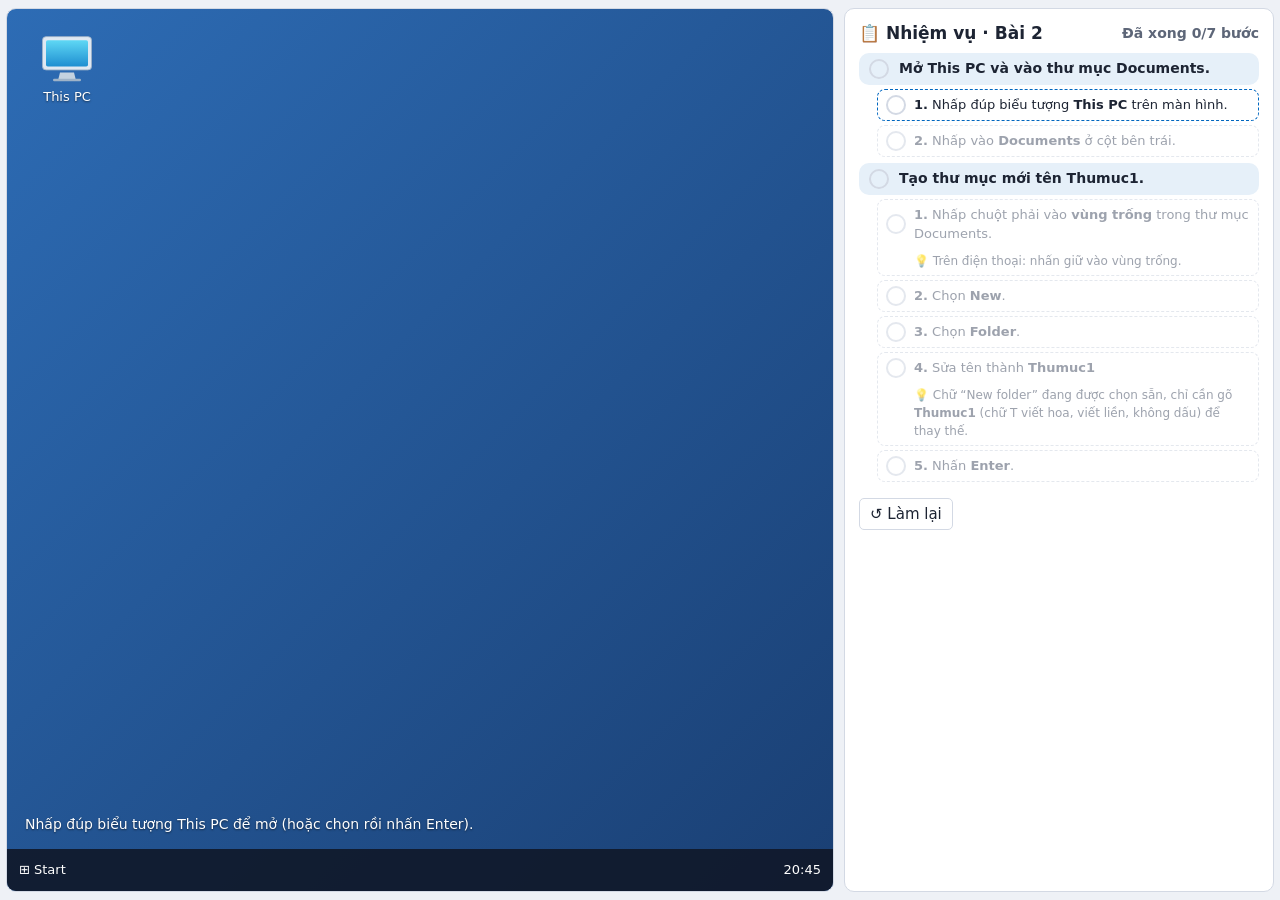
<file: folder.html>
<!DOCTYPE html>
<html lang="vi">
<head>
<meta charset="utf-8">
<meta name="viewport" content="width=device-width, initial-scale=1, viewport-fit=cover">
<title>Bài thực hành 2: Tạo thư mục</title>
<link rel="icon" href="data:image/svg+xml,<svg xmlns='http://www.w3.org/2000/svg' viewBox='0 0 100 100'><text y='.9em' font-size='90'>📁</text></svg>">
<style>
:root{--bg:#eef1f6;--panel:#fff;--ink:#1d2433;--mute:#5d6678;--line:#d3d9e4;--acc:#0067c0;--ok:#1b7f3b;--okbg:#e4f5ea;--warn:#a15c00;--sel:#cce8ff;--desk1:#2d6cb5;--desk2:#1a3f73;box-sizing:border-box;padding-top:env(safe-area-inset-top,0px);padding-bottom:env(safe-area-inset-bottom,0px)}
@media (prefers-color-scheme:dark){:root:not([data-theme="light"]){--bg:#12151c;--panel:#1c212c;--ink:#e8ebf2;--mute:#9aa3b5;--line:#343c4d;--acc:#6aa9ff;--ok:#5fd186;--okbg:#17301f;--warn:#f0b35a;--sel:#2b3f5c;--desk1:#1c3d6e;--desk2:#0c1c38;color-scheme:dark}}
:root[data-theme="dark"]{--bg:#12151c;--panel:#1c212c;--ink:#e8ebf2;--mute:#9aa3b5;--line:#343c4d;--acc:#6aa9ff;--ok:#5fd186;--okbg:#17301f;--warn:#f0b35a;--sel:#2b3f5c;--desk1:#1c3d6e;--desk2:#0c1c38;color-scheme:dark}
*{box-sizing:border-box}
html,body{margin:0;height:100%;overflow:hidden}
body{background:var(--bg);color:var(--ink);font:15px/1.5 "Segoe UI",system-ui,-apple-system,Arial,sans-serif}
button{font:inherit;cursor:pointer}
.app{display:grid;grid-template-columns:minmax(0,1fr) 430px;grid-template-rows:minmax(0,1fr);gap:10px;height:100vh;height:100dvh;padding:8px 6px}
.sim{position:relative;min-height:0;height:100%;border:1px solid var(--line);border-radius:10px;overflow:hidden;background:linear-gradient(135deg,var(--desk1),var(--desk2))}
.task{background:var(--panel);border:1px solid var(--line);border-radius:10px;padding:12px 14px;min-height:0;overflow:auto}
@media (max-width:860px){html,body{height:auto;overflow:auto}.app{grid-template-columns:1fr;grid-template-rows:auto;height:auto}.task{order:-1}.sim{height:62vh;min-height:380px}}
/* desktop */
.icons{padding:16px}
.ico{width:88px;text-align:center;color:#fff;font-size:13px;padding:8px 4px;border:1px solid transparent;border-radius:4px;background:none;text-shadow:0 1px 2px #0008}
.ico svg{display:block;margin:0 auto 4px}
.ico:hover,.ico:focus-visible,.ico.sel{background:#ffffff33;border-color:#ffffff66;outline:none}
.hint{position:absolute;left:18px;bottom:56px;color:#fff;font-size:14px;text-shadow:0 1px 2px #0008}
.bar{position:absolute;left:0;right:0;bottom:0;height:42px;background:#101828e6;color:#fff;display:flex;align-items:center;padding:0 12px;gap:16px;font-size:13px}
.bar .t{margin-left:auto}
/* explorer */
#ex{position:absolute;inset:10px 10px 52px;background:var(--panel);color:var(--ink);border:1px solid var(--line);border-radius:8px;box-shadow:0 8px 30px #0006;display:none;flex-direction:column;overflow:hidden;font-size:13px}
#ex.on{display:flex}
.tb{display:flex;align-items:flex-end;gap:8px;background:var(--bg);padding:6px 0 0 6px}
.tab{background:var(--panel);padding:7px 12px;border-radius:8px 8px 0 0;display:flex;gap:8px;align-items:center;min-width:130px}.tab .tx{margin-left:auto;color:var(--mute)}
.plus{padding:6px 8px;color:var(--mute)}
.wcs{margin-left:auto;display:flex;align-self:stretch}.wcs span{width:42px;display:grid;place-items:center;color:var(--ink)}
.wcs .xc{cursor:pointer}.wcs .xc:hover{background:#e81123;color:#fff}
.nv{display:flex;gap:12px;align-items:center;padding:6px 10px;color:var(--ink)}
.addr{flex:1;border:1px solid var(--line);border-radius:5px;padding:5px 10px;min-width:0;white-space:nowrap;overflow:hidden}
.sr{width:190px;border:1px solid var(--line);border-radius:5px;padding:5px 10px;color:var(--mute);white-space:nowrap;overflow:hidden}
@media (max-width:700px){.sr{display:none}}
.cb2{display:flex;gap:14px;padding:6px 12px;border-top:1px solid var(--line);border-bottom:1px solid var(--line);align-items:center;white-space:nowrap;overflow:hidden}
.g{color:var(--mute);opacity:.55}.cb2 .r{margin-left:auto}
.xb{flex:1;display:flex;min-height:0}
.sd{width:190px;flex:none;padding:8px;border-right:1px solid var(--line);overflow:auto}
.si{display:flex;gap:8px;padding:6px 8px;border-radius:5px;cursor:pointer;white-space:nowrap}
.si:hover{background:var(--bg)}.si.sel{background:var(--sel);outline:1px solid var(--acc)}.si.sub2{padding-left:26px;color:var(--ink)}
.sd hr{border:0;border-top:1px solid var(--line);margin:6px 4px}
.ls{flex:1;min-width:0;overflow:auto}
.g4{display:grid;grid-template-columns:minmax(140px,2.2fr) 1.5fr 1.3fr .6fr;gap:8px;padding:4px 12px;align-items:center;white-space:nowrap}
.hd{color:var(--mute);padding:7px 12px;position:sticky;top:0;background:var(--panel)}
.fr{border-radius:4px;margin:0 4px}.fr:hover{background:var(--bg)}.fr.sel{background:var(--sel)}
.fr span:not(.nmc){overflow:hidden;text-overflow:ellipsis;color:var(--mute)}
.nmc{display:flex;gap:8px;align-items:center;min-width:0}
.fi{display:inline-grid;place-items:center;width:16px;height:16px;border-radius:3px;color:#fff;font-size:10px;flex:none}
.fi.w{background:#2b579a}.fi.x{background:#1d7044}.fi.z{background:#d8a31e}.fi.v{background:#7b8794}
.ren{font:inherit;border:1px solid var(--ink);background:var(--panel);color:var(--ink);padding:0 3px;width:100%;min-width:0;outline:none}
.stt{padding:4px 12px;font-size:12px;color:var(--mute);border-top:1px solid var(--line)}
/* context menu */
.cm,.sub{background:var(--panel);color:var(--ink);border:1px solid var(--line);border-radius:8px;box-shadow:0 8px 24px #0005;padding:4px;font-size:13px}
.cm{position:absolute;z-index:20;width:240px;display:none}
.mi{display:flex;align-items:center;gap:10px;padding:7px 10px;border-radius:5px;position:relative;cursor:default;white-space:nowrap}
.mi:hover{background:var(--bg)}.mi i{font-style:normal;width:16px;text-align:center;color:var(--acc)}.mi .k{margin-left:auto;color:var(--mute)}
.sp{height:1px;background:var(--line);margin:4px 2px}
.sub{display:none;position:absolute;left:100%;top:-5px;width:232px}
.mi:hover>.sub,.mi.open>.sub{display:block}
.cm.flip .sub{left:auto;right:100%}
/* tasks */
.th{display:flex;justify-content:space-between;align-items:center;gap:8px;margin-bottom:6px}.th h2{margin:0;font-size:17px}.th span{color:var(--mute);font-weight:600;font-size:14px;white-space:nowrap}
.tk{margin-bottom:6px}
.tk .m{display:flex;gap:10px;align-items:center;padding:6px 10px;border-radius:10px;background:color-mix(in srgb,var(--acc) 10%,var(--panel));font-size:14px;font-weight:600;line-height:1.35}
.c{flex:none;width:20px;height:20px;border-radius:50%;border:2px solid var(--line);display:grid;place-items:center;color:#fff;font-size:12px;font-weight:700}.c.ok{background:var(--ok);border-color:var(--ok)}
.st{margin:4px 0 0 18px;padding:5px 8px;border-radius:8px;border:1px dashed var(--line);display:flex;gap:8px;align-items:center;flex-wrap:wrap;font-size:13px;color:var(--mute)}
.st.done{background:var(--bg);border-color:transparent;color:var(--ink)}.st.cur{color:var(--ink);border-color:var(--acc)}.st.next{opacity:.6}
.st>span:nth-child(2),.tk .m>span:nth-child(2){flex:1;min-width:0}
.hint2{flex-basis:100%;font-size:12px;color:var(--mute);padding-left:28px}
.res{margin-top:8px;font-weight:700}.res.done{color:var(--ok)}
.msg{margin-top:6px;font-size:13px;color:var(--warn)}.msg.good{color:var(--ok)}
.reset{margin-top:8px;padding:4px 10px;border:1px solid var(--line);background:transparent;color:var(--ink);border-radius:5px}
.sd{width:215px}
.si{gap:6px;align-items:center;padding:6px 8px 6px 4px}
.si.sel{outline:1px solid var(--ink)}
.si svg{width:18px;height:18px;flex:none}.si .lx{width:18px;text-align:center;flex:none;line-height:1}
.si .nm{overflow:hidden;text-overflow:ellipsis}
.cv{width:22px;flex:none;color:var(--mute);font-size:12px;text-align:left;padding-left:6px}.cv.c1{width:12px;margin-left:10px;padding-left:0}
.si .pin{width:12px;height:12px;margin-left:auto;color:var(--mute);opacity:.7}
</style>
</head>
<body>
<div class="app">
 <div class="sim" id="sim">
  <div id="desk">
   <div class="icons"><button class="ico" id="pcIco" aria-label="This PC, nhấp đúp để mở">
    <svg viewBox="0 0 64 56" width="56" height="49"><defs><linearGradient id="mg" x1="0" y1="0" x2="0" y2="1"><stop offset="0" stop-color="#5fd8f5"/><stop offset="1" stop-color="#1f8fd1"/></linearGradient></defs><rect x="4" y="3" width="56" height="38" rx="4" fill="#dfe8f2" stroke="#9fb3c8"/><rect x="8" y="7" width="48" height="30" rx="2" fill="url(#mg)"/><path d="M24 44h16l2 8H22z" fill="#c4d2e0"/><rect x="16" y="51" width="32" height="3" rx="1.5" fill="#9fb3c8"/></svg>This PC</button></div>
   <div class="hint">Nhấp đúp biểu tượng This PC để mở (hoặc chọn rồi nhấn Enter).</div>
  </div>
  <div class="bar"><span>⊞ Start</span><span id="tbx" hidden>🗂 File Explorer</span><span class="t" id="clk"></span></div>
  <div id="ex" role="dialog" aria-label="File Explorer">
   <div class="tb"><div class="tab"><span id="tabIc">🖥</span><span id="tabNm">This PC</span><span class="tx">✕</span></div><span class="plus">＋</span><div class="wcs"><span>—</span><span>☐</span><span class="xc" id="xClose" role="button" aria-label="Đóng File Explorer">✕</span></div></div>
   <div class="nv"><span>←</span><span class="g">→</span><span>↑</span><span>⟳</span><div class="addr">🖥 › <b id="crumb">This PC</b> ›</div><div class="sr" id="srch">Search</div></div>
   <div class="cb2"><span>⊕ New ⌄</span><span class="g">✂</span><span class="g">⧉</span><span class="g">📋</span><span class="g">✎</span><span class="g">⇪</span><span class="g">🗑</span><span>⇅ Sort ⌄</span><span>☰ View ⌄</span><span>⋯</span><span class="r">Details</span></div>
   <div class="xb"><nav class="sd" id="sd"></nav><div class="ls" id="ls"></div></div>
   <div class="stt" id="stt"></div>
  </div>
  <div class="cm" id="cm" role="menu">
   <div class="mi x"><i>▦</i>View<span class="k">›</span></div>
   <div class="mi x"><i>⇅</i>Sort by<span class="k">›</span></div>
   <div class="mi x"><i>☰</i>Group by<span class="k">›</span></div>
   <div class="sp"></div>
   <div class="mi" id="miNew"><i>⊕</i>New<span class="k">›</span>
    <div class="sub"><div class="mi" id="miFolder"><i>📁</i>Folder</div><div class="mi x2"><i>↗</i>Shortcut</div><div class="sp"></div><div class="mi x2"><i>W</i>Microsoft Word Document</div><div class="mi x2"><i>X</i>Microsoft Excel Worksheet</div><div class="mi x2"><i>T</i>Text Document</div></div></div>
   <div class="mi x"><i>🔧</i>Properties<span class="k">Alt+Enter</span></div>
   <div class="sp"></div>
   <div class="mi x"><i>▮</i>Open in Terminal</div>
   <div class="sp"></div>
   <div class="mi x"><i>⤢</i>Show more options</div>
  </div>
 </div>
 <aside class="task">
  <div class="th"><h2>📋 Nhiệm vụ · Bài 2</h2><span id="prog"></span></div>
  <div id="tasks"></div>
  <div class="res" id="res"></div>
  <div class="msg" id="msg" role="status"></div>
  <button class="reset" id="reset">↺ Làm lại</button>
 </aside>
</div>
<script>
const $=id=>document.getElementById(id);
const esc=s=>s.replace(/&/g,"&amp;").replace(/</g,"&lt;");
const DOCS=[["Custom Office Templates","10/20/2026 12:11 PM","File folder","","d"],["ic3-main","11/15/2026 7:38 PM","File folder","","d"],["Danhsach.xlsx","11/5/2026 11:10 AM","Microsoft Excel Work...","21 KB","x"],["ic3-main.zip","11/15/2026 7:38 PM","Compressed (zipped)...","56 KB","z"],["slpv2_23.docx","11/15/2026 7:37 PM","Microsoft Word Docu...","15 KB","w"],["splv1_56.docx","11/16/2026 9:57 PM","Microsoft Word Docu...","15 KB","w"],["splv2_22.docx","11/15/2026 7:36 PM","Microsoft Word Docu...","15 KB","w"],["splv2_24.docx","11/15/2026 7:56 PM","Microsoft Word Docu...","16 KB","w"]];
const mk=a=>a.map(r=>({n:r[0],d:r[1],t:r[2],s:r[3],k:r[4]}));
const SV=b=>'<svg viewBox="0 0 16 16">'+b+'</svg>';
const IC={
 Home:SV('<path d="M8 1.5L1 8h2v6h10V8h2z" fill="#f08a3c"/><rect x="6.500" y="9.500" width="3" height="4.500" fill="#3b82d6"/>'),
 Gallery:SV('<rect x="1" y="1.500" width="14" height="13" rx="2" fill="#2b7cd3"/><path d="M2 13l4-5 3 3 2-2 4 4z" fill="#fff"/><circle cx="11.500" cy="5" r="1.400" fill="#fff"/>'),
 Downloads:SV('<path d="M8 2v8M4.500 7L8 10.500 11.500 7M3 14h10" stroke="#1fa971" stroke-width="1.800" fill="none"/>'),
 Videos:SV('<rect x="1" y="2" width="14" height="12" rx="2" fill="#7b4bd1"/><path d="M6.500 5.500v5l4-2.500z" fill="#fff"/>'),
 Music:SV('<circle cx="8" cy="8" r="7" fill="#ef6a4a"/><text x="8" y="12" text-anchor="middle" font-size="10" fill="#fff">♪</text>'),
 Documents:SV('<rect x="3" y="1" width="10" height="14" rx="1.500" fill="#8ea2bb"/><path d="M5 5h6M5 8h6M5 11h4" stroke="#fff" stroke-width="1.200"/>'),
 PC:SV('<rect x="1" y="2" width="14" height="9" rx="1.200" fill="#35b8e8" stroke="#1d7fb0"/><rect x="5" y="12.500" width="6" height="1.500" fill="#1d7fb0"/>'),
 C:SV('<path d="M2 2h3v2.500H2zM6 2h3v2.500H6zM2 5.500h3V8H2zM6 5.500h3V8H6z" fill="#2b7cd3"/><rect x="1" y="9" width="14" height="5" rx="1" fill="#8d96a3"/>'),
 D:SV('<rect x="1" y="6" width="14" height="6" rx="1.200" fill="#6f7a88"/><rect x="3" y="9" width="6" height="1.200" fill="#d5dae2"/>'),
 Linux:'<span class="lx">🐧</span>'};
const PIN='<svg class="pin" viewBox="0 0 16 16"><path d="M9.500 1.500l5 5-1.800.6-2.200 2.200.4 3.300-.9.900L7 9.800l-4.700 4.700-.8-.8L6.200 9 3.300 6l.9-.9 3.300.4 2.200-2.200z" fill="currentColor"/></svg>';
const SIDE=[["Home","Home",0,0,""],["Gallery","Gallery",0,0,""],0,["Downloads","Downloads",0,1,""],["Videos","Videos",0,1,""],["Music","Music",0,1,""],["Documents","Documents",0,1,""],["Pictures","Gallery",0,1,""],0,["This PC","PC",0,0,"d"],["Local Disk (C:)","C",1,0,"r"],["New Volume (D:)","D",1,0,"r"],["Linux","Linux",0,0,"r"]];
const TASKS=[
 {t:"Mở This PC và vào thư mục Documents.",s:[["Nhấp đúp biểu tượng <b>This PC</b> trên màn hình."],["Nhấp vào <b>Documents</b> ở cột bên trái."]]},
 {t:"Tạo thư mục mới tên Thumuc1.",s:[["Nhấp chuột phải vào <b>vùng trống</b> trong thư mục Documents.","💡 Trên điện thoại: nhấn giữ vào vùng trống."],["Chọn <b>New</b>."],["Chọn <b>Folder</b>."],["Sửa tên thành <b>Thumuc1</b>","💡 Chữ “New folder” đang được chọn sẵn, chỉ cần gõ <b>Thumuc1</b> (chữ T viết hoa, viết liền, không dấu) để thay thế."],["Nhấn <b>Enter</b>."]]}
];
let S;
function fresh(){S={open:0,cur:"This PC",sel:null,edit:null,f:{docs:0,rc:0,nw:0,folder:0},items:{"This PC":mk([["Local Disk (C:)","","Local Disk","","v"],["New Volume (D:)","","Local Disk","","v"]]),Documents:mk([["Baitap1.docx","11/17/2026 9:15 AM","Microsoft Word Docu...","15 KB","w"]])}}}
fresh();
const list=()=>S.items[S.cur]||(S.items[S.cur]=[]);
const now=()=>{const d=new Date();return d.toLocaleDateString("en-US")+" "+d.toLocaleTimeString("en-US",{hour:"numeric",minute:"2-digit"})};
const msg=(t,g)=>{$("msg").textContent=t||"";$("msg").className="msg"+(g?" good":"")};
const isDone=()=>(S.items.Documents||[]).some(x=>x.made&&x!==S.edit&&x.n==="Thumuc1");
function renderTasks(){
  const r=$("ren"),live=S.edit&&S.edit.f==="Documents"&&r&&r.value.trim()==="Thumuc1";
  const done=isDone();
  const sd=[!!S.open,!!S.f.docs,!!S.f.rc,!!S.f.nw,!!S.f.folder,done||!!live,done];
  const cur=sd.indexOf(false);let i=0;
  $("prog").textContent="Đã xong "+sd.filter(Boolean).length+"/"+sd.length+" bước";
  $("tasks").innerHTML=TASKS.map(T=>{
    const ids=T.s.map(()=>i++),all=ids.every(k=>sd[k]);
    return '<div class="tk"><div class="m"><span class="c'+(all?" ok":"")+'">'+(all?"✓":"")+'</span><span>'+T.t+'</span></div>'+T.s.map((s,j)=>{
      const k=ids[j],cl=sd[k]?"done":k===cur?"cur":"next";
      return '<div class="st '+cl+'"><span class="c'+(sd[k]?" ok":"")+'">'+(sd[k]?"✓":"")+'</span><span><b>'+(j+1)+'.</b> '+s[0]+'</span>'+(s[1]&&!sd[k]?'<div class="hint2">'+s[1]+'</div>':"")+'</div>';
    }).join("")+'</div>';
  }).join("");
  $("res").className="res"+(done?" done":"");
  $("res").textContent=done?"🎉 Hoàn thành! Thư mục Thumuc1 đã nằm trong Documents.":"";
}
const icon=k=>({d:"📁",w:'<b class="fi w">W</b>',x:'<b class="fi x">X</b>',z:'<b class="fi z">≣</b>',v:'<b class="fi v">▬</b>'})[k];
function renderSide(){
  $("sd").innerHTML=SIDE.map(s=>s?'<div class="si'+(S.cur===s[0]?" sel":"")+'" data-f="'+s[0]+'"><span class="cv'+(s[2]?" c1":"")+'">'+(s[4]==="d"?"⌄":s[4]?"›":"")+'</span>'+IC[s[1]]+'<span class="nm">'+s[0]+'</span>'+(s[3]?PIN:"")+'</div>':"<hr>").join("");
}
function renderList(){
  const L=list(),a=L.slice();
  if(S.cur!=="This PC")a.sort((p,q)=>((q.k==="d")-(p.k==="d"))||p.n.localeCompare(q.n,undefined,{sensitivity:"base"}));
  $("tabNm").textContent=S.cur;$("tabIc").textContent=S.cur==="This PC"?"🖥":"📁";
  $("crumb").textContent=S.cur;$("srch").textContent="Search "+S.cur;
  $("stt").textContent=L.length+(L.length===1?" item":" items");
  $("ls").innerHTML='<div class="g4 hd"><span>Name</span><span>Date modified</span><span>Type</span><span>Size</span></div>'+a.map(it=>'<div class="g4 fr'+(S.sel===it?" sel":"")+'" data-i="'+L.indexOf(it)+'"><span class="nmc">'+icon(it.k)+(S.edit===it?'<input id="ren" class="ren" spellcheck="false" autocomplete="off">':esc(it.n))+'</span><span>'+it.d+'</span><span>'+it.t+'</span><span>'+it.s+'</span></div>').join("");
  renderSide();
  if(S.edit){
    const r=$("ren");r.value=S.edit.n;
    r.addEventListener("input",renderTasks);
    r.addEventListener("keydown",e=>{if(e.key==="Enter"){e.preventDefault();commit()}else if(e.key==="Escape"){r.value=S.edit.n;commit()}});
    r.addEventListener("blur",commit);
    setTimeout(()=>{r.focus();r.select()},0);
  }
}
function startEdit(it){if(it.k==="v")return;it.f=S.cur;S.edit=it;S.sel=it;renderList();renderTasks()}
function commit(){
  const it=S.edit,r=$("ren");if(!it||!r)return;
  const v=r.value.trim().replace(/[\\/:*?"<>|]/g,"")||it.n;
  const dup=(S.items[it.f]||[]).some(x=>x!==it&&x.n.toLowerCase()===v.toLowerCase());
  if(dup){msg("Đã có mục trùng tên, hãy đặt tên khác.");r.focus();return}
  it.n=v;S.edit=null;renderList();renderTasks();
  if(it.made&&it.f==="Documents")msg(v==="Thumuc1"?"Đã tạo thư mục Thumuc1 trong Documents!":"Tên chưa đúng, cần là Thumuc1 (chữ T viết hoa). Nhấp vào thư mục đã chọn (hoặc nhấn F2) để đổi tên lại.",v==="Thumuc1");
}
function openEx(){S.open=1;$("desk").style.display="none";$("ex").classList.add("on");$("tbx").hidden=false;renderList();renderTasks()}
$("pcIco").addEventListener("dblclick",openEx);
$("pcIco").addEventListener("click",e=>e.currentTarget.classList.add("sel"));
$("pcIco").addEventListener("keydown",e=>{if(e.key==="Enter")openEx()});
$("xClose").onclick=()=>{hideMenu();$("ex").classList.remove("on");$("desk").style.display="";$("tbx").hidden=true;$("pcIco").classList.remove("sel");msg("Đã đóng File Explorer. Nhấp đúp This PC để mở lại.")};
$("sd").addEventListener("click",e=>{
  const s=e.target.closest(".si");if(!s)return;
  S.cur=s.dataset.f;S.sel=null;if(S.cur==="Documents")S.f.docs=1;
  renderList();renderTasks();
});
$("ls").addEventListener("click",e=>{
  const row=e.target.closest(".fr");
  if(S.edit)return;
  if(!row){S.sel=null;renderList();return}
  const it=list()[+row.dataset.i];
  if(S.sel===it&&!e.target.closest("input"))startEdit(it);else{S.sel=it;renderList()}
});
document.addEventListener("keydown",e=>{
  if(e.key==="Escape")hideMenu();
  if(e.key==="F2"&&$("ex").classList.contains("on")&&S.sel&&!S.edit){e.preventDefault();startEdit(S.sel)}
});
/* context menu */
function hideMenu(){$("cm").style.display="none"}
function openMenu(e){
  const sr=$("sim").getBoundingClientRect(),cm=$("cm");
  cm.style.display="block";
  const w=cm.offsetWidth,h=cm.offsetHeight;
  let x=e.clientX-sr.left,y=e.clientY-sr.top;
  if(x+w>sr.width-4)x=sr.width-w-4;
  if(y+h>sr.height-4)y=sr.height-h-4;
  cm.style.left=Math.max(4,x)+"px";cm.style.top=Math.max(4,y)+"px";
  cm.classList.toggle("flip",x+w+232>sr.width);
  cm.querySelectorAll(".mi.open").forEach(m=>m.classList.remove("open"));
  if(S.cur==="Documents"){S.f.rc=1;msg("")}else msg("Hãy mở thư mục Documents trước khi nhấp chuột phải.");
  renderTasks();
}
$("ls").addEventListener("contextmenu",e=>{
  e.preventDefault();
  if(S.edit)return;
  if(e.target.closest(".fr")){msg("Hãy nhấp chuột phải vào vùng trống, không phải vào tập tin hay thư mục.");return}
  if(e.target.closest(".hd"))return;
  openMenu(e);
});
document.addEventListener("mousedown",e=>{if(!e.target.closest("#cm"))hideMenu()});
$("miNew").addEventListener("click",e=>{
  if(e.target.closest(".sub"))return;
  S.f.nw=1;$("miNew").classList.toggle("open");renderTasks();
});
$("miFolder").addEventListener("click",e=>{
  e.stopPropagation();hideMenu();
  const L=list();let n="New folder",k=2;
  while(L.some(x=>x.n.toLowerCase()===n.toLowerCase()))n="New folder ("+(k++)+")";
  const it={n,d:now(),t:"File folder",s:"",k:"d",made:1,f:S.cur};
  L.push(it);
  if(S.cur==="Documents"){S.f.nw=1;S.f.folder=1;msg("")}else msg("Thư mục đã tạo, nhưng bài tập yêu cầu tạo trong Documents.");
  startEdit(it);
});
document.querySelectorAll("#cm .x").forEach(m=>m.addEventListener("click",()=>{hideMenu();msg("Mục này chỉ để trang trí trong bài tập.")}));
document.querySelectorAll("#cm .x2").forEach(m=>m.addEventListener("click",e=>{e.stopPropagation();hideMenu();msg("Em hãy chọn mục Folder để tạo thư mục.")}));
$("reset").onclick=()=>{fresh();hideMenu();$("ex").classList.remove("on");$("desk").style.display="";$("tbx").hidden=true;$("pcIco").classList.remove("sel");msg("");renderTasks()};
const tick=()=>{$("clk").textContent=new Date().toLocaleTimeString("vi-VN",{hour:"2-digit",minute:"2-digit"})};tick();setInterval(tick,30000);
renderList();renderTasks();
</script>
</body>
</html>
</file>
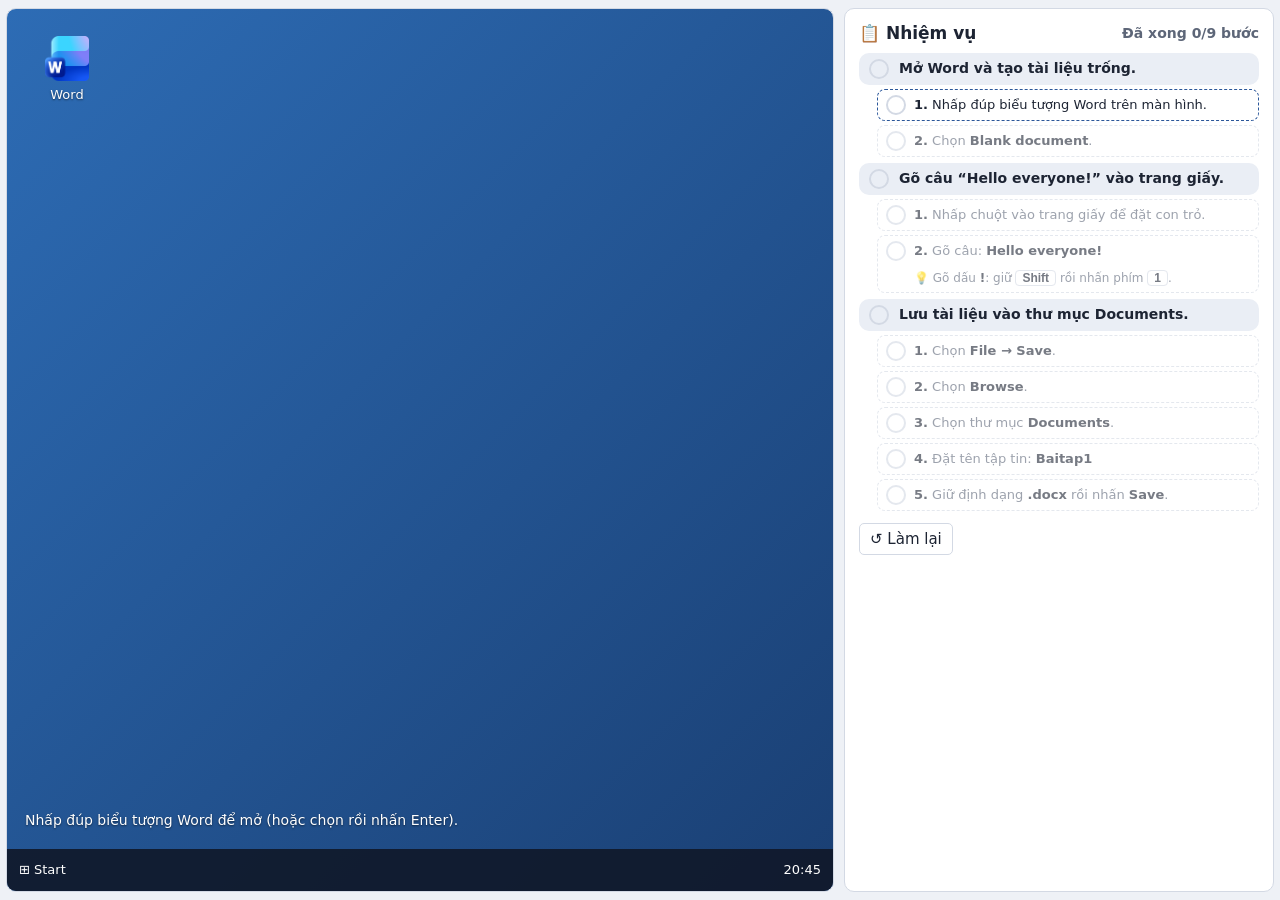
<file: word.html>
<!DOCTYPE html>
<html lang="vi">
<head>
<meta charset="utf-8">
<meta name="viewport" content="width=device-width, initial-scale=1, viewport-fit=cover">
<title>Trình mô phỏng Word: Bài thực hành 1</title>
<link rel="icon" href="data:image/svg+xml,<svg xmlns='http://www.w3.org/2000/svg' viewBox='0 0 100 100'><text y='.9em' font-size='90'>📝</text></svg>">
<style>
:root{--bg:#eef1f6;--panel:#fff;--ink:#1d2433;--mute:#5d6678;--line:#d3d9e4;--word:#2b579a;--ok:#1b7f3b;--okbg:#e4f5ea;--warn:#a15c00;--page:#fff;--pageink:#111;--desk1:#2d6cb5;--desk2:#1a3f73;
box-sizing:border-box;padding-top:env(safe-area-inset-top,0px);padding-bottom:env(safe-area-inset-bottom,0px)}
@media (prefers-color-scheme:dark){:root:not([data-theme="light"]){--bg:#12151c;--panel:#1c212c;--ink:#e8ebf2;--mute:#9aa3b5;--line:#343c4d;--word:#6f9bea;--ok:#5fd186;--okbg:#17301f;--warn:#f0b35a;--page:#262c38;--pageink:#f2f4f8;--desk1:#1c3d6e;--desk2:#0c1c38;color-scheme:dark}}
:root[data-theme="dark"]{--bg:#12151c;--panel:#1c212c;--ink:#e8ebf2;--mute:#9aa3b5;--line:#343c4d;--word:#6f9bea;--ok:#5fd186;--okbg:#17301f;--warn:#f0b35a;--page:#262c38;--pageink:#f2f4f8;--desk1:#1c3d6e;--desk2:#0c1c38;color-scheme:dark}
*{box-sizing:border-box}
html,body{margin:0}
body{background:var(--bg);color:var(--ink);font:15px/1.5 "Segoe UI",system-ui,-apple-system,Arial,sans-serif}
.app{display:grid;grid-template-columns:minmax(0,1fr) 430px;gap:12px;max-width:none;margin:0;padding:10px 6px}
@media (max-width:860px){.app{grid-template-columns:1fr}.task{order:-1}}
.sim{position:relative;min-height:540px;border:1px solid var(--line);border-radius:10px;overflow:hidden;background:linear-gradient(135deg,var(--desk1),var(--desk2))}
.task{background:var(--panel);border:1px solid var(--line);border-radius:10px;padding:16px;align-self:stretch}
.task h2{margin:0 0 8px;font-size:17px}
.task ol{margin:8px 0 12px;padding-left:20px;color:var(--mute);font-size:14px}
.task ol li{margin-bottom:4px}
.task b,.task strong{color:var(--ink)}
label.nm{display:block;font-weight:600;font-size:14px;margin-bottom:4px}
input[type=text]{width:100%;padding:7px 9px;border:1px solid var(--line);border-radius:5px;background:var(--page);color:var(--pageink);font:inherit}
table{width:100%;border-collapse:collapse;margin-top:12px;font-size:14px}
th{background:var(--word);color:#fff;text-align:left;padding:6px 8px;font-weight:600}
th:last-child,td:last-child{width:62px;text-align:center}
td{padding:7px 8px;border-bottom:1px solid var(--line)}
tr.ok td{background:var(--okbg)}
tr.ok td:last-child{color:var(--ok);font-weight:700}
.res{margin-top:12px;font-weight:700}
.res.done{color:var(--ok)}
button{font:inherit;cursor:pointer}
.reset{margin-top:12px;padding:6px 12px;border:1px solid var(--line);background:transparent;color:var(--ink);border-radius:5px}
.msg{margin-top:10px;font-size:14px;color:var(--warn);min-height:21px}
.msg.good{color:var(--ok)}
.th{display:flex;justify-content:space-between;align-items:center;margin-bottom:10px;gap:8px}.th h2{margin:0}.th span{color:var(--mute);font-weight:600;font-size:14px;white-space:nowrap}
.tk{margin-bottom:12px}
.tk .m{display:flex;gap:10px;align-items:center;padding:10px 12px;border-radius:10px;background:color-mix(in srgb,var(--word) 10%,var(--panel));font-size:15px;font-weight:600;line-height:1.35}
.c{flex:none;width:24px;height:24px;border-radius:50%;border:2px solid var(--line);display:grid;place-items:center;color:#fff;font-size:14px;font-weight:700}
.c.ok{background:var(--ok);border-color:var(--ok)}
.st{margin:6px 0 0 18px;padding:8px 10px;border-radius:8px;border:1px dashed var(--line);display:flex;gap:8px;align-items:center;flex-wrap:wrap;font-size:14px;color:var(--mute)}
.st.done{background:var(--bg);border-color:transparent;color:var(--ink)}
.st.cur{color:var(--ink);border-color:var(--word)}
.st.next{opacity:.6}
.st>span:nth-child(2){flex:1;min-width:0}
.tk .m>span:nth-child(2){flex:1;min-width:0}
.hint2{flex-basis:100%;font-size:13px;color:var(--mute);padding-left:32px}
kbd{border:1px solid var(--line);border-radius:4px;padding:0 6px;font:600 12px "Segoe UI",Arial,sans-serif;background:var(--panel);color:var(--ink)}
/* desktop */
.icons{padding:18px;display:flex;gap:10px}
.ico{width:84px;text-align:center;color:#fff;font-size:13px;padding:8px 4px;border:1px solid transparent;border-radius:4px;background:none;text-shadow:0 1px 2px #0008}
.ico .g{display:block;margin:0 auto 4px}
.ico:hover,.ico:focus-visible,.ico.sel{background:#ffffff33;border-color:#ffffff66;outline:none}
.hint{position:absolute;left:18px;bottom:60px;color:#fff;font-size:14px;text-shadow:0 1px 2px #0008}
.bar{position:absolute;left:0;right:0;bottom:0;height:42px;background:#101828e6;color:#fff;display:flex;align-items:center;padding:0 12px;gap:12px;font-size:13px}
.bar .t{margin-left:auto}
/* word */
.word{position:absolute;inset:0;background:var(--bg);display:none;flex-direction:column;color:var(--ink)}
.word.on{display:flex}
.title{background:var(--word);color:#fff;padding:7px 12px;font-size:13px;display:flex;gap:10px;align-items:center}
.title .w{background:#fff;color:var(--word);font-weight:800;border-radius:3px;padding:0 6px}
.tabs{display:flex;gap:2px;background:var(--panel);border-bottom:1px solid var(--line);padding:0 8px;font-size:13px;position:relative}
.tabs button{border:0;background:none;color:var(--ink);padding:7px 11px}
.tabs button.file{background:var(--word);color:#fff;font-weight:600}
.tabs button.dim{color:var(--mute)}
.menu{position:absolute;top:100%;left:8px;background:var(--panel);border:1px solid var(--line);box-shadow:0 6px 18px #0003;z-index:5;display:none;min-width:200px}
.menu.on{display:block}
.menu button{display:block;width:100%;text-align:left;padding:9px 14px}
.menu button:hover{background:var(--bg)}
.ribbon{background:var(--panel);border-bottom:1px solid var(--line);padding:6px 12px;font-size:12px;color:var(--mute)}
.canvas{flex:1;overflow:auto;padding:18px;display:flex;justify-content:center}
.paper{background:var(--page);color:var(--pageink);width:100%;max-width:560px;min-height:100%;padding:36px 40px;box-shadow:0 2px 10px #0003;font:16px/1.6 Calibri,"Segoe UI",Arial,sans-serif;outline:none}
.start{flex:1;padding:28px;overflow:auto}
.start h3{margin:0 0 14px;font-size:20px;font-weight:600}
.tiles{display:flex;gap:14px;flex-wrap:wrap}
.tile{width:150px;text-align:center;border:0;background:none;color:var(--ink);font-size:13px}
.tile .pg{height:150px;background:var(--page);border:1px solid var(--line);margin-bottom:6px;display:grid;place-items:center;font-size:42px;color:var(--word)}
.tile:hover .pg,.tile:focus-visible .pg{border-color:var(--word);outline:2px solid var(--word)}
.tile.dis{opacity:.45;cursor:default}
.loc{padding:10px 12px;text-align:left;border:1px solid var(--line);background:var(--panel);color:var(--ink);border-radius:4px}.loc:hover{border-color:var(--word)}.loc.dis{opacity:.5;cursor:default}
/* dialog */
.ov{position:absolute;inset:0;background:#0006;display:none;place-items:center;z-index:9;padding:10px}
.ov.on{display:grid}
.dlg{background:var(--panel);color:var(--ink);border:1px solid var(--line);width:100%;max-width:520px;box-shadow:0 10px 30px #0006}
.dlg .h{background:var(--word);color:#fff;padding:7px 12px;font-size:13px}
.dlg .b{display:flex;height:170px}
.dlg .nav{width:140px;border-right:1px solid var(--line);padding:6px}
.dlg .nav button{display:block;width:100%;text-align:left;border:0;background:none;color:var(--ink);padding:7px 8px;border-radius:3px}
.dlg .nav button.sel{background:var(--word);color:#fff}
.dlg .files{flex:1;padding:10px;font-size:14px;overflow:auto}
.dlg .files i{color:var(--mute)}
.dlg .f{padding:10px 12px;display:grid;grid-template-columns:90px 1fr;gap:8px;align-items:center;font-size:14px}
select{padding:7px;border:1px solid var(--line);border-radius:5px;background:var(--page);color:var(--pageink);font:inherit;width:100%}
.dlg .btn{display:flex;justify-content:flex-end;gap:8px;padding:0 12px 12px}
.dlg .btn button{padding:6px 20px;border:1px solid var(--line);background:var(--panel);color:var(--ink);border-radius:4px}
.dlg .btn .pri{background:var(--word);color:#fff;border-color:var(--word)}
/* vừa một màn hình */
html,body{height:100%;overflow:hidden}
.app{height:100vh;height:100dvh;padding:8px 6px;gap:10px;grid-template-rows:minmax(0,1fr)}
.sim{min-height:0;height:100%}
.task{min-height:0;height:100%;overflow:auto;padding:12px 14px;align-self:stretch}
.th{margin-bottom:6px}
.tk{margin-bottom:6px}
.tk .m{padding:6px 10px;font-size:14px}
.c{width:20px;height:20px;font-size:12px}
.st{margin-top:4px;padding:5px 8px;font-size:13px}
.hint2{font-size:12px;padding-left:28px}
.res{margin-top:6px}
.msg{margin-top:6px;font-size:13px;min-height:0}
.reset{margin-top:6px;padding:4px 10px}
@media (max-width:860px){html,body{height:auto;overflow:auto}.app{height:auto;grid-template-rows:auto}.sim{height:60vh;min-height:320px}.task{height:auto}}
/* màn hình Home giống Word */
.word.home .title,.word.home .tabs{display:none}
.start{padding:0;display:flex;flex-direction:column;overflow:hidden;background:var(--panel)}
.ht{display:flex;align-items:center;gap:8px;padding:8px 12px;font-size:13px;border-bottom:1px solid var(--line)}
.ht img{height:20px;width:auto}.ht .wc{margin-left:auto;display:flex;gap:18px;color:var(--mute)}
.hb{flex:1;display:flex;min-height:0}
.hn{width:92px;flex:none;background:var(--bg);display:flex;flex-direction:column;border-right:1px solid var(--line)}
.hn button{border:0;background:none;color:var(--ink);padding:12px 4px;font-size:13px;display:flex;flex-direction:column;align-items:center;gap:4px}
.hn button i{font-style:normal;font-size:22px;line-height:1}
.hn button.sel{color:var(--word);box-shadow:inset 3px 0 var(--word);background:var(--panel)}
.hn .sp{flex:1}.hn .sm{padding:10px 4px;font-size:12px}
.hm{flex:1;overflow:auto;padding:14px 20px;min-width:0}
.hm h3{margin:0 0 10px;font-size:18px;font-weight:600}
.nts{display:flex;gap:14px;overflow:hidden;padding-bottom:10px;border-bottom:1px solid var(--line)}
.nt{width:104px;flex:none;border:0;background:none;color:var(--ink);font:inherit;font-size:12px;text-align:center;padding:0}
.nt .pg2{height:110px;width:80px;margin:0 auto 6px;background:var(--page);border:1px solid var(--line);position:relative;overflow:hidden}
.nt .pg2.bar::after{content:"";position:absolute;left:0;right:0;bottom:0;height:22px;background:var(--word)}
.nt .pg2.ln{background-image:repeating-linear-gradient(var(--page) 0 6px,var(--line) 6px 7px);background-position:0 18px}
.nt .l{display:block;line-height:1.3;max-height:2.6em;overflow:hidden}
#blank{cursor:pointer}#blank:hover .pg2,#blank:focus-visible .pg2{outline:2px solid var(--word)}
.more{text-align:right;color:var(--word);font-size:13px;margin:8px 0}
.rt{display:flex;gap:18px;font-size:14px;margin:10px 0 6px}.rt b{border-bottom:2px solid var(--word);padding-bottom:3px}.rt span{color:var(--mute)}
.lh,.row{display:grid;grid-template-columns:1fr 150px;align-items:center;padding:8px 6px;font-size:13px}
.lh{color:var(--mute);border-bottom:1px solid var(--line)}.row{border-bottom:1px solid var(--line)}
.row .nm2{display:flex;gap:10px;align-items:center;font-size:14px}.row img{height:30px;width:auto}.row small{display:block;color:var(--mute);font-size:12px}
/* giao diện soạn thảo giống Word */
.title{display:grid;grid-template-columns:1fr minmax(140px,300px) 1fr;gap:10px;align-items:center;background:var(--bg);color:var(--ink);padding:6px 10px}
.title .tl,.title .tr{display:flex;align-items:center;gap:8px;font-size:12px;min-width:0;white-space:nowrap}
.title .tr{justify-content:flex-end;gap:14px}
.title .dn{font-size:13px;margin-left:10px;overflow:hidden;text-overflow:ellipsis}
.tg{display:inline-block;width:30px;height:15px;border:1px solid var(--mute);border-radius:9px;vertical-align:middle;position:relative}
.tg::after{content:"";position:absolute;top:2px;left:3px;width:9px;height:9px;border-radius:50%;background:var(--mute)}
.qb{border:0;background:none;color:var(--ink);padding:2px 3px;font-size:15px}
.srch{background:var(--panel);border:1px solid var(--line);border-radius:5px;padding:5px 10px;font-size:13px;color:var(--mute)}
.av{background:#5d6b7a;color:#fff;width:26px;height:26px;border-radius:50%;display:grid;place-items:center;font-size:11px}
.tabs{background:var(--bg);border-bottom:0;padding:0 10px}
.tabs button.file{background:none;color:var(--ink);font-weight:400}
.tabs button.on{font-weight:600;box-shadow:inset 0 -2px var(--word)}
.share{margin-left:auto;background:var(--word);color:#fff;border-radius:4px;padding:5px 12px;align-self:center;font-size:13px}
.rb{display:flex;background:var(--panel);border:1px solid var(--line);border-radius:8px;margin:2px 8px 0;padding:6px 4px 2px;overflow:hidden;font-size:12px;color:var(--ink)}
.rg{display:flex;flex-direction:column;padding:0 10px;border-right:1px solid var(--line);flex:none}
.rg:last-child{border:0}.rg.sg{flex:1;min-width:0;overflow:hidden}
.rg .bd{display:flex;gap:8px;flex:1;align-items:center}.rg .lb{text-align:center;color:var(--mute);font-size:11px;padding-top:2px}
.bg{display:flex;flex-direction:column;align-items:center;gap:2px;padding:2px 6px}.bg i{font-style:normal;font-size:26px;line-height:1}
.two{display:flex;flex-direction:column;gap:8px}.row2{display:flex;gap:8px;align-items:center;white-space:nowrap}
.sel2{border:1px solid var(--line);padding:2px 6px;background:var(--page)}
.sty{display:flex;align-items:center;border:1px solid var(--line);height:54px;white-space:nowrap;overflow:hidden}
.sty span{padding:0 12px}.sty .nm{border:2px solid var(--mute);height:100%;display:grid;place-items:center}.sty .h1{color:var(--word);font-size:20px}.sty .h2{color:var(--word);font-size:17px}.sty .tt{font-size:26px}
.rw{padding:0 18px}.ruler{display:flex;justify-content:space-between;max-width:680px;margin:6px auto 0;color:var(--mute);font-size:11px}
.canvas{padding:8px 18px}.paper{max-width:680px}
.sb{display:flex;gap:18px;align-items:center;padding:4px 12px;font-size:12px;background:var(--bg);border-top:1px solid var(--line);white-space:nowrap;overflow:hidden}.sb .r{margin-left:auto}
.ff{display:flex;justify-content:space-between;gap:6px;width:120px;font-size:13px;padding:3px 6px}
.fz{display:flex;justify-content:space-between;gap:6px;width:48px;font-size:13px;padding:3px 6px}
.vs{width:1px;height:20px;background:var(--line);flex:none}
.fi{font-size:15px;line-height:1}.fi.big{font-size:20px}.row2 small{color:var(--mute);font-size:11px}
.cb{display:inline-flex;flex-direction:column;align-items:center;line-height:1;font-size:17px}
.cb::after{content:"";width:18px;height:4px;background:var(--c);margin-top:1px}
.rg .lb{position:relative}.dl{position:absolute;right:-4px;color:var(--mute);font-size:11px}
.ic{width:18px;height:16px;flex:none;color:var(--ink)}
.sbtn{display:inline-flex;align-items:center;gap:3px;padding:3px 4px;border:1px solid transparent;border-radius:3px}
.sbtn.on{background:var(--bg);border-color:var(--mute)}
.cb.w::after{border:1px solid var(--mute);box-sizing:border-box}
.cb.sbtn{padding:2px 4px}
.pst{display:flex;flex-direction:column;align-items:center;gap:1px;font-size:13px;padding:0 6px;color:var(--ink)}
.pst small{color:var(--mute);font-size:11px;line-height:1}
.cl{display:flex;flex-direction:column;gap:9px;justify-content:center}.cl svg{width:16px;height:16px;display:block}
.xbtn{cursor:pointer;padding:2px 8px;border-radius:3px}.xbtn:hover{background:#e81123;color:#fff}
</style>
</head>
<body>
<div class="app">
 <div class="sim" id="sim">
  <div id="desk">
   <div class="icons"><button class="ico" id="wordIco" aria-label="Word, nhấp đúp để mở"><img class="g" data-logo alt="" width="44" height="45">Word</button></div>
   <div class="hint">Nhấp đúp biểu tượng Word để mở (hoặc chọn rồi nhấn Enter).</div>
   <div class="bar"><span>⊞ Start</span><span class="t" id="clk"></span></div>
  </div>
  <div class="word home" id="word">
   <div class="title"><div class="tl"><img data-logo alt="" style="height:18px;width:auto"><span class="as">AutoSave <i class="tg"></i> Off</span><button class="qb" data-save title="Save">💾</button><span class="qb">↶</span><span class="qb">↷</span><span id="ttl" class="dn">Word</span></div><div class="srch">🔍 Search</div><div class="tr"><span class="av">NT</span><span class="wc2">—</span><span class="wc2">❐</span><span class="wc2 xbtn" id="x2" role="button" aria-label="Close Word">✕</span></div></div>
   <div class="tabs"><button class="file" id="fileBtn">File</button><button class="on">Home</button><button>Insert</button><button>Design</button><button>Layout</button><button>References</button><button>Mailings</button><button>Review</button><button>View</button><button>Help</button><span class="share">⇪ Share</span>
    <div class="menu" id="menu"><button data-save>💾 Save (Ctrl + S)</button><button data-save>📂 Save As</button><button id="closeBtn">✖ Close</button></div></div>
   <div id="startScr" class="start">
    <div class="ht"><img data-logo alt=""><span>Word</span><span class="wc"><span>—</span><span>❐</span><span class="xbtn" id="x1" role="button" aria-label="Close Word">✕</span></span></div>
    <div class="hb">
     <nav class="hn"><button class="sel"><i>⌂</i>Home</button><button><i>🗋</i>New</button><button><i>📂</i>Open</button><div class="sp"></div><button class="sm">Account</button><button class="sm">Options</button></nav>
     <main class="hm">
      <h3>⌄ New</h3>
      <div class="nts">
       <button class="nt" id="blank"><div class="pg2"></div><span class="l">Blank document</span></button>
       <div class="nt"><div class="pg2 bar"></div><span class="l">Chào mừng bạn đến với W...</span></div>
       <div class="nt"><div class="pg2 ln"></div><span class="l">Giãn cách đơn (trống)</span></div>
       <div class="nt"><div class="pg2 ln"></div><span class="l">Sơ yếu lý lịch màu xanh xám</span></div>
       <div class="nt"><div class="pg2 bar"></div><span class="l">Hướng dẫn chèn mục lục đ...</span></div>
      </div>
      <div class="more">More templates →</div>
      <div class="rt"><b>Recent</b><span>Favorites</span></div>
      <div class="lh"><span>Name</span><span>Date modified</span></div>
      <div class="row"><div class="nm2"><img data-logo alt=""><div>Baithuchanh.docx<small>Documents</small></div></div><span>Today at 9:15 AM</span></div>
     </main>
    </div>
   </div>
   <div id="edit" style="display:none;flex:1;flex-direction:column;min-height:0">
    <div class="rb">
     <div class="rg"><div class="bd"><div class="pst"><svg viewBox="0 0 36 40" width="36" height="40"><rect x="3" y="6" width="22" height="30" rx="2" fill="#f7c27a" stroke="#c9822b" stroke-width="1.6"/><rect x="9" y="2" width="11" height="8" rx="2" fill="var(--page)" stroke="#555" stroke-width="1.6"/><rect x="16" y="15" width="18" height="23" rx="1.5" fill="var(--page)" stroke="currentColor" stroke-width="1.8"/></svg><span>Paste</span><small>⌄</small></div><div class="cl"><svg viewBox="0 0 16 16"><path d="M3 1l7 9M13 1L6 10" stroke="#9aa3b0" stroke-width="1.4" fill="none"/><circle cx="4.5" cy="13" r="2.2" fill="none" stroke="#9aa3b0" stroke-width="1.3"/><circle cx="11.5" cy="13" r="2.2" fill="none" stroke="#9aa3b0" stroke-width="1.3"/></svg><svg viewBox="0 0 16 16"><rect x="1.5" y="1.5" width="8" height="10" fill="none" stroke="#9aa3b0" stroke-width="1.3"/><rect x="6.5" y="4.5" width="8" height="10" fill="var(--panel)" stroke="#9aa3b0" stroke-width="1.3"/></svg><svg viewBox="0 0 16 16"><path d="M10.5 1l4.5 4.5-5 5-4.5-4.5z" fill="#2b7cd3"/><path d="M5 7.5l3.500 3.500-3 3.500-4-.5.5-4z" fill="#f2a33a" stroke="#c9822b" stroke-width=".8"/></svg></div></div><div class="lb">Clipboard<span class="dl">⇲</span></div></div>
     <div class="rg"><div class="bd"><div class="two">
      <div class="row2"><span class="sel2 ff">Calibri (Body)<small>⌄</small></span><span class="sel2 fz">11<small>⌄</small></span><span class="fi big">A<sup>⌃</sup></span><span class="fi">A<sup>⌄</sup></span><span class="vs"></span><span class="fi">Aa <small>⌄</small></span><span class="vs"></span><span class="fi"><svg viewBox="0 0 22 20" width="22" height="20" style="display:block"><text x="1" y="15" font-size="17" font-family="Segoe UI,Arial,sans-serif" fill="currentColor">A</text><g transform="rotate(-45 15 13)"><rect x="10" y="10" width="10" height="6" rx="1" fill="#b66fe0" stroke="#7b3fa8" stroke-width="1"/><rect x="10" y="10" width="4" height="6" rx="1" fill="#ecd0fb"/></g></svg></span></div>
      <div class="row2"><b>B</b><i>I</i><span class="fi"><u>U</u> <small>⌄</small></span><span class="vs"></span><s>ab</s><span class="vs"></span><span class="fi">x<sub>2</sub></span><span class="fi">x<sup>2</sup></span><span class="vs"></span><span class="fi" style="font-size:20px;font-weight:800;color:#2f7de1">A</span><small>⌄</small><span class="cb" style="--c:#ffeb00">🖍</span><small>⌄</small><span class="cb" style="--c:#e00000;color:#c00;font-weight:700">A</span><small>⌄</small></div>
     </div></div><div class="lb">Font<span class="dl">⇲</span></div></div>
     <div class="rg"><div class="bd"><div class="two">
      <div class="row2"><span class="sbtn"><svg class="ic" viewBox="0 0 18 16"><circle cx="2" cy="3" r="1.7" fill="#2b7cd3"/><circle cx="2" cy="8" r="1.7" fill="#2b7cd3"/><circle cx="2" cy="13" r="1.7" fill="#2b7cd3"/><path d="M6 3h12M6 8h12M6 13h12" stroke="currentColor" stroke-width="1.5" fill="none"/></svg><small>⌄</small></span><span class="sbtn"><svg class="ic" viewBox="0 0 18 16"><text x="0" y="5" font-size="5.5" fill="#2b7cd3">1</text><text x="0" y="10" font-size="5.5" fill="#2b7cd3">2</text><text x="0" y="15" font-size="5.5" fill="#2b7cd3">3</text><path d="M6 3h12M6 8h12M6 13h12" stroke="currentColor" stroke-width="1.5" fill="none"/></svg><small>⌄</small></span><span class="sbtn"><svg class="ic" viewBox="0 0 18 16"><text x="0" y="5" font-size="5" fill="#2b7cd3">a</text><path d="M5 3h13M9 8h9M5 13h13" stroke="currentColor" stroke-width="1.5" fill="none"/><path d="M7 7l2 1-2 1" stroke="currentColor" stroke-width="1.5" fill="none"/></svg><small>⌄</small></span><span class="vs"></span><span class="sbtn"><svg class="ic" viewBox="0 0 18 16"><path d="M7 2h11M7 6h11M7 10h11M0 14h18" stroke="currentColor" stroke-width="1.5" fill="none"/><path d="M4 4L1 8l3 4z" fill="#2b7cd3"/></svg></span><span class="sbtn"><svg class="ic" viewBox="0 0 18 16"><path d="M7 2h11M7 6h11M7 10h11M0 14h18" stroke="currentColor" stroke-width="1.5" fill="none"/><path d="M1 4l3 4-3 4z" fill="#2b7cd3"/></svg></span><span class="vs"></span><span class="fi" style="display:inline-flex;align-items:center;gap:1px"><span style="font-size:10px;line-height:1;text-align:center;color:var(--word)">A<br>Z</span><b style="font-size:16px">↓</b></span><span class="vs"></span><span class="fi" style="font-size:18px">¶</span></div>
      <div class="row2"><span class="sbtn on"><svg class="ic" viewBox="0 0 18 16"><path d="M0 2h18M0 6h12M0 10h18M0 14h12" stroke="currentColor" stroke-width="1.5" fill="none"/></svg></span><span class="sbtn"><svg class="ic" viewBox="0 0 18 16"><path d="M0 2h18M3 6h12M0 10h18M3 14h12" stroke="currentColor" stroke-width="1.5" fill="none"/></svg></span><span class="sbtn"><svg class="ic" viewBox="0 0 18 16"><path d="M0 2h18M6 6h12M0 10h18M6 14h12" stroke="currentColor" stroke-width="1.5" fill="none"/></svg></span><span class="sbtn"><svg class="ic" viewBox="0 0 18 16"><path d="M0 2h18M0 6h18M0 10h18M0 14h18" stroke="currentColor" stroke-width="1.5" fill="none"/></svg></span><span class="vs"></span><span class="sbtn"><svg class="ic" viewBox="0 0 18 16"><path d="M3 2v12M.5 4.5L3 2l2.5 2.5M.5 11.5L3 14l2.5-2.5M8 3h10M8 8h10M8 13h10" stroke="currentColor" stroke-width="1.5" fill="none"/></svg><small>⌄</small></span><span class="vs"></span><span class="cb w sbtn" style="--c:#fff"><svg class="ic" viewBox="0 0 18 16"><path d="M3 9l5-5 6 6-5 5z" fill="#cfe3fa" stroke="currentColor" stroke-width="1.3"/><path d="M6 6.5C4.5 3.5 6.5 1.5 9 2.5" stroke="currentColor" stroke-width="1.3" fill="none"/><path d="M16 8c1.6 2.2 1.8 3.4 0 4.8-1.8-1.4-1.6-2.6 0-4.8z" fill="#2b7cd3"/></svg></span><small>⌄</small><span class="vs"></span><span class="sbtn"><svg class="ic" viewBox="0 0 16 16"><rect x=".8" y=".8" width="14.4" height="14.4" stroke="currentColor" stroke-dasharray="2 1.5" fill="none"/><path d="M8 1v14M1 8h14" stroke="currentColor" stroke-width="1.5" fill="none"/></svg><small>⌄</small></span></div>
     </div></div><div class="lb">Paragraph<span class="dl">⇲</span></div></div>
     <div class="rg sg"><div class="bd"><div class="sty"><span class="nm">Normal</span><span>No Spacing</span><span class="h1">Heading</span><span class="h2">Heading 2</span><span class="tt">Title</span></div></div><div class="lb">Styles</div></div>
     <div class="rg"><div class="bd"><div class="two"><span>🔍 Find ⌄</span><span>⇄ Replace</span><span>▷ Select ⌄</span></div></div><div class="lb">Editing</div></div>
     <div class="rg"><div class="bd"><div class="bg"><i>▦</i>Add-ins</div></div><div class="lb">Add-ins</div></div>
    </div>
    <div class="rw"><div class="ruler" id="ruler"></div></div>
    <div class="canvas"><div class="paper" id="paper" contenteditable="true" spellcheck="false" aria-label="Trang tài liệu"></div></div>
    <div class="sb"><span id="pg">Page 1 of 1</span><span id="wcnt">0 words</span><span>Vietnamese</span><span>Accessibility: Good to go</span><span class="r">Focus &nbsp;▭ &nbsp;▤ &nbsp;◫ &nbsp;— ━●━ + 100%</span></div></div>
  </div>
  <div class="ov" id="ov0"><div class="dlg" role="dialog" aria-label="Save a Copy"><div class="h">Save a Copy</div><div style="padding:16px;display:grid;gap:10px"><div style="color:var(--mute);font-size:14px">Chọn nơi lưu tài liệu:</div><button class="loc dis" tabindex="-1">☁ OneDrive (chưa đăng nhập)</button><button class="loc" id="browse">📂 Browse</button></div><div class="btn"><button id="c0">Cancel</button></div></div></div>
  <div class="ov" id="ov"><div class="dlg" role="dialog" aria-label="Save As">
   <div class="h">Save As</div>
   <div class="b"><div class="nav" id="nav"><button data-f="Desktop">🖥 Desktop</button><button data-f="Documents">📁 Documents</button><button data-f="Downloads">⬇ Downloads</button></div>
    <div class="files" id="files"></div></div>
   <div class="f"><label for="fn">File name:</label><input type="text" id="fn"><label for="ft">Save as type:</label>
    <select id="ft"><option value="docx">Word Document (*.docx)</option><option value="doc">Word 97-2003 (*.doc)</option><option value="pdf">PDF (*.pdf)</option><option value="txt">Plain Text (*.txt)</option></select></div>
   <div class="btn"><button class="pri" id="save">Save</button><button id="cancel">Cancel</button></div>
  </div></div>
 </div>

 <aside class="task">
  <div class="th"><h2>📋 Nhiệm vụ</h2><span id="prog"></span></div>
  <div id="tasks"></div>
  <div class="res" id="res"></div>
  <div class="msg" id="msg" role="status"></div>
  <button class="reset" id="reset">↺ Làm lại</button>
 </aside>
</div>
<script>
const $=id=>document.getElementById(id);
const LOGO="[data-uri]";
document.querySelectorAll("img[data-logo]").forEach(i=>i.src=LOGO);document.querySelector("link[rel=icon]").href=LOGO;
const REQ_OLD=["Đã mở được Word và tạo tài liệu trống","Nội dung có “Bài thực hành 1” và họ tên","Tên tập tin đúng: Bài thực hành 1 + họ tên","Lưu đúng thư mục Documents","Định dạng .docx"];
const REQ=["Đã mở được Word và tạo tài liệu trống","Nội dung là “Hello everyone!”","Tên tập tin đúng: Baitap1","Lưu đúng thư mục Documents","Định dạng .docx"];
const TASKS=[
 {t:"Mở Word và tạo tài liệu trống.",s:[["Nhấp đúp biểu tượng Word trên màn hình."],["Chọn <b>Blank document</b>."]]},
 {t:"Gõ câu “Hello everyone!” vào trang giấy.",s:[["Nhấp chuột vào trang giấy để đặt con trỏ."],["Gõ câu: <b>Hello everyone!</b>","💡 Gõ dấu <b>!</b>: giữ <kbd>Shift</kbd> rồi nhấn phím <kbd>1</kbd>."]]},
 {t:"Lưu tài liệu vào thư mục Documents.",s:[["Chọn <b>File → Save</b>."],["Chọn <b>Browse</b>."],["Chọn thư mục <b>Documents</b>."],["Đặt tên tập tin: <b>Baitap1</b>"],["Giữ định dạng <b>.docx</b> rồi nhấn <b>Save</b>."]]}
];
function renderTasks(c){
  const sd=[!!S.f.open,S.blank,!!S.f.click,c[1],!!S.f.mn,!!S.f.br,!!S.f.docs,!!S.f.nm,!!S.saved&&S.saved.type==="docx"];
  const cur=sd.indexOf(false);let i=0;
  $("prog").textContent="Đã xong "+sd.filter(Boolean).length+"/"+sd.length+" bước";
  $("tasks").innerHTML=TASKS.map(T=>{
    const ids=T.s.map(()=>i++),all=ids.every(k=>sd[k]);
    return '<div class="tk"><div class="m"><span class="c'+(all?" ok":"")+'">'+(all?"✓":"")+'</span><span>'+T.t+'</span></div>'+T.s.map((s,j)=>{
      const k=ids[j],cl=sd[k]?"done":k===cur?"cur":"next";
      return '<div class="st '+cl+'"><span class="c'+(sd[k]?" ok":"")+'">'+(sd[k]?"✓":"")+'</span><span><b>'+(j+1)+'.</b> '+s[0]+'</span>'+(s[1]&&!sd[k]?'<div class="hint2">'+s[1]+'</div>':"")+'</div>';
    }).join("")+'</div>';
  }).join("");
}
function wcUpdate(){const t=($("paper").innerText||"").trim();$("wcnt").textContent=(t?t.split(/\s+/).length:0)+" words"}
$("ruler").innerHTML=[...Array(16)].map((_,i)=>"<span>"+(i+1)+"</span>").join("");
let S;
function fresh(){S={blank:false,saved:null,files:{Desktop:[],Documents:[],Downloads:[]},folder:"Desktop",closed:0,closedText:"",f:{open:0,click:0,mn:0,br:0,docs:0,nm:0}}}
fresh();
const norm=s=>s.normalize("NFC").toLowerCase().replace(/[–—]/g,"-").replace(/\s+/g," ").trim();
function checks(){
  const txt=(S.closed?S.closedText:($("paper").innerText||"")).normalize("NFC").replace(/\s+/g," ").trim(),sv=S.saved;
  const base=sv?sv.name.replace(/\.(docx?|pdf|txt)$/i,"").trim().toLowerCase():"";
  return [S.blank,S.blank&&txt==="Hello everyone!",!!sv&&base==="baitap1",!!sv&&sv.folder==="Documents",!!sv&&sv.type==="docx"];
}
function render(msg,good){
  const c=checks();renderTasks(c);wcUpdate();
  const k=c.filter(Boolean).length,all=k===5;
  $("res").className="res"+(all?" done":"");
  $("res").textContent=all?"🎉 Hoàn thành! Em đã làm đúng cả 5 yêu cầu.":"";
  if(msg!==undefined){$("msg").textContent=msg;$("msg").className="msg"+(good?" good":"")}
}
function openWord(){S.f.open=1;render();$("desk").style.display="none";$("word").classList.add("on");$("ttl").textContent="Word"}
$("wordIco").addEventListener("dblclick",openWord);
$("wordIco").addEventListener("click",e=>e.currentTarget.classList.add("sel"));
$("wordIco").addEventListener("keydown",e=>{if(e.key==="Enter")openWord()});
$("blank").onclick=()=>{S.blank=true;S.closed=0;$("paper").innerHTML="";$("startScr").style.display="none";$("word").classList.remove("home");$("edit").style.display="flex";$("ttl").textContent="Document1 - Word";$("paper").focus();render("Đã tạo tài liệu trống. Hãy gõ: Hello everyone!",true)};
$("paper").addEventListener("input",()=>{S.f.click=1;render()});$("paper").addEventListener("pointerdown",()=>{S.f.click=1;render()});
$("fileBtn").onclick=()=>$("menu").classList.toggle("on");
document.addEventListener("click",e=>{if(!e.target.closest(".tabs"))$("menu").classList.remove("on")});
document.querySelectorAll("[data-save]").forEach(b=>b.onclick=openPanel);
document.addEventListener("keydown",e=>{if((e.ctrlKey||e.metaKey)&&e.key.toLowerCase()==="s"){e.preventDefault();if(S.blank)openPanel()}});
function listFiles(){if(S.folder==="Documents")S.f.docs=1;
  document.querySelectorAll("#nav button").forEach(b=>b.classList.toggle("sel",b.dataset.f===S.folder));
  const f=S.files[S.folder];
  $("files").innerHTML=f.length?f.map(x=>"📄 "+x.replace(/</g,"&lt;")).join("<br>"):"<i>Thư mục này chưa có tập tin.</i>";
}
function openPanel(){$("menu").classList.remove("on");if(!S.blank||S.closed)return;S.f.mn=1;$("ov0").classList.add("on");render()}
$("c0").onclick=()=>$("ov0").classList.remove("on");
$("browse").onclick=()=>{$("ov0").classList.remove("on");S.f.br=1;openDlg();render()};
function openDlg(){
  $("menu").classList.remove("on");
  if(!S.blank||S.closed){return}
  $("fn").value=S.saved?S.saved.name.replace(/\.[^.]+$/,""):"Document1";
  $("ft").value=S.saved?S.saved.type:"docx";
  listFiles();$("ov").classList.add("on");$("fn").focus();$("fn").select();
}
document.querySelectorAll("#nav button").forEach(b=>b.onclick=()=>{S.folder=b.dataset.f;listFiles();render()});
$("fn").addEventListener("input",()=>{S.f.nm=$("fn").value.trim().replace(/\.(docx?|pdf|txt)$/i,"").toLowerCase()==="baitap1"?1:0;render()});
$("cancel").onclick=()=>$("ov").classList.remove("on");
$("save").onclick=()=>{
  let name=$("fn").value.trim().replace(/\.(docx?|pdf|txt)$/i,"");
  if(!name){return}S.f.nm=name.toLowerCase()==="baitap1"?1:0;
  const type=$("ft").value,full=name+"."+type;
  S.files[S.folder]=S.files[S.folder].filter(x=>x!==full);S.files[S.folder].push(full);
  S.saved={name:full,folder:S.folder,type};
  $("ov").classList.remove("on");$("ttl").textContent=full+" - Word";
  const c=checks(),bad=[];
  if(!c[1])bad.push("Nội dung trên trang phải là: Hello everyone! (dấu ! bấm Shift + 1).");
  if(!c[2])bad.push("Tên tập tin chưa đúng, hãy đặt: Baitap1.");
  if(!c[3])bad.push("Em chưa lưu vào thư mục Documents (đang lưu ở "+S.folder+").");
  if(!c[4])bad.push("Định dạng phải là Word Document (*.docx).");
  render(bad.length?bad.join(" "):"Đã lưu thành công vào Documents!",!bad.length);
};
$("fn").addEventListener("keydown",e=>{if(e.key==="Enter")$("save").click();if(e.key==="Escape")$("cancel").click()});
$("reset").onclick=()=>{fresh();$("paper").innerHTML="";$("ov").classList.remove("on");$("ov0").classList.remove("on");$("word").classList.remove("on");$("word").classList.add("home");$("desk").style.display="";$("startScr").style.display="";$("edit").style.display="none";$("wordIco").classList.remove("sel");recent();render("")};
const tick=()=>{$("clk").textContent=new Date().toLocaleTimeString("vi-VN",{hour:"2-digit",minute:"2-digit"})};tick();setInterval(tick,30000);
function recent(){
  document.querySelectorAll(".row.new").forEach(r=>r.remove());
  if(!S.saved)return;
  document.querySelector(".hm .row").insertAdjacentHTML("beforebegin",'<div class="row new"><div class="nm2"><img alt="" src="'+LOGO+'"><div>'+S.saved.name.replace(/</g,"&lt;")+'<small>'+S.saved.folder+'</small></div></div><span>Just now</span></div>');
}
$("closeBtn").onclick=()=>{
  $("menu").classList.remove("on");
  if(!S.blank||S.closed)return;
  S.closedText=$("paper").innerText||"";S.closed=1;$("paper").innerHTML="";
  $("edit").style.display="none";$("startScr").style.display="";$("word").classList.add("home");
  recent();render("Đã đóng tài liệu. Em quay về màn hình Home của Word.",true);
};
function closeWord(){
  if(S.blank&&!S.closed){
    S.closedText=$("paper").innerText||"";S.closed=1;$("paper").innerHTML="";
    $("edit").style.display="none";$("startScr").style.display="";$("word").classList.add("home");recent();
  }
  $("menu").classList.remove("on");$("ov").classList.remove("on");$("ov0").classList.remove("on");
  $("word").classList.remove("on");$("desk").style.display="";$("wordIco").classList.remove("sel");
  render("Đã đóng Word. Nhấp đúp biểu tượng Word để mở lại.",true);
}
$("x1").onclick=closeWord;$("x2").onclick=closeWord;
render();
</script>
</body>
</html>
</file>
<file: index.css>
/* Giao diện trang chủ (index.html) – hiện đại, phẳng, không kẻ khung.
   student.css vẫn giữ nguyên cho flashcard.html. */
:root{
  --bg:#f4f6fb; --ink:#1b2340; --muted:#6b7491; --card:#fff;
  --surface:#f1f3f9; --surface2:#e7ebf6;
  --primary:#4f6bff; --primary2:#7a5cff; --primary-soft:#e9edff; --blue:#3b55e6;
  --radius:24px; --shadow:0 10px 30px rgba(27,35,64,.07); --shadow-sm:0 2px 8px rgba(27,35,64,.08);
  --shadow-up:0 18px 40px rgba(27,35,64,.13);
}
*{box-sizing:border-box}
html{-webkit-text-size-adjust:100%}
body{margin:0;min-height:100vh;color:var(--ink);background:var(--bg);font-family:"Be Vietnam Pro","Inter","Segoe UI",system-ui,-apple-system,sans-serif;font-size:16px;line-height:1.5}
a{color:inherit}
:focus-visible{outline:3px solid rgba(79,107,255,.55);outline-offset:2px;border-radius:12px}
.wrap{max-width:1040px;margin:0 auto;padding:0 20px}

/* ---------- Thanh trên ---------- */
.topbar{position:sticky;top:0;z-index:20;background:rgba(255,255,255,.88);backdrop-filter:saturate(1.4) blur(12px);-webkit-backdrop-filter:saturate(1.4) blur(12px);box-shadow:0 1px 0 rgba(27,35,64,.05),0 6px 20px rgba(27,35,64,.04)}
.topbar .wrap{display:flex;align-items:center;gap:12px;height:64px}
.topbar a{display:flex;align-items:center;gap:12px;text-decoration:none;font-weight:700;font-size:18px}
#siteIcon{display:grid;place-items:center;width:40px;height:40px;border-radius:13px;background:linear-gradient(135deg,#ffd66b,#ffb347);font-size:21px;box-shadow:0 4px 10px rgba(255,179,71,.35)}
#siteIcon:empty{display:none}
main.wrap{padding:28px 20px 48px}

/* ---------- Lời chào ---------- */
.hero{display:flex;align-items:center;justify-content:space-between;gap:16px;flex-wrap:wrap;margin:6px 0 32px}
.hero h1{margin:0;font-size:clamp(28px,5vw,42px);line-height:1.15;font-weight:800;letter-spacing:-.5px}
.hero h1 mark{background:linear-gradient(transparent 62%,rgba(255,200,61,.65) 62%);color:inherit;padding:0 4px}
.hero p{margin:8px 0 0;color:var(--muted);font-weight:500}

/* ---------- Chọn cấp học ---------- */
.tabs{display:flex;gap:6px;flex-wrap:wrap;background:#fff;border-radius:999px;padding:5px;box-shadow:var(--shadow-sm)}
.tab{font:inherit;font-weight:600;font-size:15px;cursor:pointer;background:transparent;color:var(--muted);border:0;border-radius:999px;padding:8px 20px;transition:background .15s,color .15s}
.tab:hover{color:var(--ink);background:var(--surface)}
.tab[aria-pressed="true"]{background:linear-gradient(135deg,var(--primary),var(--primary2));color:#fff;box-shadow:0 6px 14px rgba(79,107,255,.35)}
.badge-group{font-weight:700;background:var(--primary-soft);color:var(--blue);border-radius:999px;padding:8px 20px}

/* ---------- Tiêu đề mục ---------- */
.sec-head{display:flex;align-items:center;gap:12px;margin:0 0 18px}
.sec-head h2{margin:0;font-size:22px;font-weight:700;display:flex;align-items:center;gap:12px}
.sec-head .sico{display:grid;place-items:center;width:42px;height:42px;border-radius:14px;background:#fff;font-size:21px;box-shadow:var(--shadow-sm)}
.prog{margin-bottom:40px}

/* ---------- Màu theo level ---------- */
.level,.banner,.rcard,.lrows{--c:#6aa9ff;--cd:#1f5fb8;--ct:#e3efff}
.yellow{--c:#ffcf4d;--cd:#946200;--ct:#fff3d1}
.orange{--c:#ffa24d;--cd:#a85200;--ct:#ffe8d2}
.red{--c:#ff7b6b;--cd:#b3281a;--ct:#ffe3df}
.green{--c:#4cd38a;--cd:#157a47;--ct:#dcf7e8}
.blue{--c:#6aa9ff;--cd:#1f5fb8;--ct:#e3efff}
.purple{--c:#a98aff;--cd:#5b34b8;--ct:#eee6ff}
.teal{--c:#3fd6d0;--cd:#0f7a76;--ct:#d9f7f5}
.pink{--c:#ff86bd;--cd:#b3346f;--ct:#ffe3f0}

/* ---------- Thẻ Level ---------- */
.levels{display:grid;grid-template-columns:repeat(auto-fit,minmax(250px,1fr));gap:22px}
.level{display:flex;flex-direction:column;text-decoration:none;background:var(--card);border-radius:var(--radius);box-shadow:var(--shadow);overflow:hidden;transition:transform .2s,box-shadow .2s}
.level:hover{transform:translateY(-6px);box-shadow:var(--shadow-up)}
.level:active{transform:translateY(-2px)}
.level .top{position:relative;background:linear-gradient(135deg,var(--c),var(--ct));padding:28px 16px 24px;display:grid;place-items:center;overflow:hidden}
.level .top::before,.level .top::after{content:"";position:absolute;border-radius:50%;background:rgba(255,255,255,.35)}
.level .top::before{width:120px;height:120px;left:-36px;top:-40px}
.level .top::after{width:80px;height:80px;right:-22px;bottom:-30px}
.level .ico{position:relative;z-index:1;display:grid;place-items:center;width:84px;height:84px;border-radius:50%;background:#fff;font-size:42px;line-height:1;box-shadow:0 10px 24px rgba(27,35,64,.15);transition:transform .25s}
.level:hover .ico{transform:rotate(-8deg) scale(1.08)}
.level .body{padding:18px 18px 22px;display:flex;flex-direction:column;gap:14px;align-items:center;text-align:center}
.level h3{margin:0;font-size:22px;font-weight:700;line-height:1.2}
.count{font-weight:600;font-size:14px;color:var(--cd);background:var(--ct);border-radius:999px;padding:3px 14px}
.go{display:inline-flex;align-items:center;gap:8px;font-weight:600;font-size:15px;background:var(--primary-soft);color:var(--blue);border-radius:999px;padding:9px 22px;transition:background .15s,color .15s}
.go i{font-style:normal;transition:transform .15s}
.level:hover .go{background:var(--primary);color:#fff}
.level:hover .go i,a.k12:hover .go i{transform:translateX(4px)}

/* ---------- Trang danh sách bài ôn ---------- */
.navrow{display:flex;flex-wrap:wrap;gap:10px;margin-bottom:18px}
.back{display:inline-flex;align-items:center;gap:8px;text-decoration:none;font-weight:600;font-size:15px;background:#fff;border-radius:999px;padding:9px 20px 9px 16px;box-shadow:var(--shadow-sm);transition:transform .15s,box-shadow .15s}
.back:hover{transform:translateX(-2px);box-shadow:0 6px 16px rgba(27,35,64,.12)}
.banner{display:block;background:linear-gradient(135deg,var(--c),var(--ct));border-radius:28px;padding:26px 28px;margin-bottom:30px;box-shadow:var(--shadow)}
.bmain{display:flex;align-items:center;gap:18px}
.banner .ico{display:grid;place-items:center;flex:none;width:72px;height:72px;border-radius:50%;background:#fff;font-size:36px;box-shadow:0 8px 20px rgba(27,35,64,.15)}
.banner h1{margin:0;font-size:clamp(23px,4.2vw,32px);font-weight:800;line-height:1.2}
.topic{margin-bottom:32px}
.topic h2{margin:0 0 14px;font-size:clamp(18px,3vw,22px);font-weight:700}
.lrows{display:grid;gap:12px}
.lrow{display:flex;align-items:center;gap:18px;background:var(--card);border-radius:20px;box-shadow:var(--shadow);padding:14px 18px;transition:transform .15s,box-shadow .15s}
.lrow:hover{transform:translateY(-2px);box-shadow:var(--shadow-up)}
.lnum{flex:none;min-width:84px;text-align:center;font-weight:700;font-size:16px;color:var(--cd);background:var(--ct);border-radius:999px;padding:7px 16px}
.lname{flex:1;min-width:0;font-weight:600;font-size:clamp(16px,2.1vw,19px);line-height:1.35}
.lbtns{display:flex;gap:10px;flex:none}
.lb{display:inline-flex;align-items:center;justify-content:center;font-weight:600;font-size:15px;color:var(--ink);text-decoration:none;border:0;border-radius:999px;padding:9px 22px;transition:transform .15s,background .15s,box-shadow .15s}
a.lb:hover{transform:translateY(-2px)}
a.lb:active{transform:scale(.97)}
.lb.les{background:#fff3d1;color:#7a5200}
a.lb.les:hover{background:#ffe9aa}
.lb.rev{background:var(--primary);color:#fff;box-shadow:0 6px 14px rgba(79,107,255,.3)}
a.lb.rev:hover{box-shadow:0 10px 20px rgba(79,107,255,.4)}
span.lb.off{background:var(--surface);color:#a2aac2;box-shadow:none;cursor:default}

/* ---------- Hỗ trợ học tập ---------- */
.support{display:grid;grid-template-columns:minmax(240px,1fr) 2fr;gap:22px;align-items:stretch}
.k12{display:flex;flex-direction:column;align-items:center;justify-content:center;gap:14px;min-height:230px;padding:24px;text-align:center;text-decoration:none;color:#fff;background:linear-gradient(135deg,#5b8cff,#8a63ff);border-radius:var(--radius);box-shadow:0 16px 34px rgba(91,108,255,.35);transition:transform .2s,box-shadow .2s}
a.k12[href]:hover{transform:translateY(-6px);box-shadow:0 22px 44px rgba(91,108,255,.42)}
.k12 .ico{display:grid;place-items:center;width:84px;height:84px;border-radius:50%;background:#fff;font-size:42px;box-shadow:0 10px 24px rgba(0,0,0,.15)}
.k12 b{font-size:22px;font-weight:700}
.k12 .go{background:#fff;color:var(--blue)}
.guide{background:#fff;border-radius:var(--radius);box-shadow:var(--shadow);padding:24px 26px}
.guide h3{margin:0 0 16px;font-size:20px;font-weight:700}
.guide ol{list-style:none;margin:0 0 18px;padding:0;display:grid;gap:12px;counter-reset:s}
.guide li{counter-increment:s;display:flex;align-items:flex-start;gap:12px;font-weight:500;font-size:16px}
.guide li::before{content:counter(s);flex:none;display:grid;place-items:center;width:30px;height:30px;border-radius:50%;background:linear-gradient(135deg,var(--primary),var(--primary2));color:#fff;font-weight:700;font-size:14px;margin-top:-1px}
.guide li b{background:#fff3d1;border-radius:6px;padding:0 5px;font-weight:700}
.pw{display:flex;align-items:center;gap:10px;flex-wrap:wrap;font-weight:600;background:var(--primary-soft);border-radius:16px;padding:12px 16px;margin-bottom:12px}
.pw code{font:inherit;font-weight:700;letter-spacing:.5px;background:#fff;border-radius:10px;padding:3px 14px;box-shadow:var(--shadow-sm);user-select:all}
.copy{font:inherit;font-weight:600;font-size:14.5px;cursor:pointer;color:#fff;background:var(--primary);border:0;border-radius:999px;padding:7px 18px;margin-left:auto;transition:transform .1s,background .15s}
.copy:hover{background:var(--blue)}
.copy:active{transform:scale(.95)}
.vid{font-weight:600}
.vid a{font-weight:700;color:var(--blue)}

.empty{padding:44px 20px;text-align:center;color:var(--muted);font-weight:600;background:#fff;border-radius:var(--radius);box-shadow:var(--shadow-sm)}

/* ---------- Responsive ---------- */
@media(max-width:700px){
  body{font-size:15.5px}
  .wrap{padding:0 14px}
  main.wrap{padding:18px 14px 36px}
  .topbar .wrap{height:58px}
  .support{grid-template-columns:1fr}
  .k12{min-height:170px}
  .levels{grid-template-columns:1fr;gap:16px}
  .level{flex-direction:row;align-items:stretch}
  .level .top{flex:none;width:112px;padding:0}
  .level .ico{width:66px;height:66px;font-size:34px}
  .level .body{flex:1;align-items:flex-start;text-align:left;gap:8px;padding:14px 16px;justify-content:center}
  .level h3{font-size:20px}
  .go{padding:7px 16px;font-size:14px}
  .banner{padding:18px}
  .banner .ico{width:58px;height:58px;font-size:30px}
  .guide{padding:20px 18px}
  .copy{margin-left:0}
  .lrow{flex-wrap:wrap;gap:12px;padding:14px}
  .lnum{min-width:64px;font-size:15px;padding:5px 12px}
  .lname{flex:1 1 calc(100% - 90px)}
  .lbtns{width:100%}
  .lb{flex:1}
  .tabs{width:100%}
  .tab{flex:1;padding:8px 12px}
}
@media(prefers-reduced-motion:reduce){*{transition:none!important;animation:none!important}}
</file>
